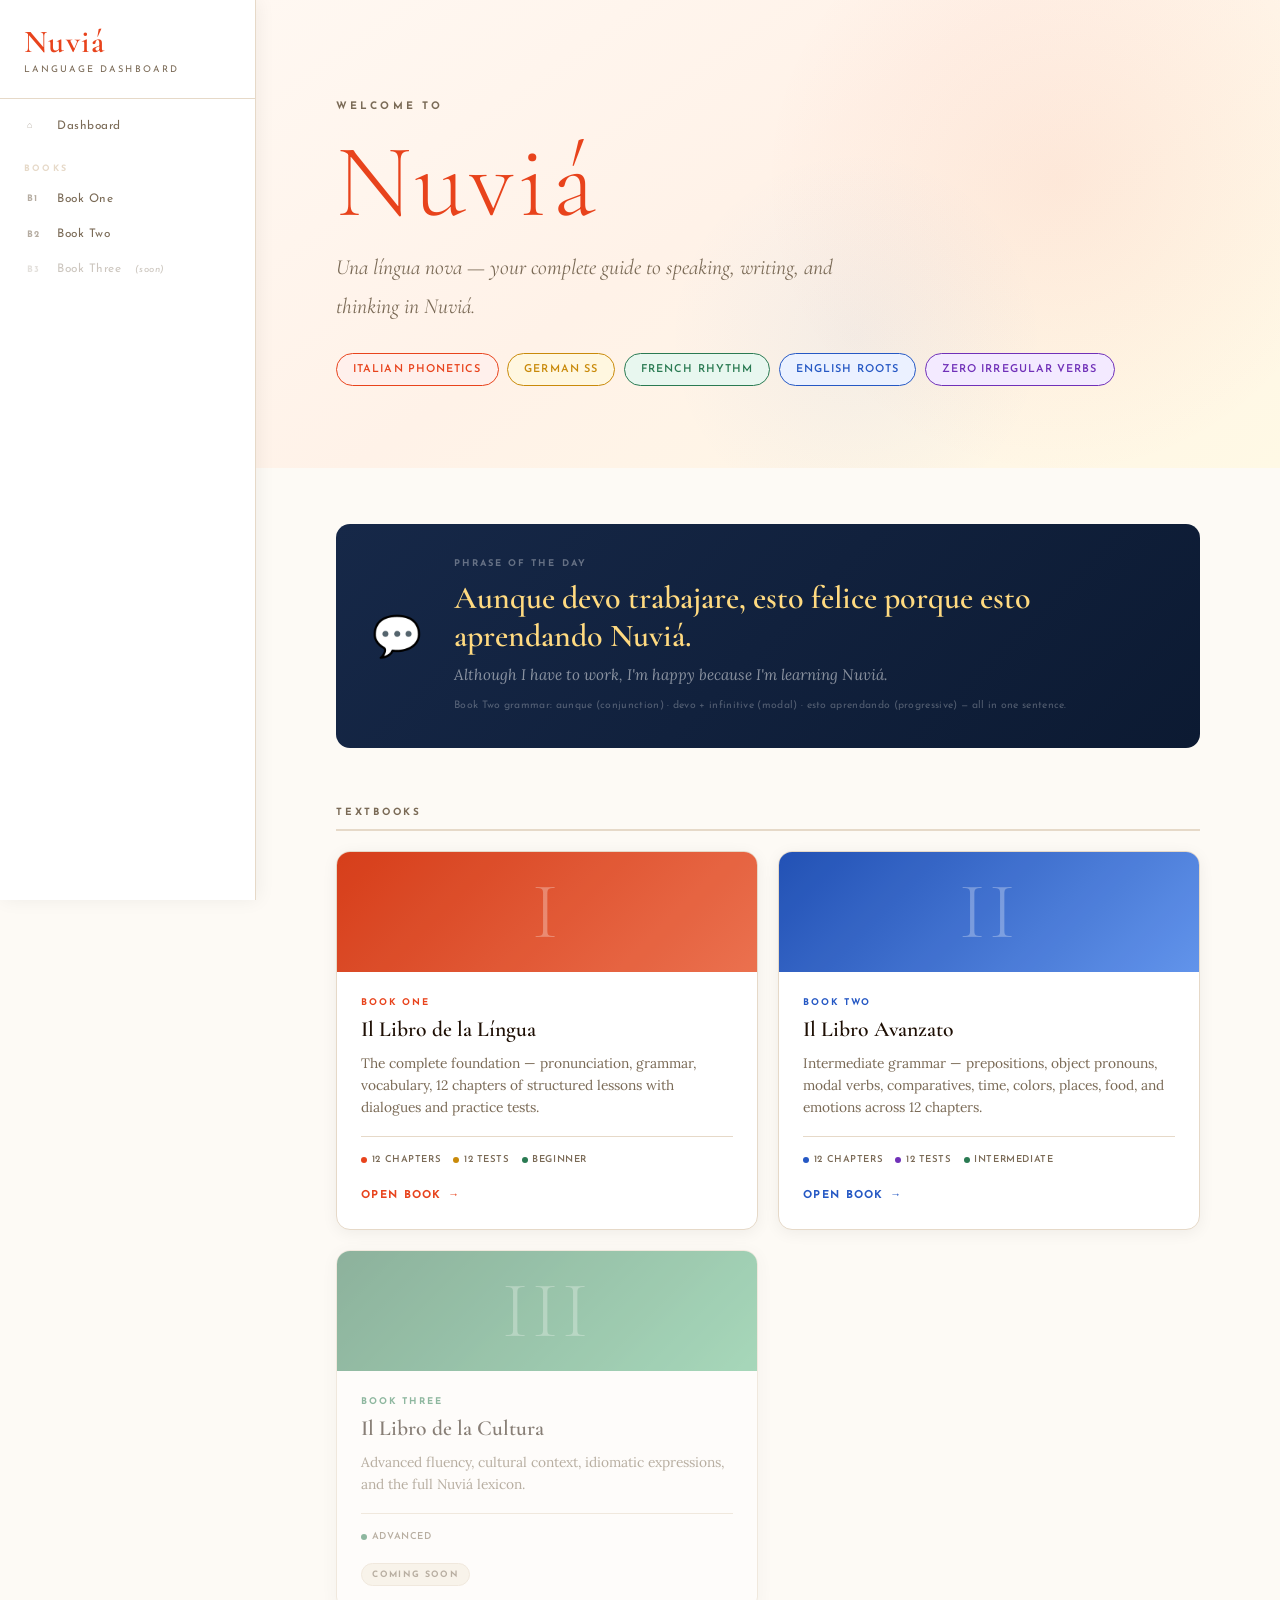
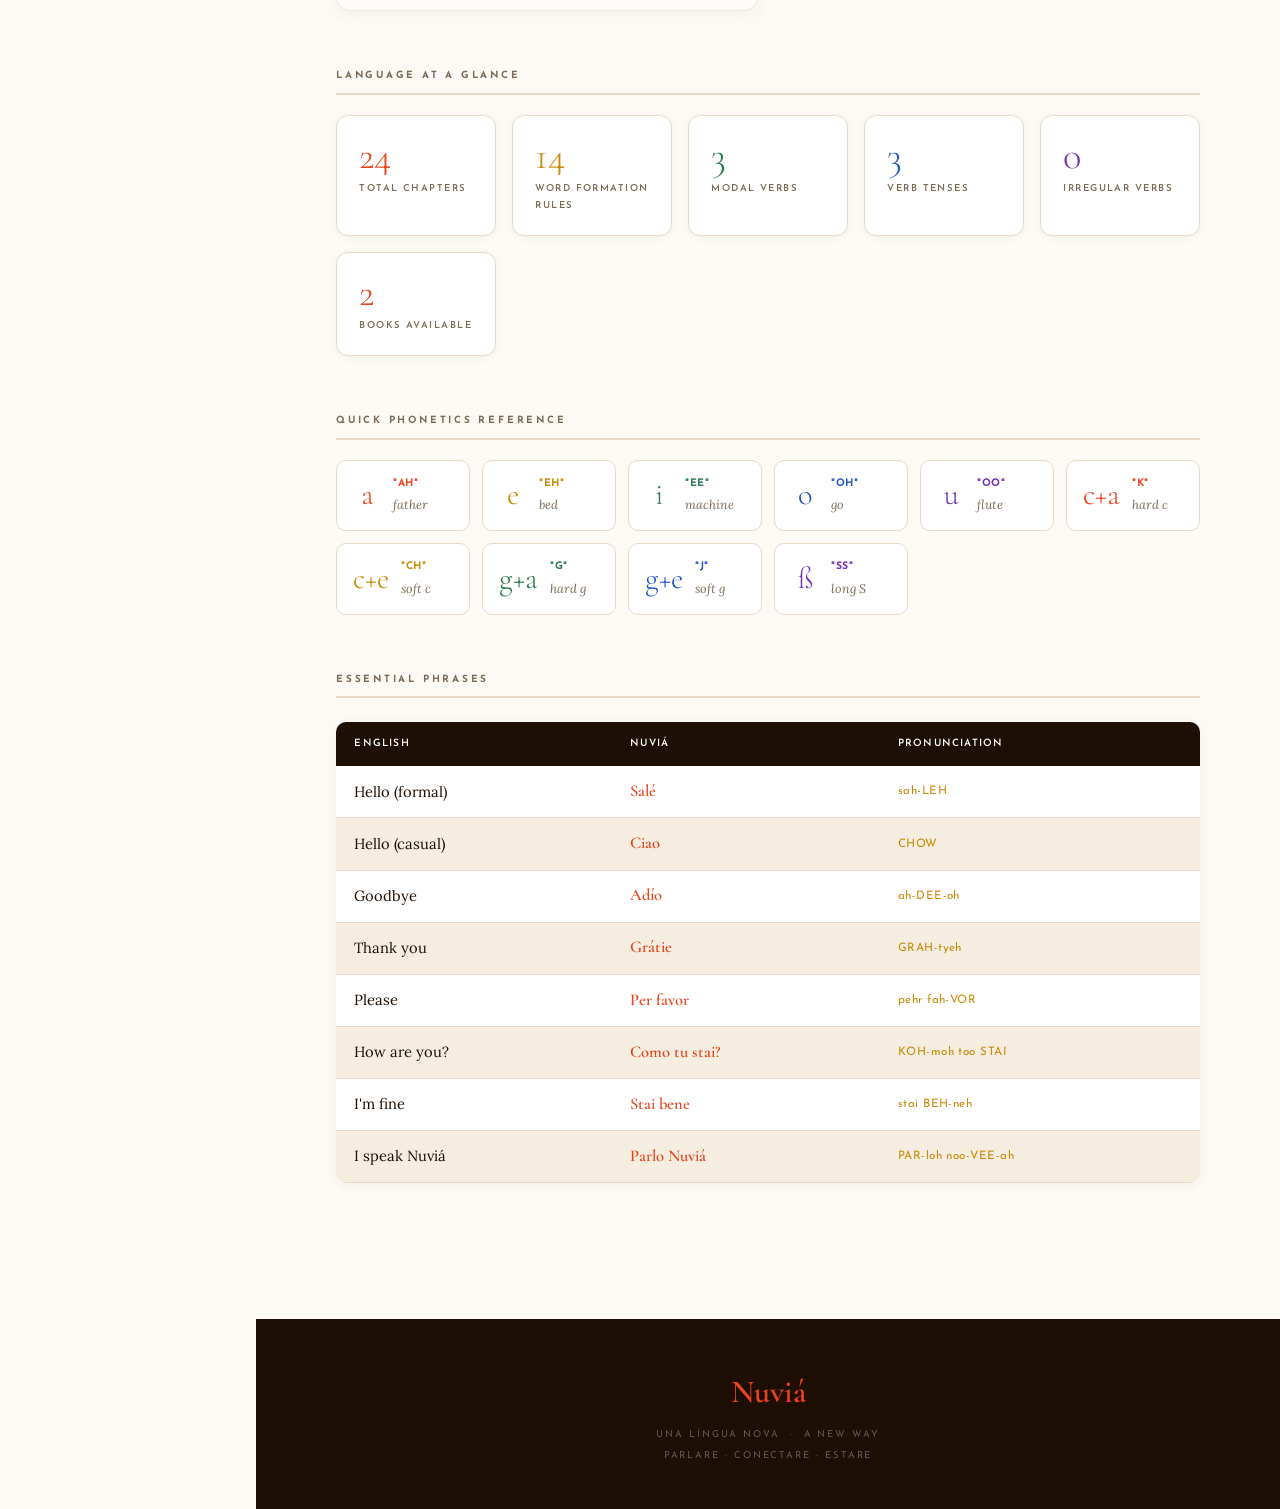
<file: index.html>
<!DOCTYPE html>
<html lang="en">
<head>
  <meta charset="UTF-8">
  <meta name="viewport" content="width=device-width, initial-scale=1.0">
  <title>Nuviá — Dashboard</title>
  <link href="https://fonts.googleapis.com/css2?family=Cormorant+Garamond:ital,wght@0,300;0,400;0,500;0,600;0,700;1,300;1,400;1,600&family=Lora:ital,wght@0,400;0,500;1,400&family=Josefin+Sans:wght@300;400;600;700&display=swap" rel="stylesheet">
  <link rel="stylesheet" href="style.css">
  <style>
    /* ── HERO BANNER ── */
    #db-hero {
      min-height: 52vh;
      background: linear-gradient(145deg, #FFF8F2 0%, #FFF2E8 45%, #FFF9E5 100%);
      display: flex; flex-direction: column;
      justify-content: center; align-items: flex-start;
      padding: 5rem 5rem 4rem;
      position: relative; overflow: hidden;
    }
    #db-hero::before {
      content: ''; position: absolute;
      width: 600px; height: 600px; border-radius: 50%;
      background: radial-gradient(circle, rgba(232,67,28,.07) 0%, transparent 70%);
      top: -120px; right: -80px; pointer-events: none;
    }
    #db-hero::after {
      content: ''; position: absolute;
      width: 380px; height: 380px; border-radius: 50%;
      background: radial-gradient(circle, rgba(37,88,196,.05) 0%, transparent 70%);
      bottom: -60px; left: 40%; pointer-events: none;
    }
    .db-eyebrow {
      font-family: 'Josefin Sans', sans-serif;
      font-size: .65rem; font-weight: 700; letter-spacing: .3em; text-transform: uppercase;
      color: var(--muted); margin-bottom: .85rem;
      position: relative; z-index: 1;
      animation: fu .5s ease both;
    }
    #db-title {
      font-family: 'Cormorant Garamond', serif;
      font-size: clamp(3.5rem, 9vw, 6.5rem); font-weight: 300;
      color: var(--coral); letter-spacing: .04em; line-height: 1;
      position: relative; z-index: 1;
      animation: fu .5s .1s ease both; opacity: 0; animation-fill-mode: forwards;
    }
    #db-sub {
      font-family: 'Cormorant Garamond', serif; font-style: italic;
      font-size: clamp(1rem, 2.5vw, 1.35rem);
      color: var(--muted); margin-top: .9rem; max-width: 500px;
      position: relative; z-index: 1;
      animation: fu .5s .2s ease both; opacity: 0; animation-fill-mode: forwards;
    }
    .db-pills {
      display: flex; flex-wrap: wrap; gap: .55rem; margin-top: 1.75rem;
      position: relative; z-index: 1;
      animation: fu .5s .35s ease both; opacity: 0; animation-fill-mode: forwards;
    }
    .db-pill {
      font-family: 'Josefin Sans', sans-serif; font-size: .68rem; font-weight: 600;
      letter-spacing: .1em; text-transform: uppercase;
      padding: .38rem 1rem; border-radius: 20px; border: 1.5px solid;
    }
    .dp1 { color: var(--coral);  border-color: var(--coral);  background: var(--coral-lt);  }
    .dp2 { color: var(--gold);   border-color: var(--gold);   background: var(--gold-lt);   }
    .dp3 { color: var(--sage);   border-color: var(--sage);   background: var(--sage-lt);   }
    .dp4 { color: var(--blue);   border-color: var(--blue);   background: var(--blue-lt);   }
    .dp5 { color: var(--purple); border-color: var(--purple); background: var(--purple-lt); }

    /* ── CONTENT ── */
    #db-content { padding: 3.5rem 5rem 5rem; max-width: 1100px; }
    .db-sec-title {
      font-family: 'Josefin Sans', sans-serif;
      font-size: .62rem; font-weight: 700; letter-spacing: .28em; text-transform: uppercase;
      color: var(--muted); margin-bottom: 1.25rem;
      padding-bottom: .5rem; border-bottom: 2px solid var(--border);
    }

    /* ── PHRASE OF THE DAY ── */
    .potd {
      background: linear-gradient(135deg, #162848 0%, #0C1A32 100%);
      border-radius: 14px; padding: 2rem 2.25rem;
      margin-bottom: 3.5rem;
      display: flex; align-items: center; gap: 2rem; flex-wrap: wrap;
    }
    .potd-icon { font-size: 2.5rem; flex-shrink: 0; }
    .potd-body { flex: 1; min-width: 200px; }
    .potd-label {
      font-family: 'Josefin Sans', sans-serif;
      font-size: .58rem; font-weight: 700; letter-spacing: .22em; text-transform: uppercase;
      color: rgba(255,255,255,.35); margin-bottom: .4rem;
    }
    .potd-phrase {
      font-family: 'Cormorant Garamond', serif;
      font-size: clamp(1.35rem, 3.5vw, 2rem); font-weight: 600; color: #FFDA80; line-height: 1.2;
    }
    .potd-trans {
      font-family: 'Lora', serif; font-style: italic;
      font-size: .95rem; color: rgba(255,255,255,.5); margin-top: .35rem;
    }
    .potd-note {
      font-family: 'Josefin Sans', sans-serif;
      font-size: .65rem; color: rgba(255,255,255,.28); margin-top: .55rem; letter-spacing: .03em;
    }

    /* ── BOOK CARDS ── */
    .book-grid {
      display: grid;
      grid-template-columns: repeat(auto-fill, minmax(280px, 1fr));
      gap: 1.25rem; margin-bottom: 3.5rem;
    }
    .book-card {
      background: var(--white); border-radius: 14px;
      border: 1.5px solid var(--border); overflow: hidden;
      box-shadow: 0 3px 16px rgba(0,0,0,.06);
      transition: transform .2s, box-shadow .2s;
      text-decoration: none; display: flex; flex-direction: column;
    }
    .book-card:hover { transform: translateY(-4px); box-shadow: 0 10px 30px rgba(0,0,0,.11); }
    .book-banner {
      height: 120px; display: flex; align-items: center; justify-content: center;
      position: relative; overflow: hidden;
    }
    .book-banner::after { content: ''; position: absolute; inset: 0; background: rgba(0,0,0,.08); }
    .book-numeral {
      font-family: 'Cormorant Garamond', serif;
      font-size: 5rem; font-weight: 300; color: rgba(255,255,255,.3);
      position: relative; z-index: 1; line-height: 1; letter-spacing: .05em;
    }
    .book-body { padding: 1.4rem 1.5rem 1.5rem; flex: 1; display: flex; flex-direction: column; }
    .book-sublabel {
      font-family: 'Josefin Sans', sans-serif;
      font-size: .58rem; font-weight: 700; letter-spacing: .2em; text-transform: uppercase;
      margin-bottom: .35rem;
    }
    .book-title {
      font-family: 'Cormorant Garamond', serif;
      font-size: 1.35rem; font-weight: 600; color: var(--text); line-height: 1.2; margin-bottom: .6rem;
    }
    .book-desc {
      font-family: 'Lora', serif; font-size: .86rem; color: var(--muted); line-height: 1.6; flex: 1;
    }
    .book-meta {
      display: flex; align-items: center; gap: .75rem;
      margin-top: 1.1rem; padding-top: .9rem; border-top: 1px solid var(--border);
    }
    .book-meta-item {
      font-family: 'Josefin Sans', sans-serif;
      font-size: .6rem; font-weight: 600; letter-spacing: .06em; text-transform: uppercase;
      color: var(--muted); display: flex; align-items: center; gap: .3rem;
    }
    .book-dot { width: 6px; height: 6px; border-radius: 50%; }
    .book-cta {
      display: inline-flex; align-items: center; gap: .4rem;
      margin-top: 1.1rem;
      font-family: 'Josefin Sans', sans-serif;
      font-size: .68rem; font-weight: 700; letter-spacing: .12em; text-transform: uppercase;
      color: var(--coral); text-decoration: none;
      transition: gap .18s;
    }
    .book-cta::after { content: '→'; transition: transform .18s; }
    .book-card:hover .book-cta::after { transform: translateX(4px); }
    .book-card.soon { opacity: .52; pointer-events: none; }
    .soon-tag {
      font-family: 'Josefin Sans', sans-serif;
      font-size: .55rem; font-weight: 700; letter-spacing: .15em; text-transform: uppercase;
      background: var(--parchment); color: var(--muted);
      border: 1px solid var(--border); border-radius: 20px;
      padding: .18rem .65rem; margin-top: 1.1rem; align-self: flex-start;
    }

    /* ── STATS ── */
    .stats-row {
      display: grid; grid-template-columns: repeat(auto-fill, minmax(155px, 1fr));
      gap: 1rem; margin-bottom: 3.5rem;
    }
    .stat-card {
      background: var(--white); border-radius: 12px; padding: 1.3rem 1.4rem;
      border: 1.5px solid var(--border); box-shadow: 0 2px 8px rgba(0,0,0,.04);
    }
    .stat-num { font-family: 'Cormorant Garamond', serif; font-size: 2.4rem; font-weight: 300; line-height: 1; }
    .stat-label { font-family: 'Josefin Sans', sans-serif; font-size: .6rem; font-weight: 600; letter-spacing: .15em; text-transform: uppercase; color: var(--muted); margin-top: .3rem; }

    /* ── QUICK REF ── */
    .ref-grid {
      display: grid; grid-template-columns: repeat(auto-fill, minmax(120px, 1fr));
      gap: .75rem; margin-bottom: 3.5rem;
    }
    .ref-card {
      background: var(--white); border-radius: 10px; padding: .9rem 1rem;
      border: 1.5px solid var(--border); display: flex; align-items: center; gap: .75rem;
    }
    .ref-letter { font-family: 'Cormorant Garamond', serif; font-size: 1.9rem; font-weight: 300; line-height: 1; min-width: 28px; text-align: center; }
    .ref-sound { font-family: 'Josefin Sans', sans-serif; font-size: .65rem; font-weight: 700; letter-spacing: .06em; text-transform: uppercase; }
    .ref-ex { font-size: .78rem; color: var(--muted); font-style: italic; }

    /* ── NAV SECTION LABEL ── */
    .nav-sec { font-family: 'Josefin Sans', sans-serif; font-size: .55rem; font-weight: 700; letter-spacing: .25em; text-transform: uppercase; color: var(--border); padding: 1.1rem 1.5rem .3rem; }

    @media (max-width: 900px) {
      #db-hero    { padding: 3.5rem 1.75rem 3rem; }
      #db-content { padding: 2.5rem 1.75rem 4rem; }
    }
  </style>
</head>
<body>

<div id="overlay" onclick="closeNav()"></div>
<button id="nav-toggle" onclick="toggleNav()" aria-label="Menu">
  <span></span><span></span><span></span>
</button>

<nav id="nav">
  <div id="nav-hd">
    <div id="nav-logo">Nuviá</div>
    <div id="nav-sub">Language Dashboard</div>
  </div>
  <ul>
    <li><a href="index.html" class="active"><span class="cn">⌂</span> Dashboard</a></li>
    <li class="nav-sec">Books</li>
    <li><a href="book1.html"><span class="cn">B1</span> Book One</a></li>
    <li><a href="book2.html"><span class="cn">B2</span> Book Two</a></li>
    <li><a href="#" style="opacity:.38;pointer-events:none;"><span class="cn">B3</span> Book Three <em style="font-size:.6rem;margin-left:.2rem;">(soon)</em></a></li>
  </ul>
</nav>

<div id="main">

  <section id="db-hero">
    <div class="db-eyebrow">Welcome to</div>
    <div id="db-title">Nuviá</div>
    <div id="db-sub">Una língua nova — your complete guide to speaking, writing, and thinking in Nuviá.</div>
    <div class="db-pills">
      <span class="db-pill dp1">Italian Phonetics</span>
      <span class="db-pill dp2">German ß</span>
      <span class="db-pill dp3">French Rhythm</span>
      <span class="db-pill dp4">English Roots</span>
      <span class="db-pill dp5">Zero Irregular Verbs</span>
    </div>
  </section>

  <div id="db-content">

    <!-- PHRASE OF THE DAY -->
    <div class="potd">
      <div class="potd-icon">💬</div>
      <div class="potd-body">
        <div class="potd-label">Phrase of the Day</div>
        <div class="potd-phrase">Aunque devo trabajare, esto felice porque esto aprendando Nuviá.</div>
        <div class="potd-trans">Although I have to work, I'm happy because I'm learning Nuviá.</div>
        <div class="potd-note">Book Two grammar: aunque (conjunction) · devo + infinitive (modal) · esto aprendando (progressive) — all in one sentence.</div>
      </div>
    </div>

    <!-- BOOKS -->
    <div class="db-sec-title">Textbooks</div>
    <div class="book-grid">

      <a href="book1.html" class="book-card">
        <div class="book-banner" style="background:linear-gradient(135deg,var(--coral) 0%,#FF7A55 100%);">
          <span class="book-numeral">I</span>
        </div>
        <div class="book-body">
          <div class="book-sublabel" style="color:var(--coral);">Book One</div>
          <div class="book-title">Il Libro de la Língua</div>
          <div class="book-desc">The complete foundation — pronunciation, grammar, vocabulary, 12 chapters of structured lessons with dialogues and practice tests.</div>
          <div class="book-meta">
            <span class="book-meta-item"><span class="book-dot" style="background:var(--coral);"></span>12 Chapters</span>
            <span class="book-meta-item"><span class="book-dot" style="background:var(--gold);"></span>12 Tests</span>
            <span class="book-meta-item"><span class="book-dot" style="background:var(--sage);"></span>Beginner</span>
          </div>
          <span class="book-cta">Open Book</span>
        </div>
      </a>

      <a href="book2.html" class="book-card">
        <div class="book-banner" style="background:linear-gradient(135deg,var(--blue) 0%,#6AA0FF 100%);">
          <span class="book-numeral">II</span>
        </div>
        <div class="book-body">
          <div class="book-sublabel" style="color:var(--blue);">Book Two</div>
          <div class="book-title">Il Libro Avanzato</div>
          <div class="book-desc">Intermediate grammar — prepositions, object pronouns, modal verbs, comparatives, time, colors, places, food, and emotions across 12 chapters.</div>
          <div class="book-meta">
            <span class="book-meta-item"><span class="book-dot" style="background:var(--blue);"></span>12 Chapters</span>
            <span class="book-meta-item"><span class="book-dot" style="background:var(--purple);"></span>12 Tests</span>
            <span class="book-meta-item"><span class="book-dot" style="background:var(--sage);"></span>Intermediate</span>
          </div>
          <span class="book-cta" style="color:var(--blue);">Open Book</span>
        </div>
      </a>

      <div class="book-card soon">
        <div class="book-banner" style="background:linear-gradient(135deg,var(--sage) 0%,#60C890 100%);">
          <span class="book-numeral">III</span>
        </div>
        <div class="book-body">
          <div class="book-sublabel" style="color:var(--sage);">Book Three</div>
          <div class="book-title">Il Libro de la Cultura</div>
          <div class="book-desc">Advanced fluency, cultural context, idiomatic expressions, and the full Nuviá lexicon.</div>
          <div class="book-meta"><span class="book-meta-item"><span class="book-dot" style="background:var(--sage);"></span>Advanced</span></div>
          <span class="soon-tag">Coming Soon</span>
        </div>
      </div>

    </div>

    <!-- STATS -->
    <div class="db-sec-title">Language at a Glance</div>
    <div class="stats-row">
      <div class="stat-card"><div class="stat-num" style="color:var(--coral);">24</div><div class="stat-label">Total Chapters</div></div>
      <div class="stat-card"><div class="stat-num" style="color:var(--gold);">14</div><div class="stat-label">Word Formation Rules</div></div>
      <div class="stat-card"><div class="stat-num" style="color:var(--sage);">3</div><div class="stat-label">Modal Verbs</div></div>
      <div class="stat-card"><div class="stat-num" style="color:var(--blue);">3</div><div class="stat-label">Verb Tenses</div></div>
      <div class="stat-card"><div class="stat-num" style="color:var(--purple);">0</div><div class="stat-label">Irregular Verbs</div></div>
      <div class="stat-card"><div class="stat-num" style="color:var(--coral);">2</div><div class="stat-label">Books Available</div></div>
    </div>

    <!-- PHONETICS QUICK REF -->
    <div class="db-sec-title">Quick Phonetics Reference</div>
    <div class="ref-grid">
      <div class="ref-card"><span class="ref-letter" style="color:var(--coral);">a</span><div><div class="ref-sound" style="color:var(--coral);">"ah"</div><div class="ref-ex">father</div></div></div>
      <div class="ref-card"><span class="ref-letter" style="color:var(--gold);">e</span><div><div class="ref-sound" style="color:var(--gold);">"eh"</div><div class="ref-ex">bed</div></div></div>
      <div class="ref-card"><span class="ref-letter" style="color:var(--sage);">i</span><div><div class="ref-sound" style="color:var(--sage);">"ee"</div><div class="ref-ex">machine</div></div></div>
      <div class="ref-card"><span class="ref-letter" style="color:var(--blue);">o</span><div><div class="ref-sound" style="color:var(--blue);">"oh"</div><div class="ref-ex">go</div></div></div>
      <div class="ref-card"><span class="ref-letter" style="color:var(--purple);">u</span><div><div class="ref-sound" style="color:var(--purple);">"oo"</div><div class="ref-ex">flute</div></div></div>
      <div class="ref-card"><span class="ref-letter" style="color:var(--coral);">c+a</span><div><div class="ref-sound" style="color:var(--coral);">"k"</div><div class="ref-ex">hard c</div></div></div>
      <div class="ref-card"><span class="ref-letter" style="color:var(--gold);">c+e</span><div><div class="ref-sound" style="color:var(--gold);">"ch"</div><div class="ref-ex">soft c</div></div></div>
      <div class="ref-card"><span class="ref-letter" style="color:var(--sage);">g+a</span><div><div class="ref-sound" style="color:var(--sage);">"g"</div><div class="ref-ex">hard g</div></div></div>
      <div class="ref-card"><span class="ref-letter" style="color:var(--blue);">g+e</span><div><div class="ref-sound" style="color:var(--blue);">"j"</div><div class="ref-ex">soft g</div></div></div>
      <div class="ref-card"><span class="ref-letter" style="color:var(--purple);">ß</span><div><div class="ref-sound" style="color:var(--purple);">"ss"</div><div class="ref-ex">long S</div></div></div>
    </div>

    <!-- ESSENTIAL PHRASES -->
    <div class="db-sec-title">Essential Phrases</div>
    <table class="nt" style="margin-bottom:3.5rem;">
      <thead><tr><th>English</th><th>Nuviá</th><th>Pronunciation</th></tr></thead>
      <tbody>
        <tr><td>Hello (formal)</td><td class="nv">Salé</td><td class="ph">sah-LEH</td></tr>
        <tr><td>Hello (casual)</td><td class="nv">Ciao</td><td class="ph">CHOW</td></tr>
        <tr><td>Goodbye</td><td class="nv">Adío</td><td class="ph">ah-DEE-oh</td></tr>
        <tr><td>Thank you</td><td class="nv">Grátie</td><td class="ph">GRAH-tyeh</td></tr>
        <tr><td>Please</td><td class="nv">Per favor</td><td class="ph">pehr fah-VOR</td></tr>
        <tr><td>How are you?</td><td class="nv">Como tu stai?</td><td class="ph">KOH-moh too STAI</td></tr>
        <tr><td>I'm fine</td><td class="nv">Stai bene</td><td class="ph">stai BEH-neh</td></tr>
        <tr><td>I speak Nuviá</td><td class="nv">Parlo Nuviá</td><td class="ph">PAR-loh noo-VEE-ah</td></tr>
      </tbody>
    </table>

  </div>

  <footer id="ft">
    <div class="fl">Nuviá</div>
    <p>Una Língua Nova &nbsp;·&nbsp; A New Way</p>
    <p style="margin-top:.3rem;">Parlare · Conectare · Estare</p>
  </footer>

</div>
<script src="main.js"></script>
</body>
</html>
</file>
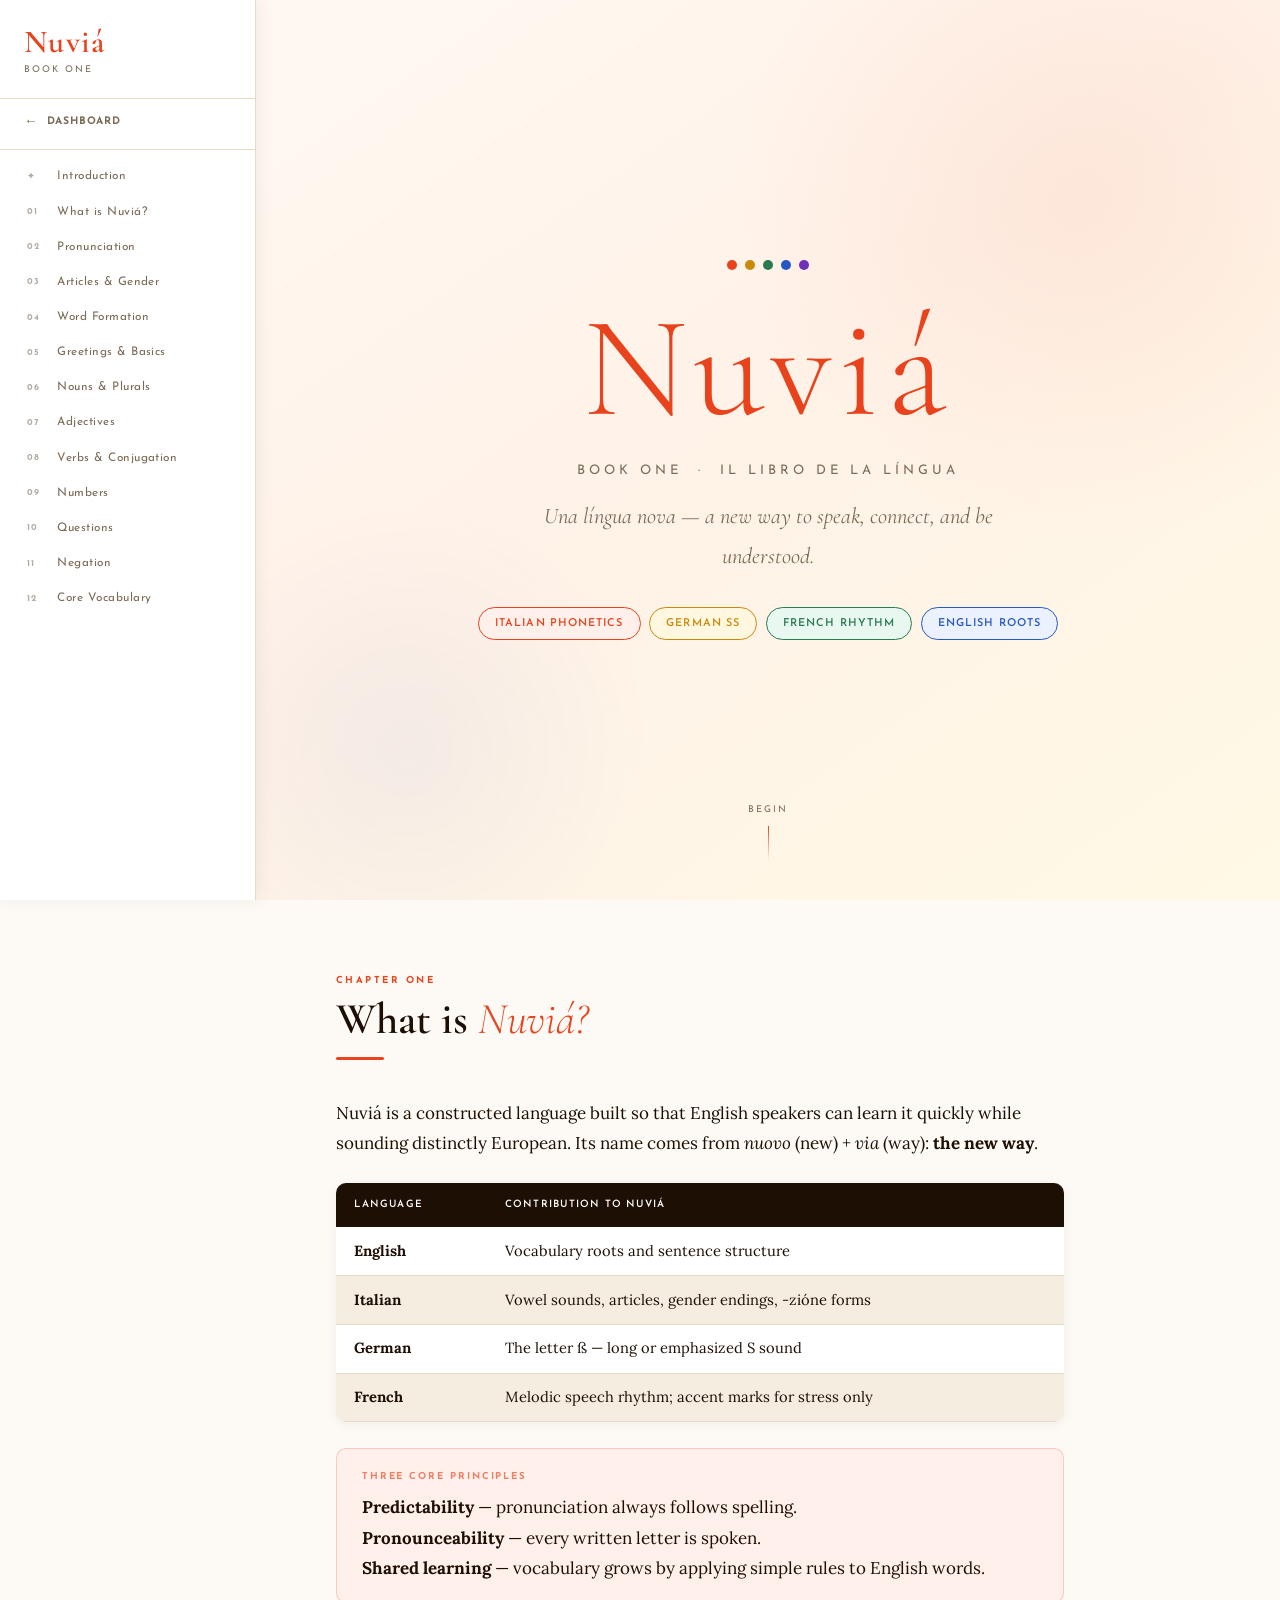
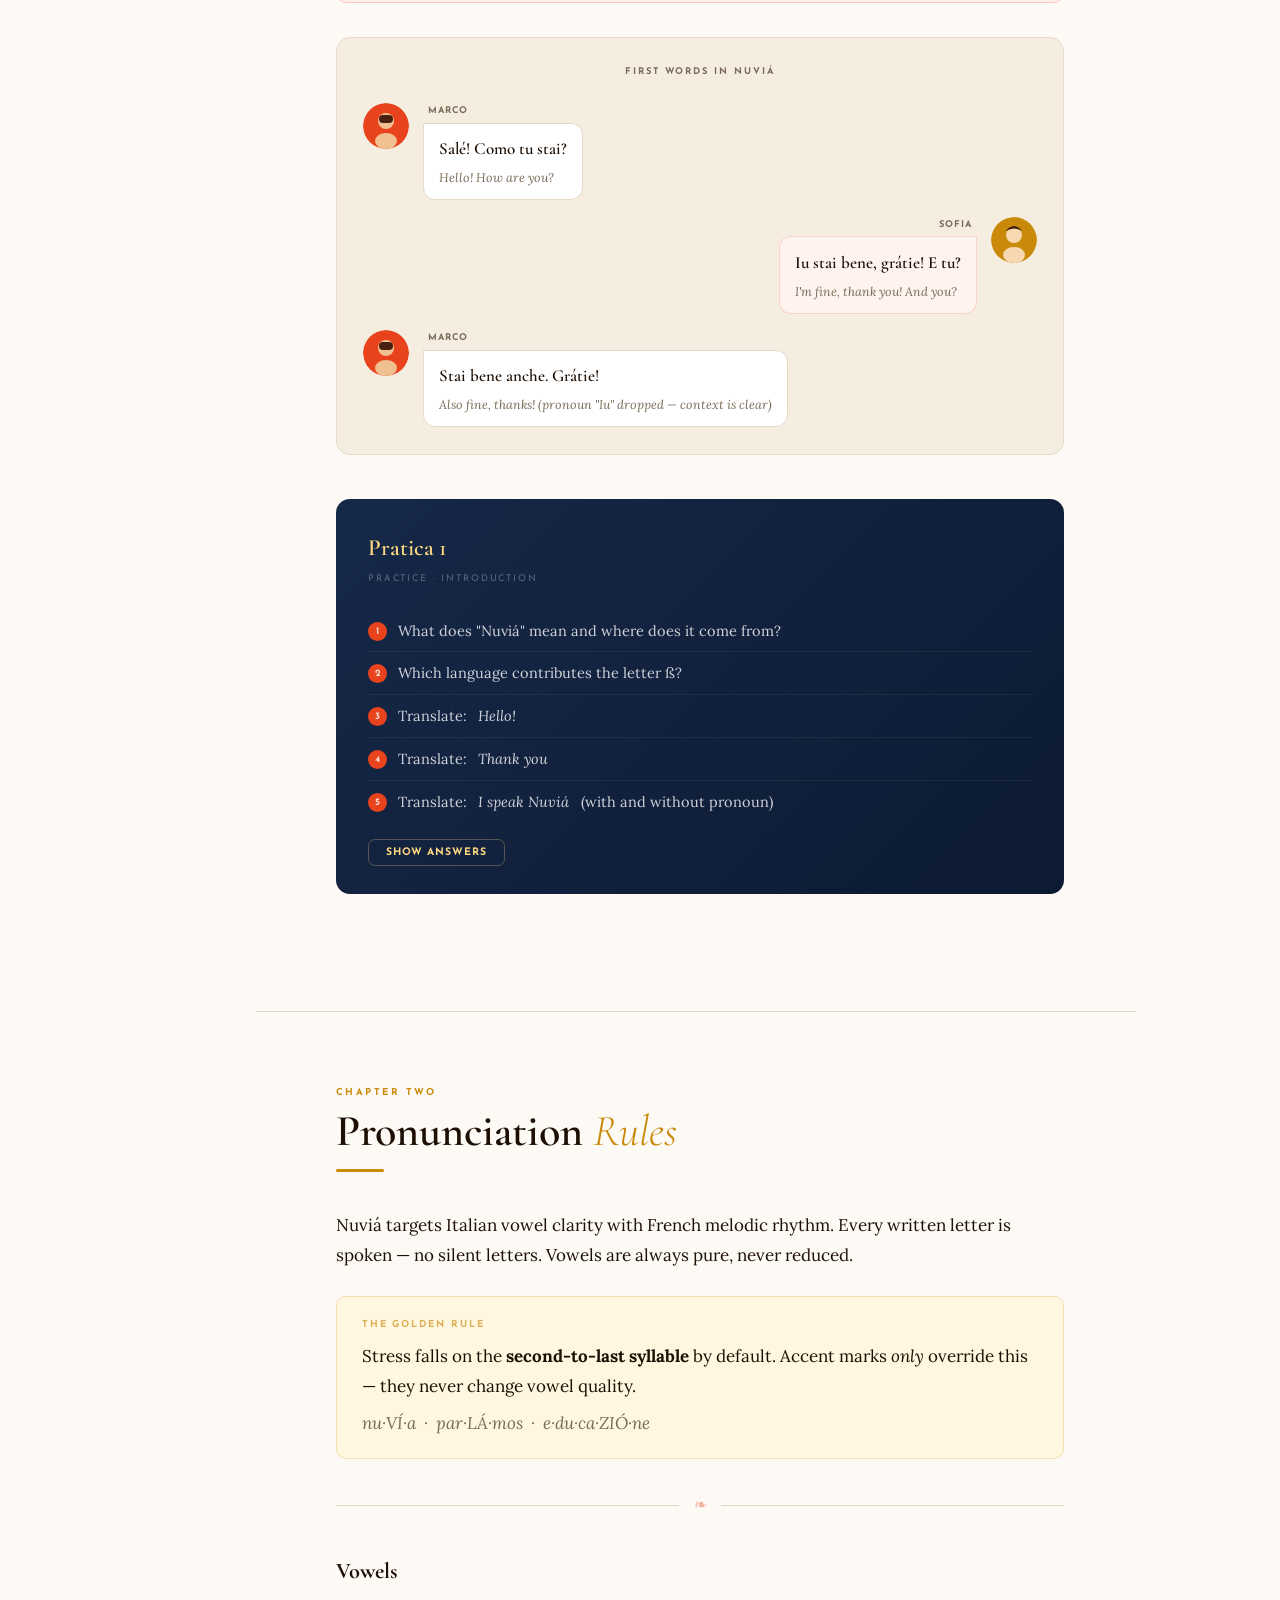
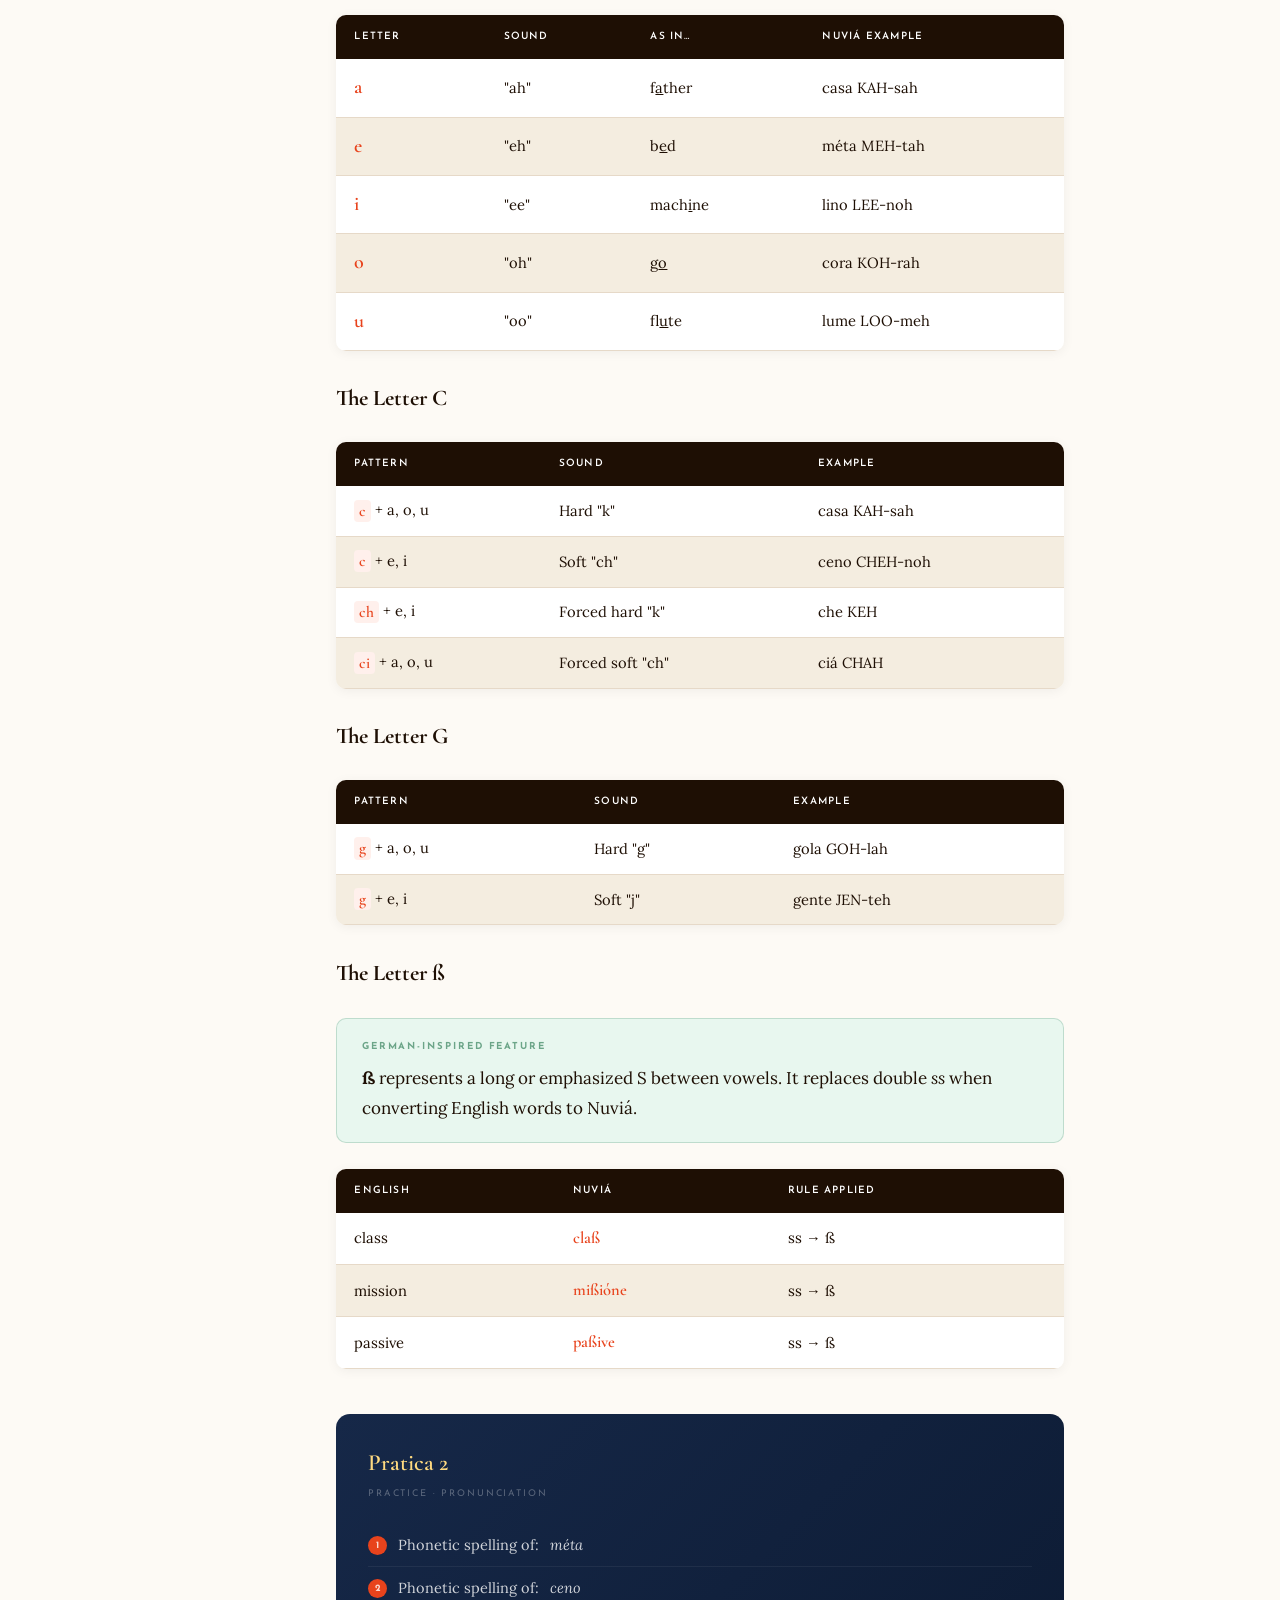
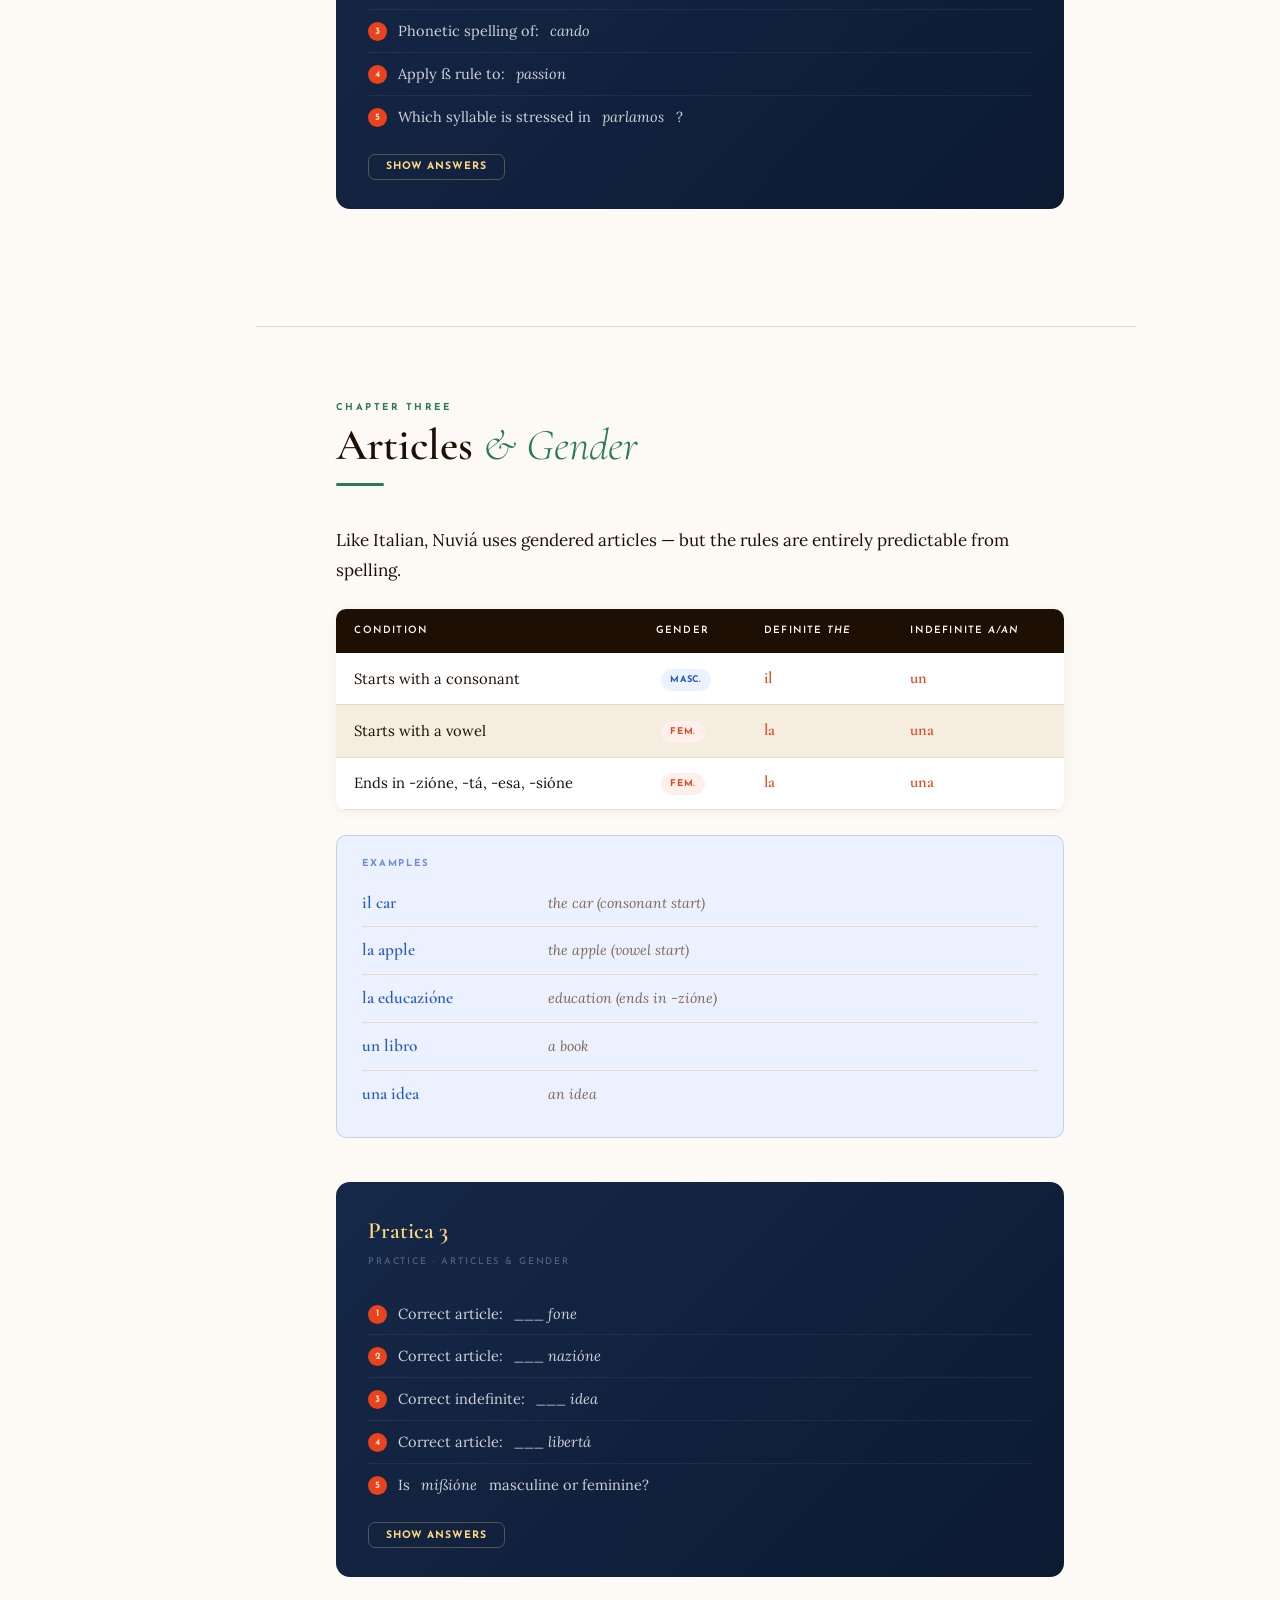
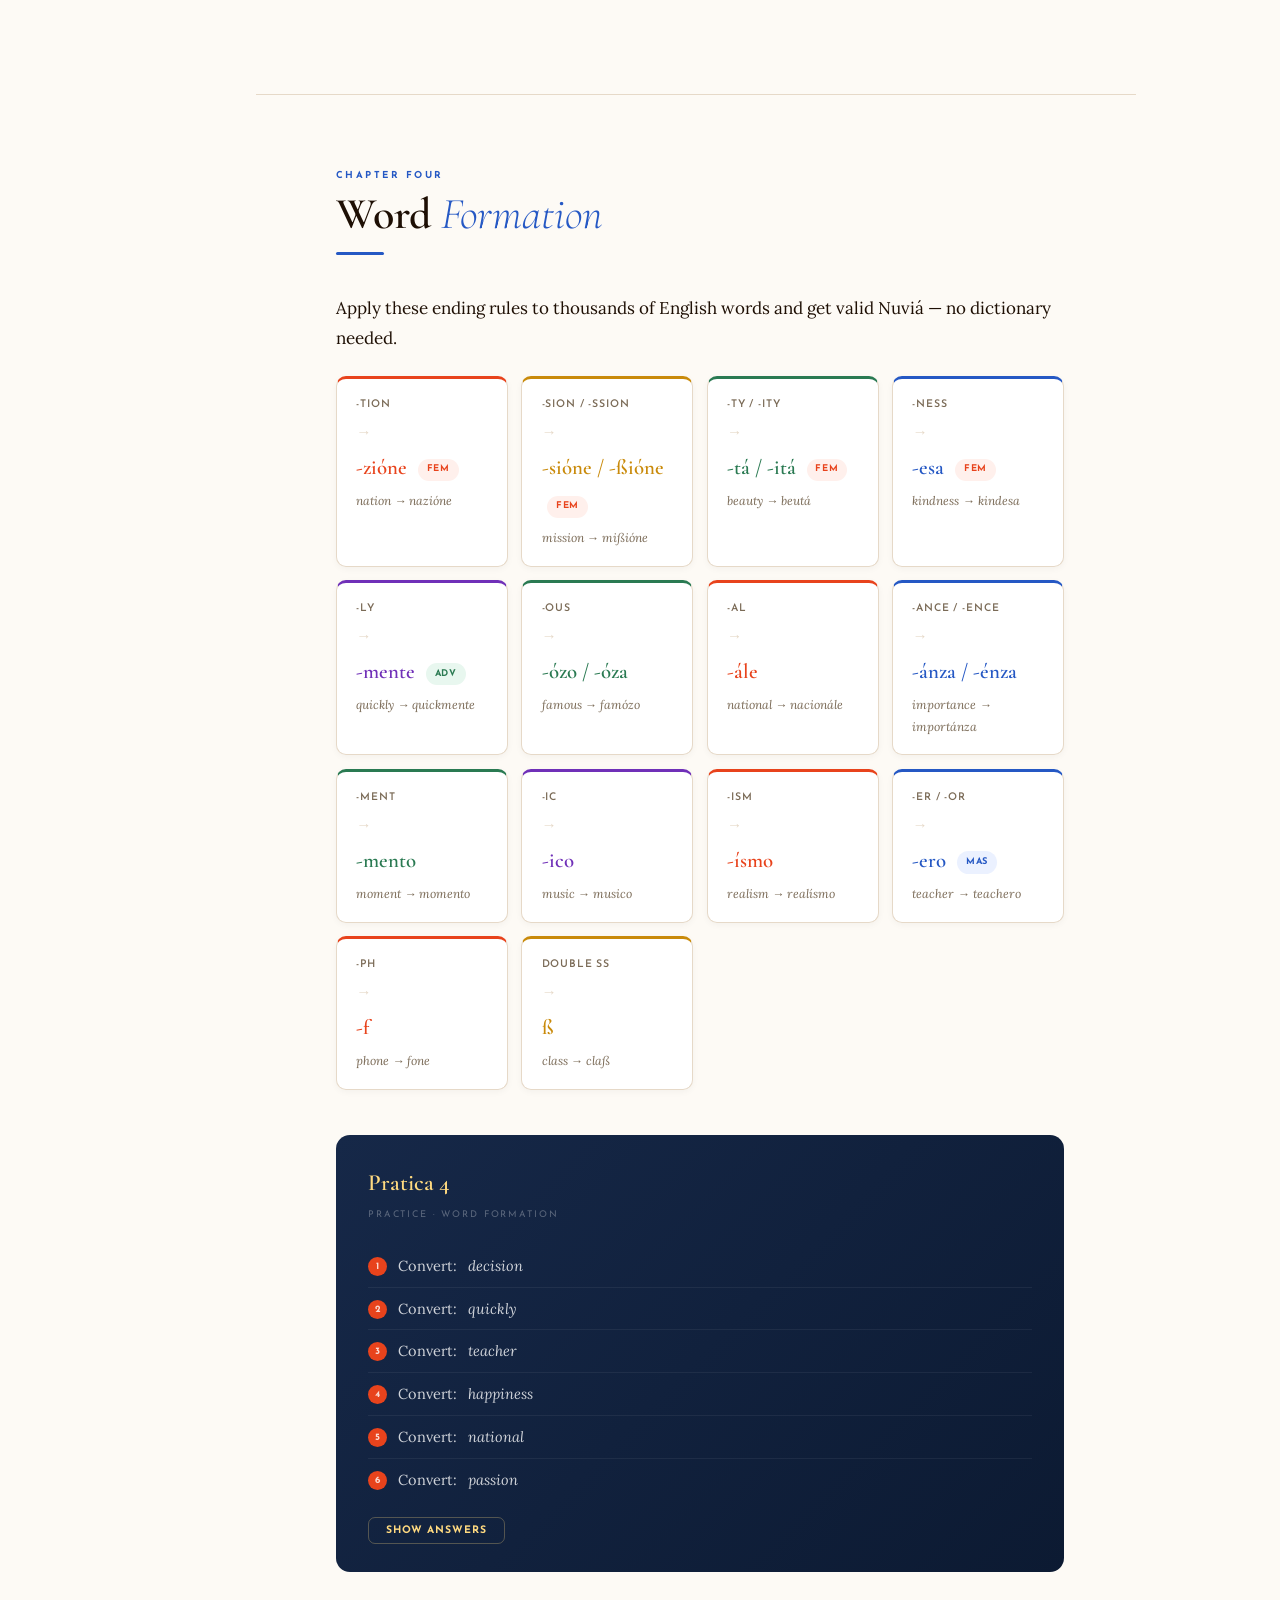
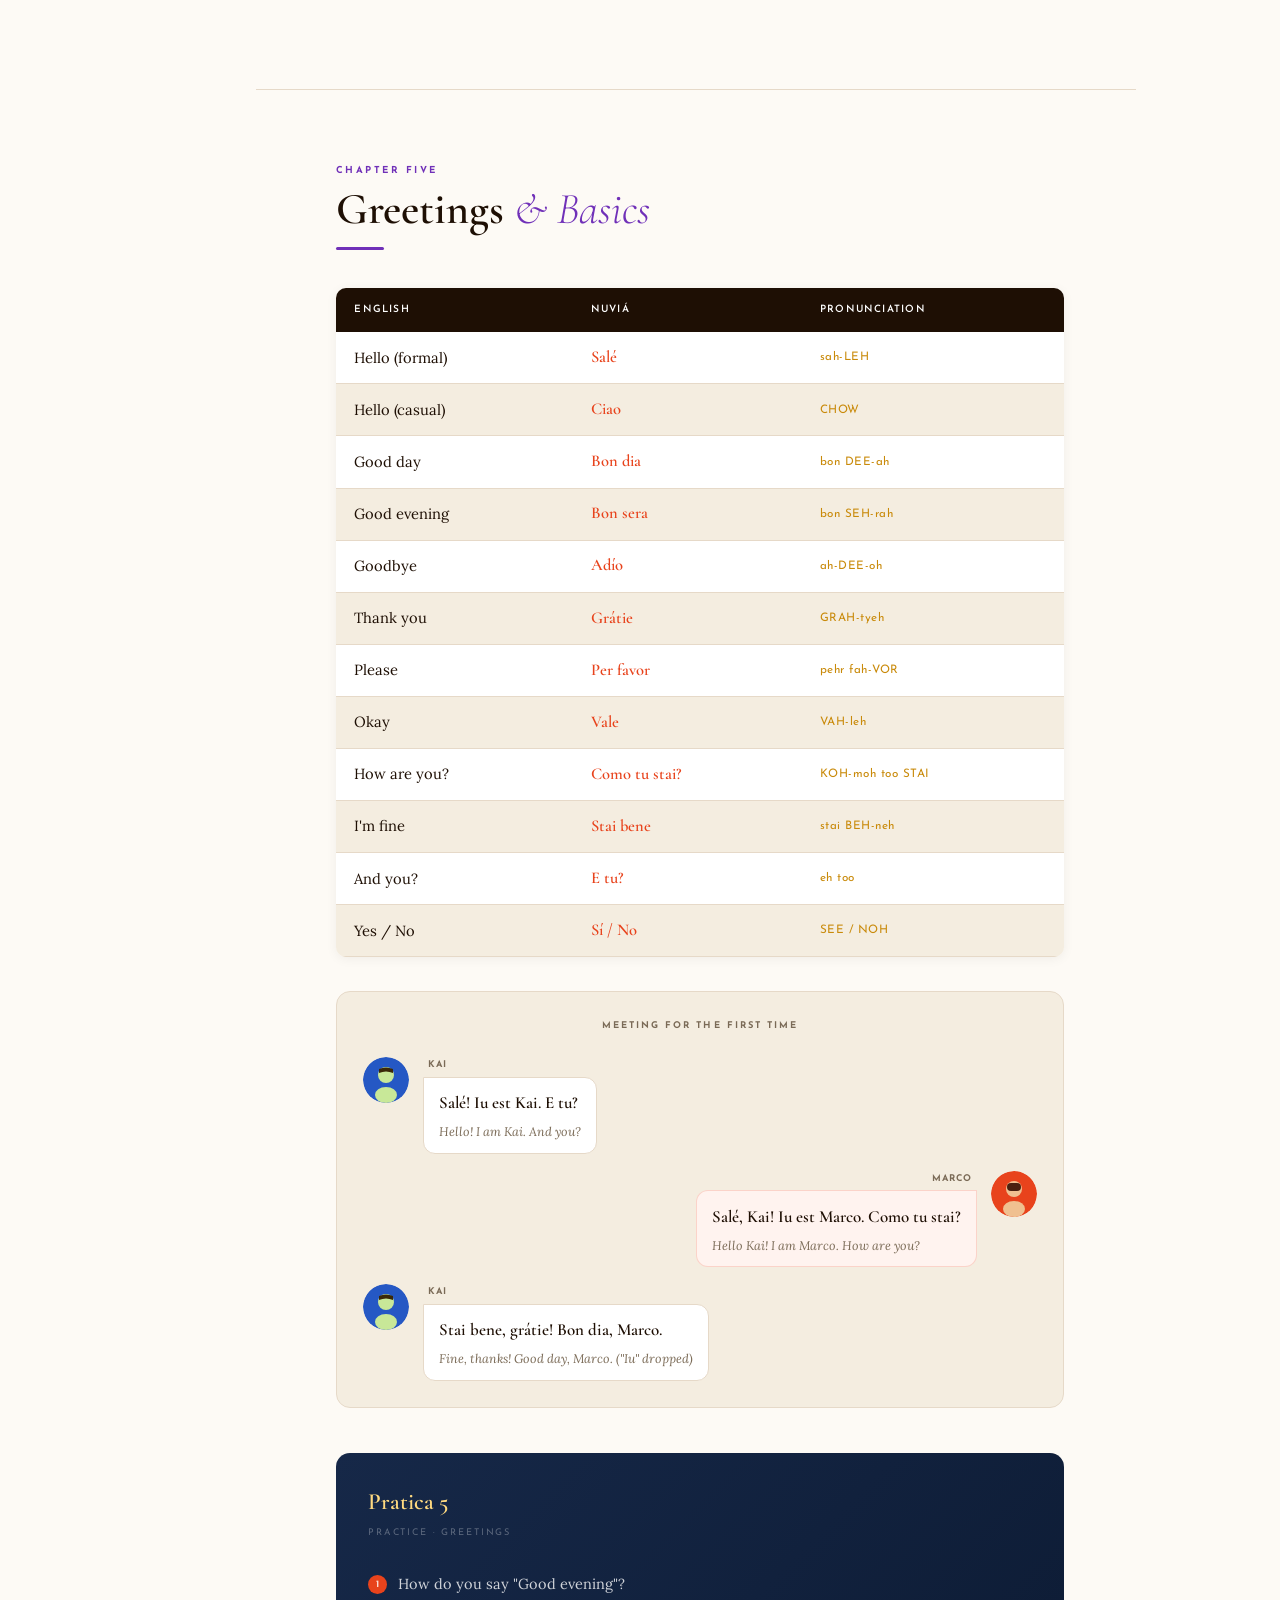
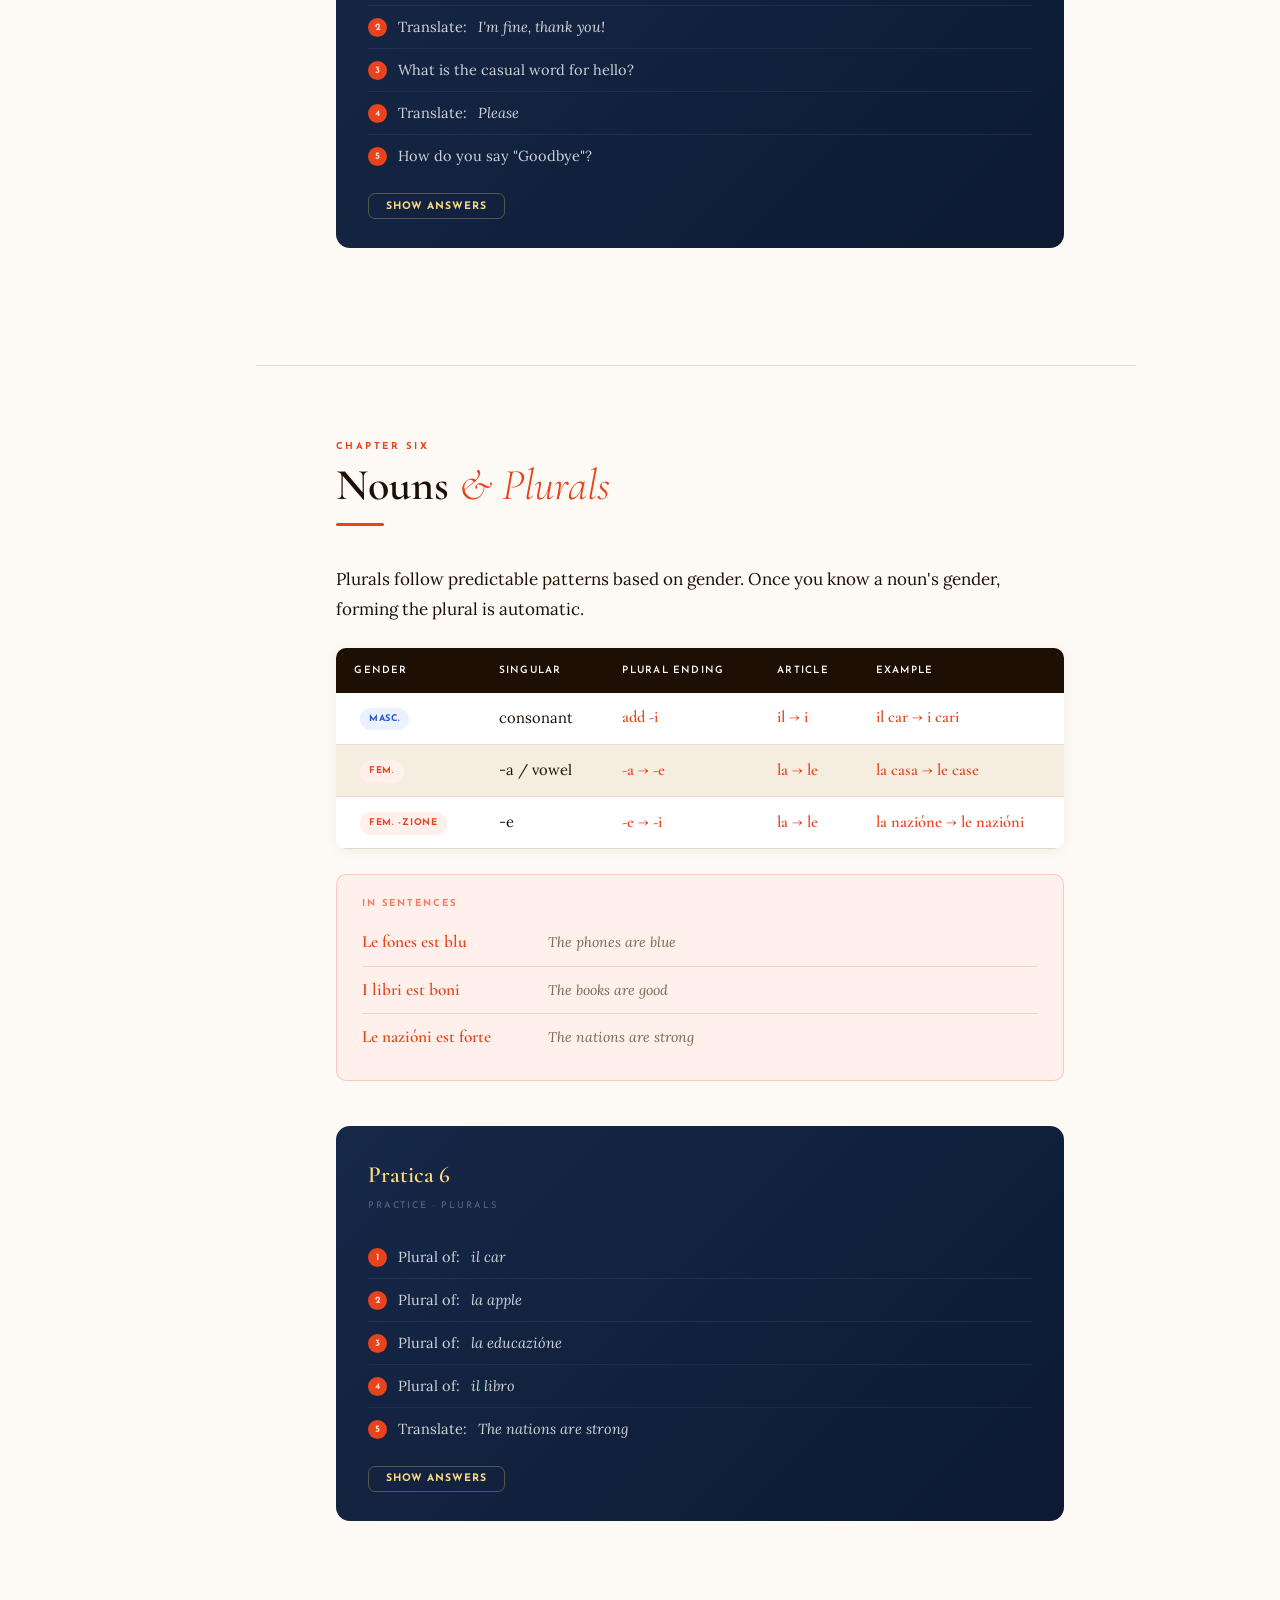
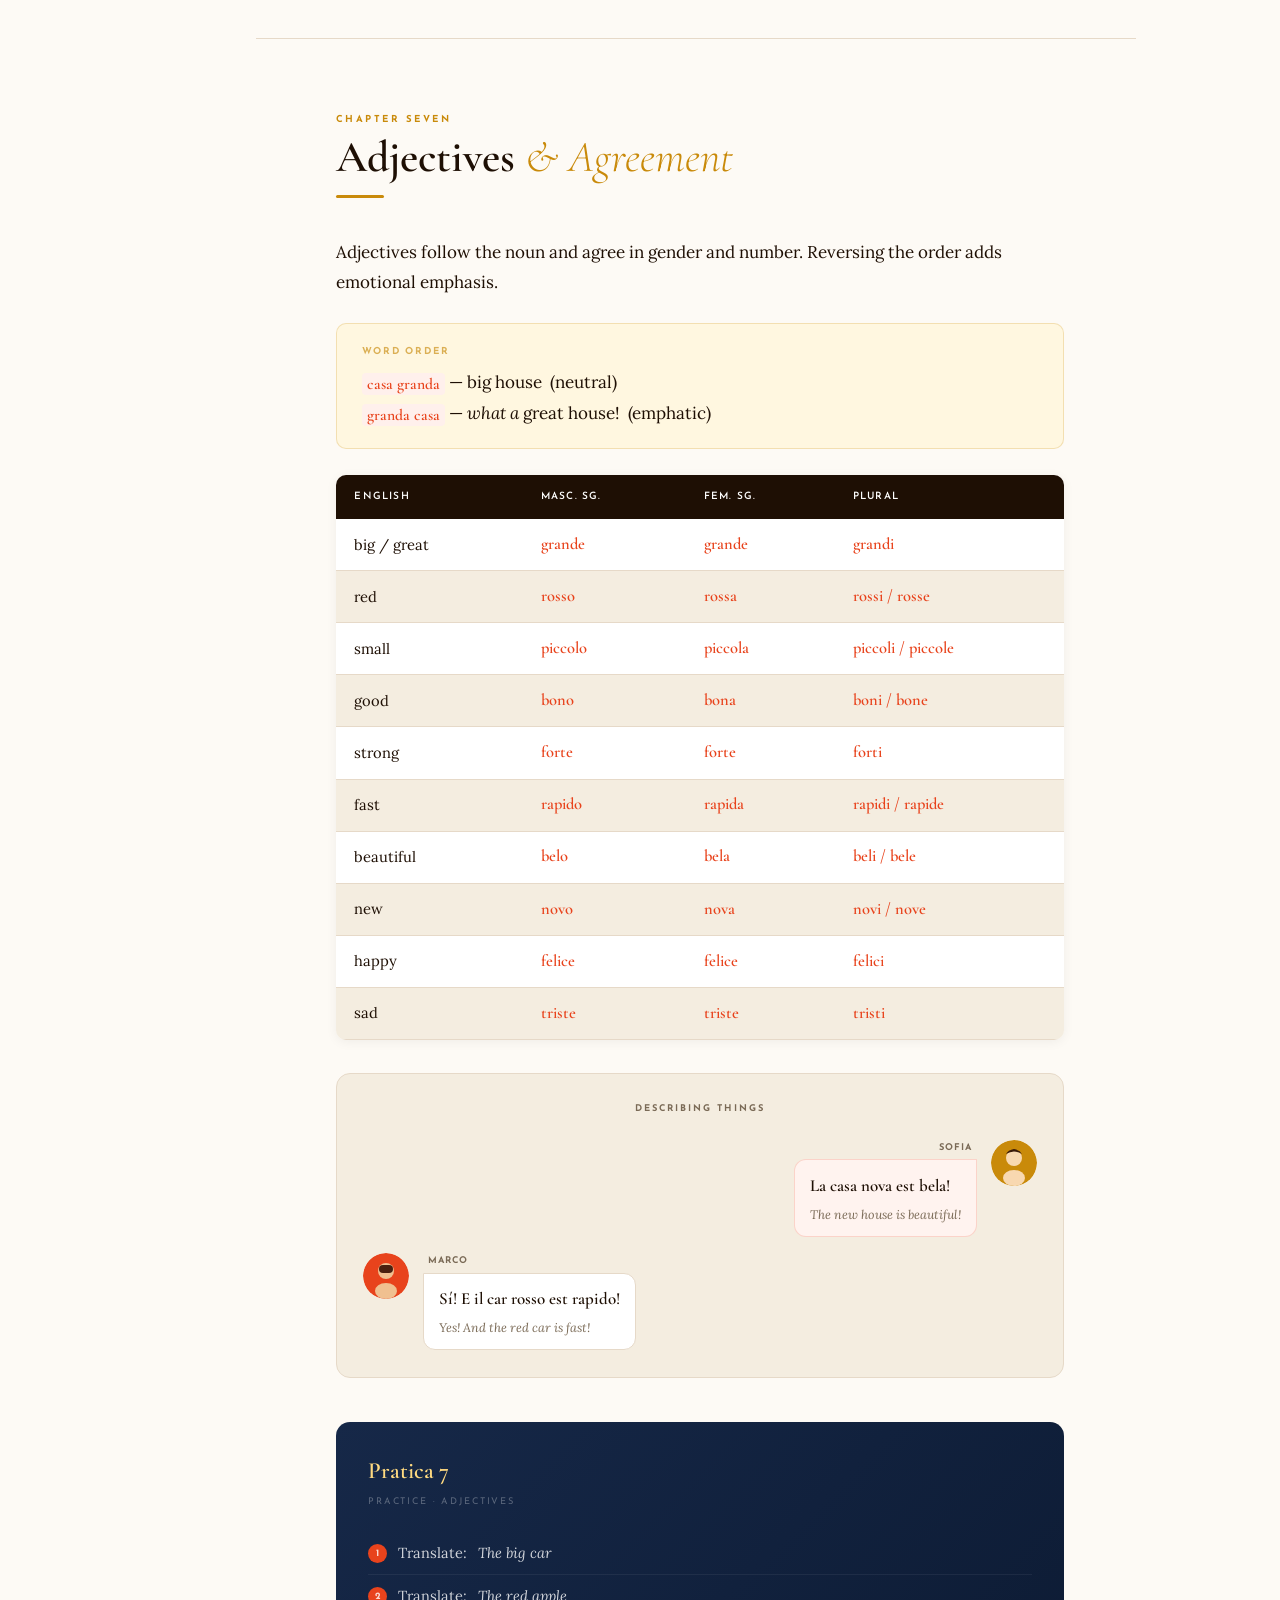
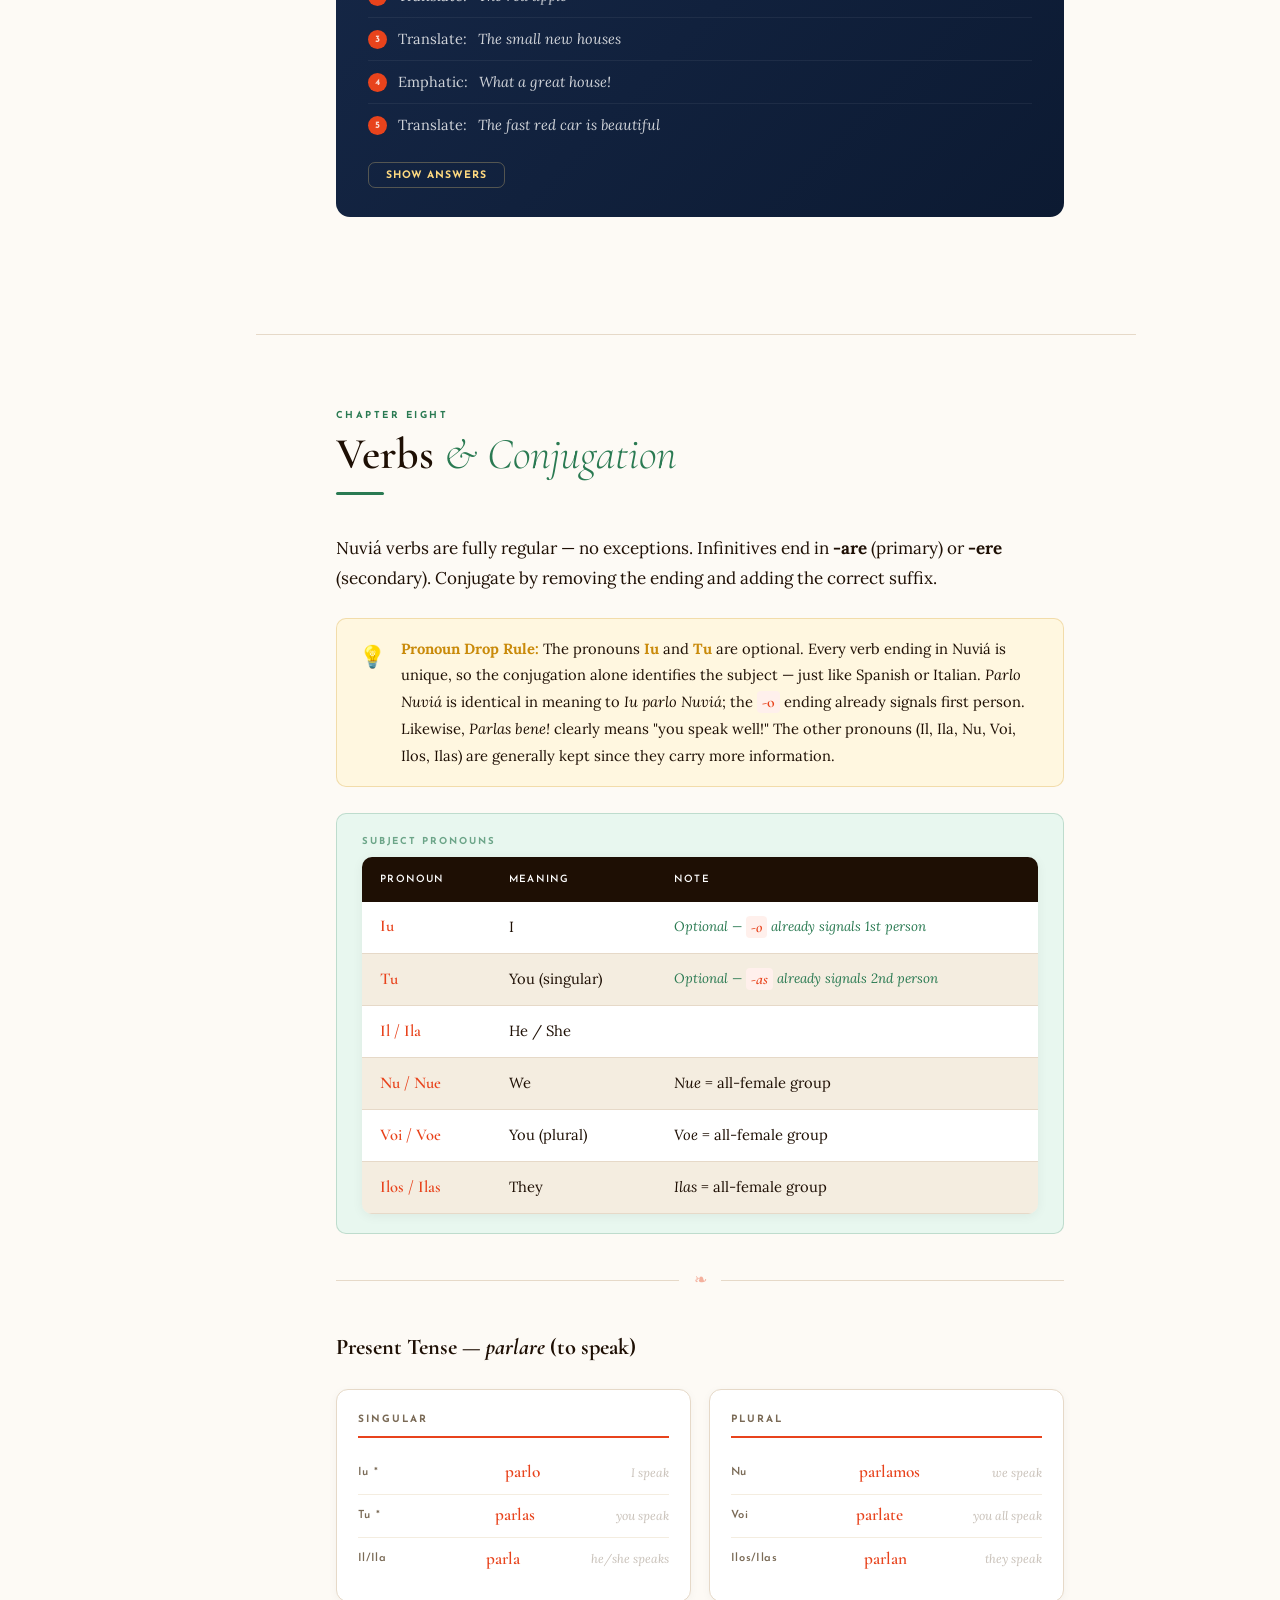
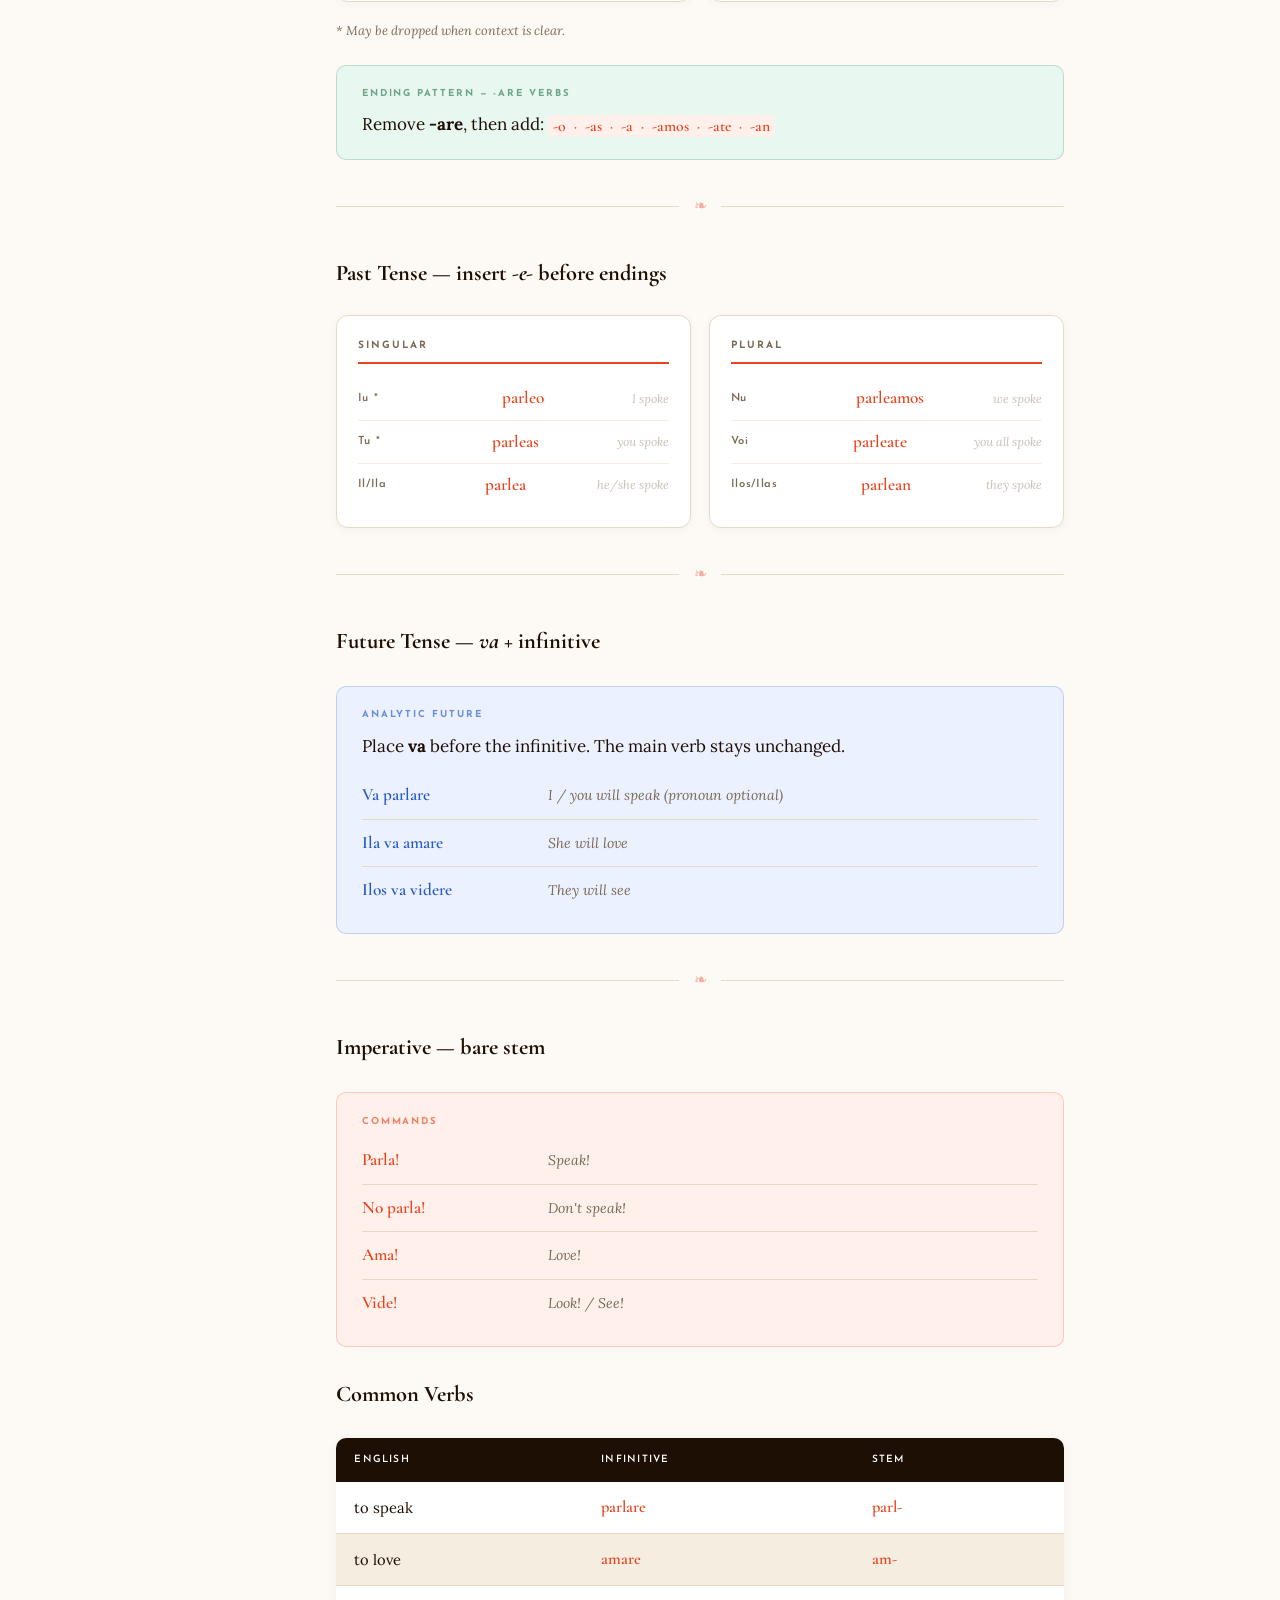
<file: Book1.html>
<!DOCTYPE html>
<html lang="en">
<head>
  <meta charset="UTF-8">
  <meta name="viewport" content="width=device-width, initial-scale=1.0">
  <title>Nuviá — Book One: Il Libro de la Língua</title>
  <link href="https://fonts.googleapis.com/css2?family=Cormorant+Garamond:ital,wght@0,300;0,400;0,500;0,600;0,700;1,300;1,400;1,600&family=Lora:ital,wght@0,400;0,500;1,400&family=Josefin+Sans:wght@300;400;600;700&display=swap" rel="stylesheet">
  <link rel="stylesheet" href="style.css">
  <style>
    /* ── Book-one-specific styles ── */

    /* HERO */
    #hero {
      min-height: 100vh;
      background: linear-gradient(145deg, #FFF8F2 0%, #FFF2E8 45%, #FFF9E5 100%);
      display: flex; flex-direction: column;
      justify-content: center; align-items: center;
      text-align: center; padding: 4rem 2rem;
      position: relative; overflow: hidden;
    }
    #hero::before {
      content: ''; position: absolute;
      width: 700px; height: 700px; border-radius: 50%;
      background: radial-gradient(circle, rgba(232,67,28,.07) 0%, transparent 70%);
      top: -150px; right: -150px; pointer-events: none;
    }
    #hero::after {
      content: ''; position: absolute;
      width: 500px; height: 500px; border-radius: 50%;
      background: radial-gradient(circle, rgba(37,88,196,.05) 0%, transparent 70%);
      bottom: -100px; left: -100px; pointer-events: none;
    }
    .h-dots { display: flex; gap: .5rem; margin-bottom: 1.6rem; position: relative; z-index: 1; animation: fu .6s ease both; }
    .h-dots span { width: 10px; height: 10px; border-radius: 50%; }
    #h-title {
      font-family: 'Cormorant Garamond', serif;
      font-size: clamp(5rem, 14vw, 9rem); font-weight: 300;
      color: var(--coral); letter-spacing: .05em; line-height: 1;
      position: relative; z-index: 1;
      animation: fu .6s .1s ease both; opacity: 0; animation-fill-mode: forwards;
    }
    #h-tag {
      font-family: 'Josefin Sans', sans-serif;
      font-size: clamp(.68rem, 1.8vw, .82rem); letter-spacing: .3em; text-transform: uppercase;
      color: var(--muted); margin-top: 1.2rem;
      position: relative; z-index: 1;
      animation: fu .6s .2s ease both; opacity: 0; animation-fill-mode: forwards;
    }
    #h-sub {
      font-family: 'Cormorant Garamond', serif; font-style: italic;
      font-size: clamp(1.05rem, 2.8vw, 1.4rem);
      color: var(--muted); margin-top: .9rem; max-width: 460px;
      position: relative; z-index: 1;
      animation: fu .6s .3s ease both; opacity: 0; animation-fill-mode: forwards;
    }
    .h-pills {
      display: flex; flex-wrap: wrap; gap: .55rem; justify-content: center;
      margin-top: 1.9rem; position: relative; z-index: 1;
      animation: fu .6s .45s ease both; opacity: 0; animation-fill-mode: forwards;
    }
    .h-pill {
      font-family: 'Josefin Sans', sans-serif; font-size: .68rem; font-weight: 600;
      letter-spacing: .1em; text-transform: uppercase;
      padding: .38rem 1rem; border-radius: 20px; border: 1.5px solid;
    }
    .p1 { color: var(--coral);  border-color: var(--coral);  background: var(--coral-lt);  }
    .p2 { color: var(--gold);   border-color: var(--gold);   background: var(--gold-lt);   }
    .p3 { color: var(--sage);   border-color: var(--sage);   background: var(--sage-lt);   }
    .p4 { color: var(--blue);   border-color: var(--blue);   background: var(--blue-lt);   }
    #h-scroll {
      position: absolute; bottom: 2.5rem;
      font-family: 'Josefin Sans', sans-serif; font-size: .58rem;
      letter-spacing: .2em; text-transform: uppercase; color: var(--muted);
      display: flex; flex-direction: column; align-items: center; gap: .45rem;
      animation: fu .6s .8s ease both; opacity: 0; animation-fill-mode: forwards;
    }
    #h-scroll::after { content: ''; width: 1px; height: 34px; background: linear-gradient(to bottom, var(--coral), transparent); }

    /* ── BACK LINK in nav ── */
    .nav-back {
      display: flex; align-items: center; gap: .5rem;
      padding: .7rem 1.5rem .9rem;
      font-family: 'Josefin Sans', sans-serif;
      font-size: .65rem; font-weight: 700; letter-spacing: .1em; text-transform: uppercase;
      color: var(--muted); text-decoration: none;
      border-bottom: 1px solid var(--border);
      transition: color .16s;
    }
    .nav-back:hover { color: var(--coral); }
    .nav-back::before { content: '←'; font-size: .85rem; }
  </style>
</head>
<body>

<div id="overlay" onclick="closeNav()"></div>
<button id="nav-toggle" onclick="toggleNav()" aria-label="Menu">
  <span></span><span></span><span></span>
</button>

<!-- SIDEBAR -->
<nav id="nav">
  <div id="nav-hd">
    <div id="nav-logo">Nuviá</div>
    <div id="nav-sub">Book One</div>
  </div>
  <a href="index.html" class="nav-back">Dashboard</a>
  <ul>
    <li><a href="#hero"><span class="cn">✦</span> Introduction</a></li>
    <li><a href="#ch1"><span class="cn">01</span> What is Nuviá?</a></li>
    <li><a href="#ch2"><span class="cn">02</span> Pronunciation</a></li>
    <li><a href="#ch3"><span class="cn">03</span> Articles &amp; Gender</a></li>
    <li><a href="#ch4"><span class="cn">04</span> Word Formation</a></li>
    <li><a href="#ch5"><span class="cn">05</span> Greetings &amp; Basics</a></li>
    <li><a href="#ch6"><span class="cn">06</span> Nouns &amp; Plurals</a></li>
    <li><a href="#ch7"><span class="cn">07</span> Adjectives</a></li>
    <li><a href="#ch8"><span class="cn">08</span> Verbs &amp; Conjugation</a></li>
    <li><a href="#ch9"><span class="cn">09</span> Numbers</a></li>
    <li><a href="#ch10"><span class="cn">10</span> Questions</a></li>
    <li><a href="#ch11"><span class="cn">11</span> Negation</a></li>
    <li><a href="#ch12"><span class="cn">12</span> Core Vocabulary</a></li>
  </ul>
</nav>

<div id="main">

<!-- HERO -->
<section id="hero">
  <div class="h-dots">
    <span style="background:var(--coral)"></span><span style="background:var(--gold)"></span>
    <span style="background:var(--sage)"></span><span style="background:var(--blue)"></span><span style="background:var(--purple)"></span>
  </div>
  <div id="h-title">Nuviá</div>
  <div id="h-tag">Book One &nbsp;·&nbsp; Il Libro de la Língua</div>
  <div id="h-sub">Una língua nova — a new way to speak, connect, and be understood.</div>
  <div class="h-pills">
    <span class="h-pill p1">Italian Phonetics</span>
    <span class="h-pill p2">German ß</span>
    <span class="h-pill p3">French Rhythm</span>
    <span class="h-pill p4">English Roots</span>
  </div>
  <div id="h-scroll">Begin</div>
</section>

<!-- CH 1 -->
<section class="ch a1" id="ch1">
  <div class="ch-hd"><div class="ch-ey">Chapter One</div><h2 class="ch-ti">What is <em>Nuviá?</em></h2><div class="ch-rule"></div></div>
  <div class="prose">
    <p>Nuviá is a constructed language built so that English speakers can learn it quickly while sounding distinctly European. Its name comes from <em>nuovo</em> (new) + <em>via</em> (way): <strong>the new way</strong>.</p>
  </div>
  <table class="nt">
    <thead><tr><th>Language</th><th>Contribution to Nuviá</th></tr></thead>
    <tbody>
      <tr><td><strong>English</strong></td><td>Vocabulary roots and sentence structure</td></tr>
      <tr><td><strong>Italian</strong></td><td>Vowel sounds, articles, gender endings, -zióne forms</td></tr>
      <tr><td><strong>German</strong></td><td>The letter ß — long or emphasized S sound</td></tr>
      <tr><td><strong>French</strong></td><td>Melodic speech rhythm; accent marks for stress only</td></tr>
    </tbody>
  </table>
  <div class="bx c"><div class="lb">Three Core Principles</div>
    <p><strong>Predictability</strong> — pronunciation always follows spelling.<br>
    <strong>Pronounceability</strong> — every written letter is spoken.<br>
    <strong>Shared learning</strong> — vocabulary grows by applying simple rules to English words.</p>
  </div>
  <div class="ds"><div class="dt">First Words in Nuviá</div>
    <div class="de">
      <div class="dm">
        <div class="av"><svg viewBox="0 0 46 46"><circle cx="23" cy="23" r="23" fill="#E8431C"/><circle cx="23" cy="18" r="8" fill="#F0C090"/><ellipse cx="23" cy="38" rx="11" ry="8" fill="#F0C090"/><rect x="16" y="12" width="14" height="8" rx="4" fill="#4A2010"/></svg></div>
        <div class="bw"><span class="bn">Marco</span><div class="bu"><span class="nv">Salé! Como tu stai?</span><span class="en">Hello! How are you?</span></div></div>
      </div>
      <div class="dm r">
        <div class="av"><svg viewBox="0 0 46 46"><circle cx="23" cy="23" r="23" fill="#C98A0A"/><circle cx="23" cy="18" r="8" fill="#F8D8B0"/><ellipse cx="23" cy="38" rx="11" ry="8" fill="#F8D8B0"/><path d="M15 14 Q23 9 31 14 Q29 10 23 9 Q17 10 15 14Z" fill="#3A1A08"/></svg></div>
        <div class="bw"><span class="bn">Sofia</span><div class="bu"><span class="nv">Iu stai bene, grátie! E tu?</span><span class="en">I'm fine, thank you! And you?</span></div></div>
      </div>
      <div class="dm">
        <div class="av"><svg viewBox="0 0 46 46"><circle cx="23" cy="23" r="23" fill="#E8431C"/><circle cx="23" cy="18" r="8" fill="#F0C090"/><ellipse cx="23" cy="38" rx="11" ry="8" fill="#F0C090"/><rect x="16" y="12" width="14" height="8" rx="4" fill="#4A2010"/></svg></div>
        <div class="bw"><span class="bn">Marco</span><div class="bu"><span class="nv">Stai bene anche. Grátie!</span><span class="en">Also fine, thanks! (pronoun "Iu" dropped — context is clear)</span></div></div>
      </div>
    </div>
  </div>
  <div class="ts"><h3>Pratica 1</h3><div class="sb">Practice · Introduction</div>
    <ul class="tq">
      <li>What does "Nuviá" mean and where does it come from?</li>
      <li>Which language contributes the letter ß?</li>
      <li>Translate: <em>Hello!</em></li>
      <li>Translate: <em>Thank you</em></li>
      <li>Translate: <em>I speak Nuviá</em> (with and without pronoun)</li>
    </ul>
    <button class="at" onclick="ta(this)">Show Answers</button>
    <div class="ak"><ol>
      <li>Nuovo + via → "the new way"</li>
      <li>German</li>
      <li>Salé! <span>or Ciao!</span></li>
      <li>Grátie</li>
      <li>Iu parlo Nuviá · Parlo Nuviá</li>
    </ol></div>
  </div>
</section>

<!-- CH 2 -->
<section class="ch a2" id="ch2">
  <div class="ch-hd"><div class="ch-ey">Chapter Two</div><h2 class="ch-ti">Pronunciation <em>Rules</em></h2><div class="ch-rule"></div></div>
  <div class="prose"><p>Nuviá targets Italian vowel clarity with French melodic rhythm. Every written letter is spoken — no silent letters. Vowels are always pure, never reduced.</p></div>
  <div class="bx g"><div class="lb">The Golden Rule</div>
    <p>Stress falls on the <strong>second-to-last syllable</strong> by default. Accent marks <em>only</em> override this — they never change vowel quality.</p>
    <p style="margin-top:.45rem;font-style:italic;color:var(--muted);">nu·VÍ·a &nbsp;·&nbsp; par·LÁ·mos &nbsp;·&nbsp; e·du·ca·ZIÓ·ne</p>
  </div>
  <div class="sd"><span>❧</span></div>
  <h3 class="sh">Vowels</h3>
  <table class="nt">
    <thead><tr><th>Letter</th><th>Sound</th><th>As in…</th><th>Nuviá Example</th></tr></thead>
    <tbody>
      <tr><td class="nv" style="font-size:1.25rem;">a</td><td>"ah"</td><td>f<u>a</u>ther</td><td><span class="nv">casa</span> <span class="ph">KAH-sah</span></td></tr>
      <tr><td class="nv" style="font-size:1.25rem;">e</td><td>"eh"</td><td>b<u>e</u>d</td><td><span class="nv">méta</span> <span class="ph">MEH-tah</span></td></tr>
      <tr><td class="nv" style="font-size:1.25rem;">i</td><td>"ee"</td><td>mach<u>i</u>ne</td><td><span class="nv">lino</span> <span class="ph">LEE-noh</span></td></tr>
      <tr><td class="nv" style="font-size:1.25rem;">o</td><td>"oh"</td><td>g<u>o</u></td><td><span class="nv">cora</span> <span class="ph">KOH-rah</span></td></tr>
      <tr><td class="nv" style="font-size:1.25rem;">u</td><td>"oo"</td><td>fl<u>u</u>te</td><td><span class="nv">lume</span> <span class="ph">LOO-meh</span></td></tr>
    </tbody>
  </table>
  <h3 class="sh">The Letter C</h3>
  <table class="nt">
    <thead><tr><th>Pattern</th><th>Sound</th><th>Example</th></tr></thead>
    <tbody>
      <tr><td><code>c</code> + a, o, u</td><td>Hard "k"</td><td><span class="nv">casa</span> <span class="ph">KAH-sah</span></td></tr>
      <tr><td><code>c</code> + e, i</td><td>Soft "ch"</td><td><span class="nv">ceno</span> <span class="ph">CHEH-noh</span></td></tr>
      <tr><td><code>ch</code> + e, i</td><td>Forced hard "k"</td><td><span class="nv">che</span> <span class="ph">KEH</span></td></tr>
      <tr><td><code>ci</code> + a, o, u</td><td>Forced soft "ch"</td><td><span class="nv">ciá</span> <span class="ph">CHAH</span></td></tr>
    </tbody>
  </table>
  <h3 class="sh">The Letter G</h3>
  <table class="nt">
    <thead><tr><th>Pattern</th><th>Sound</th><th>Example</th></tr></thead>
    <tbody>
      <tr><td><code>g</code> + a, o, u</td><td>Hard "g"</td><td><span class="nv">gola</span> <span class="ph">GOH-lah</span></td></tr>
      <tr><td><code>g</code> + e, i</td><td>Soft "j"</td><td><span class="nv">gente</span> <span class="ph">JEN-teh</span></td></tr>
    </tbody>
  </table>
  <h3 class="sh">The Letter ß</h3>
  <div class="bx s"><div class="lb">German-Inspired Feature</div>
    <p><strong>ß</strong> represents a long or emphasized S between vowels. It replaces double <em>ss</em> when converting English words to Nuviá.</p>
  </div>
  <table class="nt">
    <thead><tr><th>English</th><th>Nuviá</th><th>Rule Applied</th></tr></thead>
    <tbody>
      <tr><td>class</td><td class="nv">claß</td><td>ss → ß</td></tr>
      <tr><td>mission</td><td class="nv">mißióne</td><td>ss → ß</td></tr>
      <tr><td>passive</td><td class="nv">paßive</td><td>ss → ß</td></tr>
    </tbody>
  </table>
  <div class="ts"><h3>Pratica 2</h3><div class="sb">Practice · Pronunciation</div>
    <ul class="tq">
      <li>Phonetic spelling of: <em>méta</em></li>
      <li>Phonetic spelling of: <em>ceno</em></li>
      <li>Phonetic spelling of: <em>cando</em></li>
      <li>Apply ß rule to: <em>passion</em></li>
      <li>Which syllable is stressed in <em>parlamos</em>?</li>
    </ul>
    <button class="at" onclick="ta(this)">Show Answers</button>
    <div class="ak"><ol>
      <li>MEH-tah</li>
      <li>CHEH-noh <span>soft c before e</span></li>
      <li>KAN-doh <span>hard c before a</span></li>
      <li>paßióne</li>
      <li>par-LA-mos <span>second-to-last</span></li>
    </ol></div>
  </div>
</section>

<!-- CH 3 -->
<section class="ch a3" id="ch3">
  <div class="ch-hd"><div class="ch-ey">Chapter Three</div><h2 class="ch-ti">Articles <em>&amp; Gender</em></h2><div class="ch-rule"></div></div>
  <div class="prose"><p>Like Italian, Nuviá uses gendered articles — but the rules are entirely predictable from spelling.</p></div>
  <table class="nt">
    <thead><tr><th>Condition</th><th>Gender</th><th>Definite <em>the</em></th><th>Indefinite <em>a/an</em></th></tr></thead>
    <tbody>
      <tr><td>Starts with a consonant</td><td><span class="bg m">Masc.</span></td><td class="nv">il</td><td class="nv">un</td></tr>
      <tr><td>Starts with a vowel</td><td><span class="bg f">Fem.</span></td><td class="nv">la</td><td class="nv">una</td></tr>
      <tr><td>Ends in -zióne, -tá, -esa, -sióne</td><td><span class="bg f">Fem.</span></td><td class="nv">la</td><td class="nv">una</td></tr>
    </tbody>
  </table>
  <div class="bx b"><div class="lb">Examples</div>
    <ul class="pl" style="margin:0;">
      <li><span class="pn b">il car</span><span class="pe">the car (consonant start)</span></li>
      <li><span class="pn b">la apple</span><span class="pe">the apple (vowel start)</span></li>
      <li><span class="pn b">la educazióne</span><span class="pe">education (ends in -zióne)</span></li>
      <li><span class="pn b">un libro</span><span class="pe">a book</span></li>
      <li><span class="pn b">una idea</span><span class="pe">an idea</span></li>
    </ul>
  </div>
  <div class="ts"><h3>Pratica 3</h3><div class="sb">Practice · Articles &amp; Gender</div>
    <ul class="tq">
      <li>Correct article: <em>___ fone</em></li>
      <li>Correct article: <em>___ nazióne</em></li>
      <li>Correct indefinite: <em>___ idea</em></li>
      <li>Correct article: <em>___ libertá</em></li>
      <li>Is <em>mißióne</em> masculine or feminine?</li>
    </ul>
    <button class="at" onclick="ta(this)">Show Answers</button>
    <div class="ak"><ol>
      <li>il fone</li><li>la nazióne</li><li>una idea</li><li>la libertá</li>
      <li>Feminine — la mißióne</li>
    </ol></div>
  </div>
</section>

<!-- CH 4 -->
<section class="ch a4" id="ch4">
  <div class="ch-hd"><div class="ch-ey">Chapter Four</div><h2 class="ch-ti">Word <em>Formation</em></h2><div class="ch-rule"></div></div>
  <div class="prose"><p>Apply these ending rules to thousands of English words and get valid Nuviá — no dictionary needed.</p></div>
  <div class="rcs">
    <div class="rc"><div class="re">-tion</div><div class="ra">→</div><div class="rn">-zióne <span class="bg f">fem</span></div><div class="rx">nation → nazióne</div></div>
    <div class="rc"><div class="re">-sion / -ssion</div><div class="ra">→</div><div class="rn">-sióne / -ßióne <span class="bg f">fem</span></div><div class="rx">mission → mißióne</div></div>
    <div class="rc"><div class="re">-ty / -ity</div><div class="ra">→</div><div class="rn">-tá / -itá <span class="bg f">fem</span></div><div class="rx">beauty → beutá</div></div>
    <div class="rc"><div class="re">-ness</div><div class="ra">→</div><div class="rn">-esa <span class="bg f">fem</span></div><div class="rx">kindness → kindesa</div></div>
    <div class="rc"><div class="re">-ly</div><div class="ra">→</div><div class="rn">-mente <span class="bg a">adv</span></div><div class="rx">quickly → quickmente</div></div>
    <div class="rc"><div class="re">-ous</div><div class="ra">→</div><div class="rn">-ózo / -óza</div><div class="rx">famous → famózo</div></div>
    <div class="rc"><div class="re">-al</div><div class="ra">→</div><div class="rn">-ále</div><div class="rx">national → nacionále</div></div>
    <div class="rc"><div class="re">-ance / -ence</div><div class="ra">→</div><div class="rn">-ánza / -énza</div><div class="rx">importance → importánza</div></div>
    <div class="rc"><div class="re">-ment</div><div class="ra">→</div><div class="rn">-mento</div><div class="rx">moment → momento</div></div>
    <div class="rc"><div class="re">-ic</div><div class="ra">→</div><div class="rn">-ico</div><div class="rx">music → musico</div></div>
    <div class="rc"><div class="re">-ism</div><div class="ra">→</div><div class="rn">-ísmo</div><div class="rx">realism → realísmo</div></div>
    <div class="rc"><div class="re">-er / -or</div><div class="ra">→</div><div class="rn">-ero <span class="bg m">mas</span></div><div class="rx">teacher → teachero</div></div>
    <div class="rc"><div class="re">-ph</div><div class="ra">→</div><div class="rn">-f</div><div class="rx">phone → fone</div></div>
    <div class="rc"><div class="re">double ss</div><div class="ra">→</div><div class="rn">ß</div><div class="rx">class → claß</div></div>
  </div>
  <div class="ts"><h3>Pratica 4</h3><div class="sb">Practice · Word Formation</div>
    <ul class="tq">
      <li>Convert: <em>decision</em></li><li>Convert: <em>quickly</em></li><li>Convert: <em>teacher</em></li>
      <li>Convert: <em>happiness</em></li><li>Convert: <em>national</em></li><li>Convert: <em>passion</em></li>
    </ul>
    <button class="at" onclick="ta(this)">Show Answers</button>
    <div class="ak"><ol>
      <li>decisióne</li><li>quickmente</li><li>teachero</li>
      <li>happinesa</li><li>nacionále</li><li>paßióne</li>
    </ol></div>
  </div>
</section>

<!-- CH 5 -->
<section class="ch a5" id="ch5">
  <div class="ch-hd"><div class="ch-ey">Chapter Five</div><h2 class="ch-ti">Greetings <em>&amp; Basics</em></h2><div class="ch-rule"></div></div>
  <table class="nt">
    <thead><tr><th>English</th><th>Nuviá</th><th>Pronunciation</th></tr></thead>
    <tbody>
      <tr><td>Hello (formal)</td><td class="nv">Salé</td><td class="ph">sah-LEH</td></tr>
      <tr><td>Hello (casual)</td><td class="nv">Ciao</td><td class="ph">CHOW</td></tr>
      <tr><td>Good day</td><td class="nv">Bon dia</td><td class="ph">bon DEE-ah</td></tr>
      <tr><td>Good evening</td><td class="nv">Bon sera</td><td class="ph">bon SEH-rah</td></tr>
      <tr><td>Goodbye</td><td class="nv">Adío</td><td class="ph">ah-DEE-oh</td></tr>
      <tr><td>Thank you</td><td class="nv">Grátie</td><td class="ph">GRAH-tyeh</td></tr>
      <tr><td>Please</td><td class="nv">Per favor</td><td class="ph">pehr fah-VOR</td></tr>
      <tr><td>Okay</td><td class="nv">Vale</td><td class="ph">VAH-leh</td></tr>
      <tr><td>How are you?</td><td class="nv">Como tu stai?</td><td class="ph">KOH-moh too STAI</td></tr>
      <tr><td>I'm fine</td><td class="nv">Stai bene</td><td class="ph">stai BEH-neh</td></tr>
      <tr><td>And you?</td><td class="nv">E tu?</td><td class="ph">eh too</td></tr>
      <tr><td>Yes / No</td><td class="nv">Sí / No</td><td class="ph">SEE / NOH</td></tr>
    </tbody>
  </table>
  <div class="ds"><div class="dt">Meeting for the First Time</div>
    <div class="de">
      <div class="dm">
        <div class="av"><svg viewBox="0 0 46 46"><circle cx="23" cy="23" r="23" fill="#2558C4"/><circle cx="23" cy="18" r="8" fill="#C8E898"/><ellipse cx="23" cy="38" rx="11" ry="8" fill="#C8E898"/><path d="M16 12 Q23 9 30 12 L30 16 Q23 13 16 16Z" fill="#3A2808"/></svg></div>
        <div class="bw"><span class="bn">Kai</span><div class="bu"><span class="nv">Salé! Iu est Kai. E tu?</span><span class="en">Hello! I am Kai. And you?</span></div></div>
      </div>
      <div class="dm r">
        <div class="av"><svg viewBox="0 0 46 46"><circle cx="23" cy="23" r="23" fill="#E8431C"/><circle cx="23" cy="18" r="8" fill="#F0C090"/><ellipse cx="23" cy="38" rx="11" ry="8" fill="#F0C090"/><rect x="16" y="12" width="14" height="8" rx="4" fill="#4A2010"/></svg></div>
        <div class="bw"><span class="bn">Marco</span><div class="bu"><span class="nv">Salé, Kai! Iu est Marco. Como tu stai?</span><span class="en">Hello Kai! I am Marco. How are you?</span></div></div>
      </div>
      <div class="dm">
        <div class="av"><svg viewBox="0 0 46 46"><circle cx="23" cy="23" r="23" fill="#2558C4"/><circle cx="23" cy="18" r="8" fill="#C8E898"/><ellipse cx="23" cy="38" rx="11" ry="8" fill="#C8E898"/><path d="M16 12 Q23 9 30 12 L30 16 Q23 13 16 16Z" fill="#3A2808"/></svg></div>
        <div class="bw"><span class="bn">Kai</span><div class="bu"><span class="nv">Stai bene, grátie! Bon dia, Marco.</span><span class="en">Fine, thanks! Good day, Marco. ("Iu" dropped)</span></div></div>
      </div>
    </div>
  </div>
  <div class="ts"><h3>Pratica 5</h3><div class="sb">Practice · Greetings</div>
    <ul class="tq">
      <li>How do you say "Good evening"?</li>
      <li>Translate: <em>I'm fine, thank you!</em></li>
      <li>What is the casual word for hello?</li>
      <li>Translate: <em>Please</em></li>
      <li>How do you say "Goodbye"?</li>
    </ul>
    <button class="at" onclick="ta(this)">Show Answers</button>
    <div class="ak"><ol>
      <li>Bon sera</li>
      <li>Stai bene, grátie! <span>or with pronoun: Iu stai bene, grátie!</span></li>
      <li>Ciao</li><li>Per favor</li><li>Adío</li>
    </ol></div>
  </div>
</section>

<!-- CH 6 -->
<section class="ch a1" id="ch6">
  <div class="ch-hd"><div class="ch-ey">Chapter Six</div><h2 class="ch-ti">Nouns <em>&amp; Plurals</em></h2><div class="ch-rule"></div></div>
  <div class="prose"><p>Plurals follow predictable patterns based on gender. Once you know a noun's gender, forming the plural is automatic.</p></div>
  <table class="nt">
    <thead><tr><th>Gender</th><th>Singular</th><th>Plural ending</th><th>Article</th><th>Example</th></tr></thead>
    <tbody>
      <tr><td><span class="bg m">Masc.</span></td><td>consonant</td><td class="nv">add -i</td><td class="nv">il → i</td><td class="nv">il car → i cari</td></tr>
      <tr><td><span class="bg f">Fem.</span></td><td>-a / vowel</td><td class="nv">-a → -e</td><td class="nv">la → le</td><td class="nv">la casa → le case</td></tr>
      <tr><td><span class="bg f">Fem. -zione</span></td><td>-e</td><td class="nv">-e → -i</td><td class="nv">la → le</td><td class="nv">la nazióne → le nazióni</td></tr>
    </tbody>
  </table>
  <div class="bx c"><div class="lb">In Sentences</div>
    <ul class="pl" style="margin:0;">
      <li><span class="pn">Le fones est blu</span><span class="pe">The phones are blue</span></li>
      <li><span class="pn">I libri est boni</span><span class="pe">The books are good</span></li>
      <li><span class="pn">Le nazióni est forte</span><span class="pe">The nations are strong</span></li>
    </ul>
  </div>
  <div class="ts"><h3>Pratica 6</h3><div class="sb">Practice · Plurals</div>
    <ul class="tq">
      <li>Plural of: <em>il car</em></li><li>Plural of: <em>la apple</em></li>
      <li>Plural of: <em>la educazióne</em></li><li>Plural of: <em>il libro</em></li>
      <li>Translate: <em>The nations are strong</em></li>
    </ul>
    <button class="at" onclick="ta(this)">Show Answers</button>
    <div class="ak"><ol>
      <li>i cari</li><li>le apple</li><li>le educazióni</li><li>i libri</li>
      <li>Le nazióni est forte</li>
    </ol></div>
  </div>
</section>

<!-- CH 7 -->
<section class="ch a2" id="ch7">
  <div class="ch-hd"><div class="ch-ey">Chapter Seven</div><h2 class="ch-ti">Adjectives <em>&amp; Agreement</em></h2><div class="ch-rule"></div></div>
  <div class="prose"><p>Adjectives follow the noun and agree in gender and number. Reversing the order adds emotional emphasis.</p></div>
  <div class="bx g"><div class="lb">Word Order</div>
    <p><code>casa granda</code> — big house &nbsp;(neutral)<br><code>granda casa</code> — <em>what a</em> great house! &nbsp;(emphatic)</p>
  </div>
  <table class="nt">
    <thead><tr><th>English</th><th>Masc. Sg.</th><th>Fem. Sg.</th><th>Plural</th></tr></thead>
    <tbody>
      <tr><td>big / great</td><td class="nv">grande</td><td class="nv">grande</td><td class="nv">grandi</td></tr>
      <tr><td>red</td><td class="nv">rosso</td><td class="nv">rossa</td><td class="nv">rossi / rosse</td></tr>
      <tr><td>small</td><td class="nv">piccolo</td><td class="nv">piccola</td><td class="nv">piccoli / piccole</td></tr>
      <tr><td>good</td><td class="nv">bono</td><td class="nv">bona</td><td class="nv">boni / bone</td></tr>
      <tr><td>strong</td><td class="nv">forte</td><td class="nv">forte</td><td class="nv">forti</td></tr>
      <tr><td>fast</td><td class="nv">rapido</td><td class="nv">rapida</td><td class="nv">rapidi / rapide</td></tr>
      <tr><td>beautiful</td><td class="nv">belo</td><td class="nv">bela</td><td class="nv">beli / bele</td></tr>
      <tr><td>new</td><td class="nv">novo</td><td class="nv">nova</td><td class="nv">novi / nove</td></tr>
      <tr><td>happy</td><td class="nv">felice</td><td class="nv">felice</td><td class="nv">felici</td></tr>
      <tr><td>sad</td><td class="nv">triste</td><td class="nv">triste</td><td class="nv">tristi</td></tr>
    </tbody>
  </table>
  <div class="ds"><div class="dt">Describing Things</div>
    <div class="de">
      <div class="dm r">
        <div class="av"><svg viewBox="0 0 46 46"><circle cx="23" cy="23" r="23" fill="#C98A0A"/><circle cx="23" cy="18" r="8" fill="#F8D8B0"/><ellipse cx="23" cy="38" rx="11" ry="8" fill="#F8D8B0"/><path d="M15 14 Q23 9 31 14 Q29 10 23 9 Q17 10 15 14Z" fill="#3A1A08"/></svg></div>
        <div class="bw"><span class="bn">Sofia</span><div class="bu"><span class="nv">La casa nova est bela!</span><span class="en">The new house is beautiful!</span></div></div>
      </div>
      <div class="dm">
        <div class="av"><svg viewBox="0 0 46 46"><circle cx="23" cy="23" r="23" fill="#E8431C"/><circle cx="23" cy="18" r="8" fill="#F0C090"/><ellipse cx="23" cy="38" rx="11" ry="8" fill="#F0C090"/><rect x="16" y="12" width="14" height="8" rx="4" fill="#4A2010"/></svg></div>
        <div class="bw"><span class="bn">Marco</span><div class="bu"><span class="nv">Sí! E il car rosso est rapido!</span><span class="en">Yes! And the red car is fast!</span></div></div>
      </div>
    </div>
  </div>
  <div class="ts"><h3>Pratica 7</h3><div class="sb">Practice · Adjectives</div>
    <ul class="tq">
      <li>Translate: <em>The big car</em></li><li>Translate: <em>The red apple</em></li>
      <li>Translate: <em>The small new houses</em></li><li>Emphatic: <em>What a great house!</em></li>
      <li>Translate: <em>The fast red car is beautiful</em></li>
    </ul>
    <button class="at" onclick="ta(this)">Show Answers</button>
    <div class="ak"><ol>
      <li>Il car grande</li><li>La apple rossa</li><li>Le case piccole nove</li>
      <li>Granda casa!</li><li>Il car rosso rapido est belo</li>
    </ol></div>
  </div>
</section>

<!-- CH 8 -->
<section class="ch a3" id="ch8">
  <div class="ch-hd"><div class="ch-ey">Chapter Eight</div><h2 class="ch-ti">Verbs <em>&amp; Conjugation</em></h2><div class="ch-rule"></div></div>
  <div class="prose"><p>Nuviá verbs are fully regular — no exceptions. Infinitives end in <strong>-are</strong> (primary) or <strong>-ere</strong> (secondary). Conjugate by removing the ending and adding the correct suffix.</p></div>

  <div class="pro-tip"><div class="ic">💡</div>
    <p><strong>Pronoun Drop Rule:</strong> The pronouns <strong>Iu</strong> and <strong>Tu</strong> are optional. Every verb ending in Nuviá is unique, so the conjugation alone identifies the subject — just like Spanish or Italian. <em>Parlo Nuviá</em> is identical in meaning to <em>Iu parlo Nuviá</em>; the <code>-o</code> ending already signals first person. Likewise, <em>Parlas bene!</em> clearly means "you speak well!" The other pronouns (Il, Ila, Nu, Voi, Ilos, Ilas) are generally kept since they carry more information.</p>
  </div>

  <div class="bx s"><div class="lb">Subject Pronouns</div>
    <table class="nt" style="margin:0;">
      <thead><tr><th>Pronoun</th><th>Meaning</th><th>Note</th></tr></thead>
      <tbody>
        <tr><td class="nv">Iu</td><td>I</td><td style="color:var(--sage);font-style:italic;font-size:.84rem;">Optional — <code>-o</code> already signals 1st person</td></tr>
        <tr><td class="nv">Tu</td><td>You (singular)</td><td style="color:var(--sage);font-style:italic;font-size:.84rem;">Optional — <code>-as</code> already signals 2nd person</td></tr>
        <tr><td class="nv">Il / Ila</td><td>He / She</td><td></td></tr>
        <tr><td class="nv">Nu / Nue</td><td>We</td><td><em>Nue</em> = all-female group</td></tr>
        <tr><td class="nv">Voi / Voe</td><td>You (plural)</td><td><em>Voe</em> = all-female group</td></tr>
        <tr><td class="nv">Ilos / Ilas</td><td>They</td><td><em>Ilas</em> = all-female group</td></tr>
      </tbody>
    </table>
  </div>

  <div class="sd"><span>❧</span></div>
  <h3 class="sh">Present Tense — <em>parlare</em> (to speak)</h3>
  <div class="cg">
    <div class="cc"><h4>Singular</h4>
      <div class="cr"><span class="cp">Iu *</span><span class="cf">parlo</span><span class="ce">I speak</span></div>
      <div class="cr"><span class="cp">Tu *</span><span class="cf">parlas</span><span class="ce">you speak</span></div>
      <div class="cr"><span class="cp">Il/Ila</span><span class="cf">parla</span><span class="ce">he/she speaks</span></div>
    </div>
    <div class="cc"><h4>Plural</h4>
      <div class="cr"><span class="cp">Nu</span><span class="cf">parlamos</span><span class="ce">we speak</span></div>
      <div class="cr"><span class="cp">Voi</span><span class="cf">parlate</span><span class="ce">you all speak</span></div>
      <div class="cr"><span class="cp">Ilos/Ilas</span><span class="cf">parlan</span><span class="ce">they speak</span></div>
    </div>
  </div>
  <p style="font-size:.8rem;color:var(--muted);font-style:italic;margin-top:-.3rem;">* May be dropped when context is clear.</p>
  <div class="bx s" style="margin-top:1.4rem;"><div class="lb">Ending Pattern — -are verbs</div>
    <p>Remove <strong>-are</strong>, then add: <code>-o &nbsp;·&nbsp; -as &nbsp;·&nbsp; -a &nbsp;·&nbsp; -amos &nbsp;·&nbsp; -ate &nbsp;·&nbsp; -an</code></p>
  </div>

  <div class="sd"><span>❧</span></div>
  <h3 class="sh">Past Tense — insert <em>-e-</em> before endings</h3>
  <div class="cg">
    <div class="cc"><h4>Singular</h4>
      <div class="cr"><span class="cp">Iu *</span><span class="cf">parleo</span><span class="ce">I spoke</span></div>
      <div class="cr"><span class="cp">Tu *</span><span class="cf">parleas</span><span class="ce">you spoke</span></div>
      <div class="cr"><span class="cp">Il/Ila</span><span class="cf">parlea</span><span class="ce">he/she spoke</span></div>
    </div>
    <div class="cc"><h4>Plural</h4>
      <div class="cr"><span class="cp">Nu</span><span class="cf">parleamos</span><span class="ce">we spoke</span></div>
      <div class="cr"><span class="cp">Voi</span><span class="cf">parleate</span><span class="ce">you all spoke</span></div>
      <div class="cr"><span class="cp">Ilos/Ilas</span><span class="cf">parlean</span><span class="ce">they spoke</span></div>
    </div>
  </div>

  <div class="sd"><span>❧</span></div>
  <h3 class="sh">Future Tense — <em>va</em> + infinitive</h3>
  <div class="bx b"><div class="lb">Analytic Future</div>
    <p>Place <strong>va</strong> before the infinitive. The main verb stays unchanged.</p>
    <ul class="pl" style="margin:.7rem 0 0;">
      <li><span class="pn b">Va parlare</span><span class="pe">I / you will speak (pronoun optional)</span></li>
      <li><span class="pn b">Ila va amare</span><span class="pe">She will love</span></li>
      <li><span class="pn b">Ilos va videre</span><span class="pe">They will see</span></li>
    </ul>
  </div>

  <div class="sd"><span>❧</span></div>
  <h3 class="sh">Imperative — bare stem</h3>
  <div class="bx c"><div class="lb">Commands</div>
    <ul class="pl" style="margin:0;">
      <li><span class="pn">Parla!</span><span class="pe">Speak!</span></li>
      <li><span class="pn">No parla!</span><span class="pe">Don't speak!</span></li>
      <li><span class="pn">Ama!</span><span class="pe">Love!</span></li>
      <li><span class="pn">Vide!</span><span class="pe">Look! / See!</span></li>
    </ul>
  </div>

  <h3 class="sh">Common Verbs</h3>
  <table class="nt">
    <thead><tr><th>English</th><th>Infinitive</th><th>Stem</th></tr></thead>
    <tbody>
      <tr><td>to speak</td><td class="nv">parlare</td><td class="nv">parl-</td></tr>
      <tr><td>to love</td><td class="nv">amare</td><td class="nv">am-</td></tr>
      <tr><td>to be</td><td class="nv">estare</td><td class="nv">est-</td></tr>
      <tr><td>to have</td><td class="nv">habere</td><td class="nv">hab-</td></tr>
      <tr><td>to go</td><td class="nv">andare</td><td class="nv">and-</td></tr>
      <tr><td>to eat</td><td class="nv">mangiare</td><td class="nv">mangi-</td></tr>
      <tr><td>to see</td><td class="nv">videre</td><td class="nv">vid-</td></tr>
      <tr><td>to want</td><td class="nv">volere</td><td class="nv">vol-</td></tr>
      <tr><td>to come</td><td class="nv">venire</td><td class="nv">veni-</td></tr>
      <tr><td>to hear</td><td class="nv">audire</td><td class="nv">audi-</td></tr>
    </tbody>
  </table>

  <div class="ds"><div class="dt">Talking About the Day</div>
    <div class="de">
      <div class="dm">
        <div class="av"><svg viewBox="0 0 46 46"><circle cx="23" cy="23" r="23" fill="#E8431C"/><circle cx="23" cy="18" r="8" fill="#F0C090"/><ellipse cx="23" cy="38" rx="11" ry="8" fill="#F0C090"/><rect x="16" y="12" width="14" height="8" rx="4" fill="#4A2010"/></svg></div>
        <div class="bw"><span class="bn">Marco</span><div class="bu"><span class="nv">Parlas Nuviá bene!</span><span class="en">You speak Nuviá well! ("Tu" dropped — "-as" makes it clear)</span></div></div>
      </div>
      <div class="dm r">
        <div class="av"><svg viewBox="0 0 46 46"><circle cx="23" cy="23" r="23" fill="#2558C4"/><circle cx="23" cy="18" r="8" fill="#C8E898"/><ellipse cx="23" cy="38" rx="11" ry="8" fill="#C8E898"/><path d="M16 12 Q23 9 30 12 L30 16 Q23 13 16 16Z" fill="#3A2808"/></svg></div>
        <div class="bw"><span class="bn">Kai</span><div class="bu"><span class="nv">Grátie! Parleo Nuviá por des dias.</span><span class="en">Thanks! Spoken Nuviá for ten days. ("Iu" dropped — "-eo" makes it clear)</span></div></div>
      </div>
      <div class="dm">
        <div class="av"><svg viewBox="0 0 46 46"><circle cx="23" cy="23" r="23" fill="#E8431C"/><circle cx="23" cy="18" r="8" fill="#F0C090"/><ellipse cx="23" cy="38" rx="11" ry="8" fill="#F0C090"/><rect x="16" y="12" width="14" height="8" rx="4" fill="#4A2010"/></svg></div>
        <div class="bw"><span class="bn">Marco</span><div class="bu"><span class="nv">Nu va parlare molto bene presto!</span><span class="en">We will speak very well soon!</span></div></div>
      </div>
    </div>
  </div>

  <div class="ts"><h3>Pratica 8</h3><div class="sb">Practice · Verbs</div>
    <ul class="tq">
      <li>Conjugate <em>amare</em> — all 6 present forms</li>
      <li>Translate (drop the pronoun): <em>I am happy</em></li>
      <li>Translate: <em>We spoke a lot</em></li>
      <li>Translate: <em>They will eat</em></li>
      <li>Give the imperative of <em>videre</em></li>
      <li>Translate: <em>She sees the big house</em></li>
    </ul>
    <button class="at" onclick="ta(this)">Show Answers</button>
    <div class="ak"><ol>
      <li>Amo · amas · ama · amamos · amate · aman</li>
      <li>Esto felice <span>or: Iu esto felice</span></li>
      <li>Nu parleamos multo</li>
      <li>Ilos va mangiare</li>
      <li>Vide!</li>
      <li>Ila vide la casa grande</li>
    </ol></div>
  </div>
</section>

<!-- CH 9 -->
<section class="ch a4" id="ch9">
  <div class="ch-hd"><div class="ch-ey">Chapter Nine</div><h2 class="ch-ti">The Number <em>System</em></h2><div class="ch-rule"></div></div>
  <div class="prose"><p>Nuviá uses a decimal system. Learn the base words and build any number with combination rules.</p></div>
  <div class="ng">
    <div class="nt2"><span class="nu">0</span><span class="wo">zero</span></div>
    <div class="nt2"><span class="nu">1</span><span class="wo">un</span></div>
    <div class="nt2"><span class="nu">2</span><span class="wo">du</span></div>
    <div class="nt2"><span class="nu">3</span><span class="wo">tri</span></div>
    <div class="nt2"><span class="nu">4</span><span class="wo">quar</span></div>
    <div class="nt2"><span class="nu">5</span><span class="wo">quin</span></div>
    <div class="nt2"><span class="nu">6</span><span class="wo">ses</span></div>
    <div class="nt2"><span class="nu">7</span><span class="wo">sep</span></div>
    <div class="nt2"><span class="nu">8</span><span class="wo">oto</span></div>
    <div class="nt2"><span class="nu">9</span><span class="wo">nov</span></div>
    <div class="nt2"><span class="nu">10</span><span class="wo">des</span></div>
    <div class="nt2"><span class="nu">100</span><span class="wo">cento</span></div>
    <div class="nt2"><span class="nu">1000</span><span class="wo">mil</span></div>
  </div>
  <div class="bx b"><div class="lb">Formation Rules</div>
    <table class="nt" style="margin:0;">
      <thead><tr><th>Range</th><th>Rule</th><th>Example</th></tr></thead>
      <tbody>
        <tr><td>11–19</td><td>des + unit</td><td class="nv">des-un (11) · des-ses (16)</td></tr>
        <tr><td>Tens (20, 30…)</td><td>unit + des</td><td class="nv">du-des (20) · quar-des (40)</td></tr>
        <tr><td>Compound (35)</td><td>tens + unit</td><td class="nv">tri-des quin (35)</td></tr>
      </tbody>
    </table>
  </div>
  <div class="ts"><h3>Pratica 9</h3><div class="sb">Practice · Numbers</div>
    <ul class="tq">
      <li>Write: <em>15</em></li><li>Write: <em>42</em></li><li>What number is <em>tri-des ses</em>?</li>
      <li>Translate (drop pronoun): <em>I have three books</em></li>
      <li>Translate: <em>We see seven houses</em></li>
    </ul>
    <button class="at" onclick="ta(this)">Show Answers</button>
    <div class="ak"><ol>
      <li>des-quin</li><li>quar-des du</li><li>36</li>
      <li>Habeo tri libri</li><li>Nu videmos sep case</li>
    </ol></div>
  </div>
</section>

<!-- CH 10 -->
<section class="ch a5" id="ch10">
  <div class="ch-hd"><div class="ch-ey">Chapter Ten</div><h2 class="ch-ti">Asking <em>Questions</em></h2><div class="ch-rule"></div></div>
  <div class="prose"><p>Nuviá has two methods for yes/no questions, and a set of question words for open-ended ones.</p></div>
  <div class="cg">
    <div class="cc"><h4>Method 1 — Intonation</h4>
      <p style="font-size:.87rem;color:var(--muted);margin-bottom:.85rem;">Normal word order; raise pitch at the end.</p>
      <div class="cr"><span class="cf" style="font-size:.98rem;">Parlas Nuviá?</span></div>
      <div class="cr"><span class="cf" style="font-size:.98rem;">Ila ama il car?</span></div>
      <div style="margin-top:.65rem;font-size:.78rem;font-style:italic;color:var(--muted);">"Do you speak?" / "Does she love the car?"</div>
    </div>
    <div class="cc"><h4>Method 2 — Particle ke</h4>
      <p style="font-size:.87rem;color:var(--muted);margin-bottom:.85rem;">Place <strong>ke</strong> at the start (more formal).</p>
      <div class="cr"><span class="cf" style="font-size:.98rem;">Ke parlas Nuviá?</span></div>
      <div class="cr"><span class="cf" style="font-size:.98rem;">Ke ila ama il car?</span></div>
      <div style="margin-top:.65rem;font-size:.78rem;font-style:italic;color:var(--muted);">More emphatic or formal form</div>
    </div>
  </div>
  <h3 class="sh">Question Words</h3>
  <div class="qg">
    <div class="qc"><span class="qw">ke</span><span class="qm">what</span></div>
    <div class="qc"><span class="qw">kiu</span><span class="qm">who</span></div>
    <div class="qc"><span class="qw">onde</span><span class="qm">where</span></div>
    <div class="qc"><span class="qw">kande</span><span class="qm">when</span></div>
    <div class="qc"><span class="qw">por ke</span><span class="qm">why</span></div>
    <div class="qc"><span class="qw">komo</span><span class="qm">how</span></div>
  </div>
  <div class="bx p"><div class="lb">Examples</div>
    <ul class="pl" style="margin:0;">
      <li><span class="pn p">Ke est il fone?</span><span class="pe">What is the phone?</span></li>
      <li><span class="pn p">Kiu parlas?</span><span class="pe">Who speaks? ("Tu" dropped)</span></li>
      <li><span class="pn p">Onde andas?</span><span class="pe">Where are you going? ("Tu" dropped)</span></li>
      <li><span class="pn p">Kande nu va parlare?</span><span class="pe">When will we speak?</span></li>
      <li><span class="pn p">Por ke no parlas?</span><span class="pe">Why don't you speak?</span></li>
    </ul>
  </div>
  <div class="ts"><h3>Pratica 10</h3><div class="sb">Practice · Questions</div>
    <ul class="tq">
      <li>Translate (intonation): <em>Does she speak Nuviá?</em></li>
      <li>Translate (ke particle): <em>Do they eat?</em></li>
      <li>Translate (drop Tu): <em>Where are you going?</em></li>
      <li>Translate: <em>Who loves the house?</em></li>
      <li>Translate: <em>Why are they speaking?</em></li>
    </ul>
    <button class="at" onclick="ta(this)">Show Answers</button>
    <div class="ak"><ol>
      <li>Ila parlas Nuviá?</li><li>Ke ilos mangian?</li><li>Onde andas?</li>
      <li>Kiu ama la casa?</li><li>Por ke ilos parlan?</li>
    </ol></div>
  </div>
</section>

<!-- CH 11 -->
<section class="ch a1" id="ch11">
  <div class="ch-hd"><div class="ch-ey">Chapter Eleven</div><h2 class="ch-ti">Negation <em>&amp; Emphasis</em></h2><div class="ch-rule"></div></div>
  <div class="prose"><p>Place <strong>no</strong> directly before the verb to negate any sentence. Multiple negatives are permitted for emphasis.</p></div>
  <div class="bx c"><div class="lb">Basic Pattern</div>
    <p style="font-family:'Josefin Sans',sans-serif;letter-spacing:.1em;font-size:.83rem;">SUBJECT &nbsp;+&nbsp; <strong style="color:var(--coral);">NO</strong> &nbsp;+&nbsp; VERB</p>
    <ul class="pl" style="margin:.7rem 0 0;">
      <li><span class="pn">No parlo</span><span class="pe">I do not speak ("Iu" dropped)</span></li>
      <li><span class="pn">Ila no ama</span><span class="pe">She does not love</span></li>
      <li><span class="pn">Nu no andamos</span><span class="pe">We are not going</span></li>
    </ul>
  </div>
  <div class="bx s"><div class="lb">Double Negation for Emphasis</div>
    <ul class="pl" style="margin:0;">
      <li><span class="pn s">No parlo no cosa</span><span class="pe">I speak absolutely nothing</span></li>
      <li><span class="pn s">No parla no!</span><span class="pe">Don't speak at all!</span></li>
    </ul>
  </div>
  <div class="bx g"><div class="lb">Across All Tenses</div>
    <ul class="pl" style="margin:0;">
      <li><span class="pn g">No parlo Nuviá</span><span class="pe">I don't speak (present)</span></li>
      <li><span class="pn g">No parleo Nuviá</span><span class="pe">I didn't speak (past)</span></li>
      <li><span class="pn g">No va parlare Nuviá</span><span class="pe">I won't speak (future)</span></li>
      <li><span class="pn g">No parla!</span><span class="pe">Don't speak! (imperative)</span></li>
    </ul>
  </div>
  <div class="ts"><h3>Pratica 11</h3><div class="sb">Practice · Negation</div>
    <ul class="tq">
      <li>Negate (drop pronoun): <em>Parlo Nuviá</em></li>
      <li>Translate: <em>She does not love the house</em></li>
      <li>Translate: <em>We will not go</em></li>
      <li>Translate: <em>Don't eat!</em></li>
      <li>Emphatic: <em>They absolutely do not speak</em></li>
    </ul>
    <button class="at" onclick="ta(this)">Show Answers</button>
    <div class="ak"><ol>
      <li>No parlo Nuviá</li><li>Ila no ama la casa</li>
      <li>Nu no va andare</li><li>No mangia!</li><li>Ilos no parlan no</li>
    </ol></div>
  </div>
</section>

<!-- CH 12 -->
<section class="ch a2" id="ch12">
  <div class="ch-hd"><div class="ch-ey">Chapter Twelve</div><h2 class="ch-ti">Core <em>Vocabulary</em></h2><div class="ch-rule"></div></div>
  <div class="prose"><p>These foundational words are native to Nuviá — not derived from English conversion rules.</p></div>

  <div class="vc"><h3>Greetings &amp; Social</h3>
    <table class="nt">
      <thead><tr><th>Nuviá</th><th>English</th><th>Pronunciation</th></tr></thead>
      <tbody>
        <tr><td class="nv">salé</td><td>hello (formal)</td><td class="ph">sah-LEH</td></tr>
        <tr><td class="nv">ciao</td><td>hello (casual)</td><td class="ph">CHOW</td></tr>
        <tr><td class="nv">bon dia</td><td>good day</td><td class="ph">bon DEE-ah</td></tr>
        <tr><td class="nv">bon sera</td><td>good evening</td><td class="ph">bon SEH-rah</td></tr>
        <tr><td class="nv">adío</td><td>goodbye</td><td class="ph">ah-DEE-oh</td></tr>
        <tr><td class="nv">grátie</td><td>thank you</td><td class="ph">GRAH-tyeh</td></tr>
        <tr><td class="nv">per favor</td><td>please</td><td class="ph">pehr fah-VOR</td></tr>
        <tr><td class="nv">vale</td><td>okay</td><td class="ph">VAH-leh</td></tr>
      </tbody>
    </table>
  </div>

  <div class="vc"><h3>The World</h3>
    <table class="nt">
      <thead><tr><th>Nuviá</th><th>English</th><th>Article</th></tr></thead>
      <tbody>
        <tr><td class="nv">vita</td><td>life</td><td class="nv">la vita</td></tr>
        <tr><td class="nv">cora</td><td>heart</td><td class="nv">la cora</td></tr>
        <tr><td class="nv">lume</td><td>light</td><td class="nv">il lume</td></tr>
        <tr><td class="nv">mar</td><td>sea</td><td class="nv">il mar</td></tr>
        <tr><td class="nv">casa</td><td>home / house</td><td class="nv">la casa</td></tr>
        <tr><td class="nv">via</td><td>path / way</td><td class="nv">la via</td></tr>
        <tr><td class="nv">voce</td><td>voice</td><td class="nv">la voce</td></tr>
        <tr><td class="nv">tempo</td><td>time</td><td class="nv">il tempo</td></tr>
        <tr><td class="nv">terra</td><td>earth / land</td><td class="nv">la terra</td></tr>
        <tr><td class="nv">ciel</td><td>sky</td><td class="nv">il ciel</td></tr>
      </tbody>
    </table>
  </div>

  <div class="vc"><h3>People &amp; Relationships</h3>
    <table class="nt">
      <thead><tr><th>Nuviá</th><th>English</th></tr></thead>
      <tbody>
        <tr><td class="nv">amico / amica</td><td>friend (m/f)</td></tr>
        <tr><td class="nv">familia</td><td>family</td></tr>
        <tr><td class="nv">persona</td><td>person</td></tr>
        <tr><td class="nv">homo</td><td>man / human</td></tr>
        <tr><td class="nv">dona</td><td>woman</td></tr>
        <tr><td class="nv">bambino / bambina</td><td>child (m/f)</td></tr>
      </tbody>
    </table>
  </div>

  <div class="ds"><div class="dt">A Final Conversation</div>
    <div class="de">
      <div class="dm r">
        <div class="av"><svg viewBox="0 0 46 46"><circle cx="23" cy="23" r="23" fill="#C98A0A"/><circle cx="23" cy="18" r="8" fill="#F8D8B0"/><ellipse cx="23" cy="38" rx="11" ry="8" fill="#F8D8B0"/><path d="M15 14 Q23 9 31 14 Q29 10 23 9 Q17 10 15 14Z" fill="#3A1A08"/></svg></div>
        <div class="bw"><span class="bn">Sofia</span><div class="bu"><span class="nv">Il lume de il mar est belo ce sera.</span><span class="en">The light of the sea is beautiful this evening.</span></div></div>
      </div>
      <div class="dm">
        <div class="av"><svg viewBox="0 0 46 46"><circle cx="23" cy="23" r="23" fill="#2558C4"/><circle cx="23" cy="18" r="8" fill="#C8E898"/><ellipse cx="23" cy="38" rx="11" ry="8" fill="#C8E898"/><path d="M16 12 Q23 9 30 12 L30 16 Q23 13 16 16Z" fill="#3A2808"/></svg></div>
        <div class="bw"><span class="bn">Kai</span><div class="bu"><span class="nv">Sí! La vita est bela quando amicos parlan Nuviá.</span><span class="en">Yes! Life is beautiful when friends speak Nuviá.</span></div></div>
      </div>
      <div class="dm r">
        <div class="av"><svg viewBox="0 0 46 46"><circle cx="23" cy="23" r="23" fill="#C98A0A"/><circle cx="23" cy="18" r="8" fill="#F8D8B0"/><ellipse cx="23" cy="38" rx="11" ry="8" fill="#F8D8B0"/><path d="M15 14 Q23 9 31 14 Q29 10 23 9 Q17 10 15 14Z" fill="#3A1A08"/></svg></div>
        <div class="bw"><span class="bn">Sofia</span><div class="bu"><span class="nv">La cora parla — no le parole!</span><span class="en">The heart speaks — not words!</span></div></div>
      </div>
    </div>
  </div>

  <div class="ts"><h3>Pratica Finale</h3><div class="sb">Final Practice · All Chapters</div>
    <ul class="tq">
      <li>Introduce yourself in Nuviá — drop pronouns where possible.</li>
      <li>Translate: <em>The beautiful light of the sea</em></li>
      <li>Conjugate <em>videre</em> in the past — all 6 forms</li>
      <li>Ask: <em>Where is the house?</em> and <em>Who loves life?</em></li>
      <li>Translate: <em>We did not eat</em></li>
      <li>Count from 1 to 10 in Nuviá</li>
    </ul>
    <button class="at" onclick="ta(this)">Show Answers</button>
    <div class="ak"><ol>
      <li>Salé! Esto [nóme]. Parlo Nuviá. Como tu stai?</li>
      <li>Il lume belo de il mar</li>
      <li>Video · videas · videa · videamos · videate · videan</li>
      <li>Onde est la casa? &nbsp;·&nbsp; Kiu ama la vita?</li>
      <li>Nu no mangeamos</li>
      <li>un · du · tri · quar · quin · ses · sep · oto · nov · des</li>
    </ol></div>
  </div>
</section>

<footer id="ft">
  <div class="fl">Nuviá</div>
  <p>Book One &nbsp;·&nbsp; Il Libro de la Língua</p>
  <p style="margin-top:.3rem;">Parlare · Conectare · Estare</p>
</footer>

</div><!-- /main -->
<script src="main.js"></script>
</body>
</html>
</file>
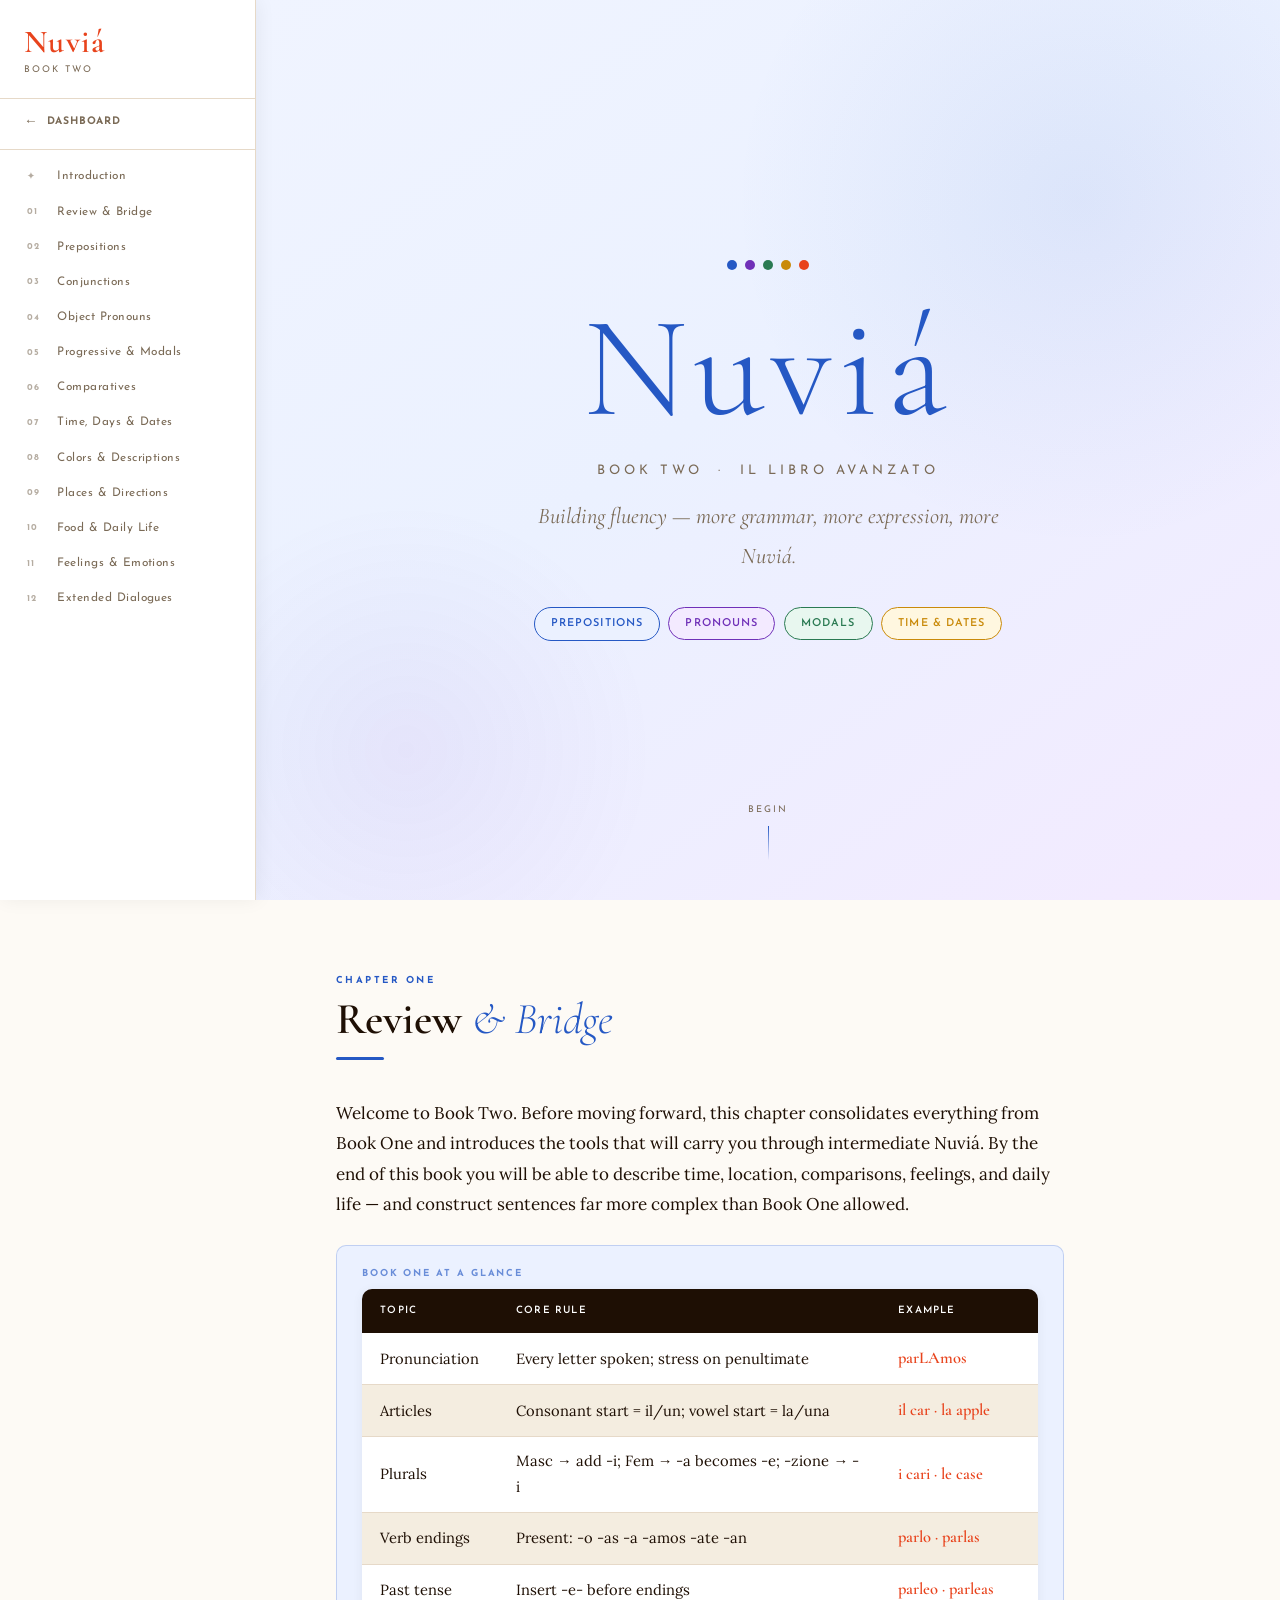
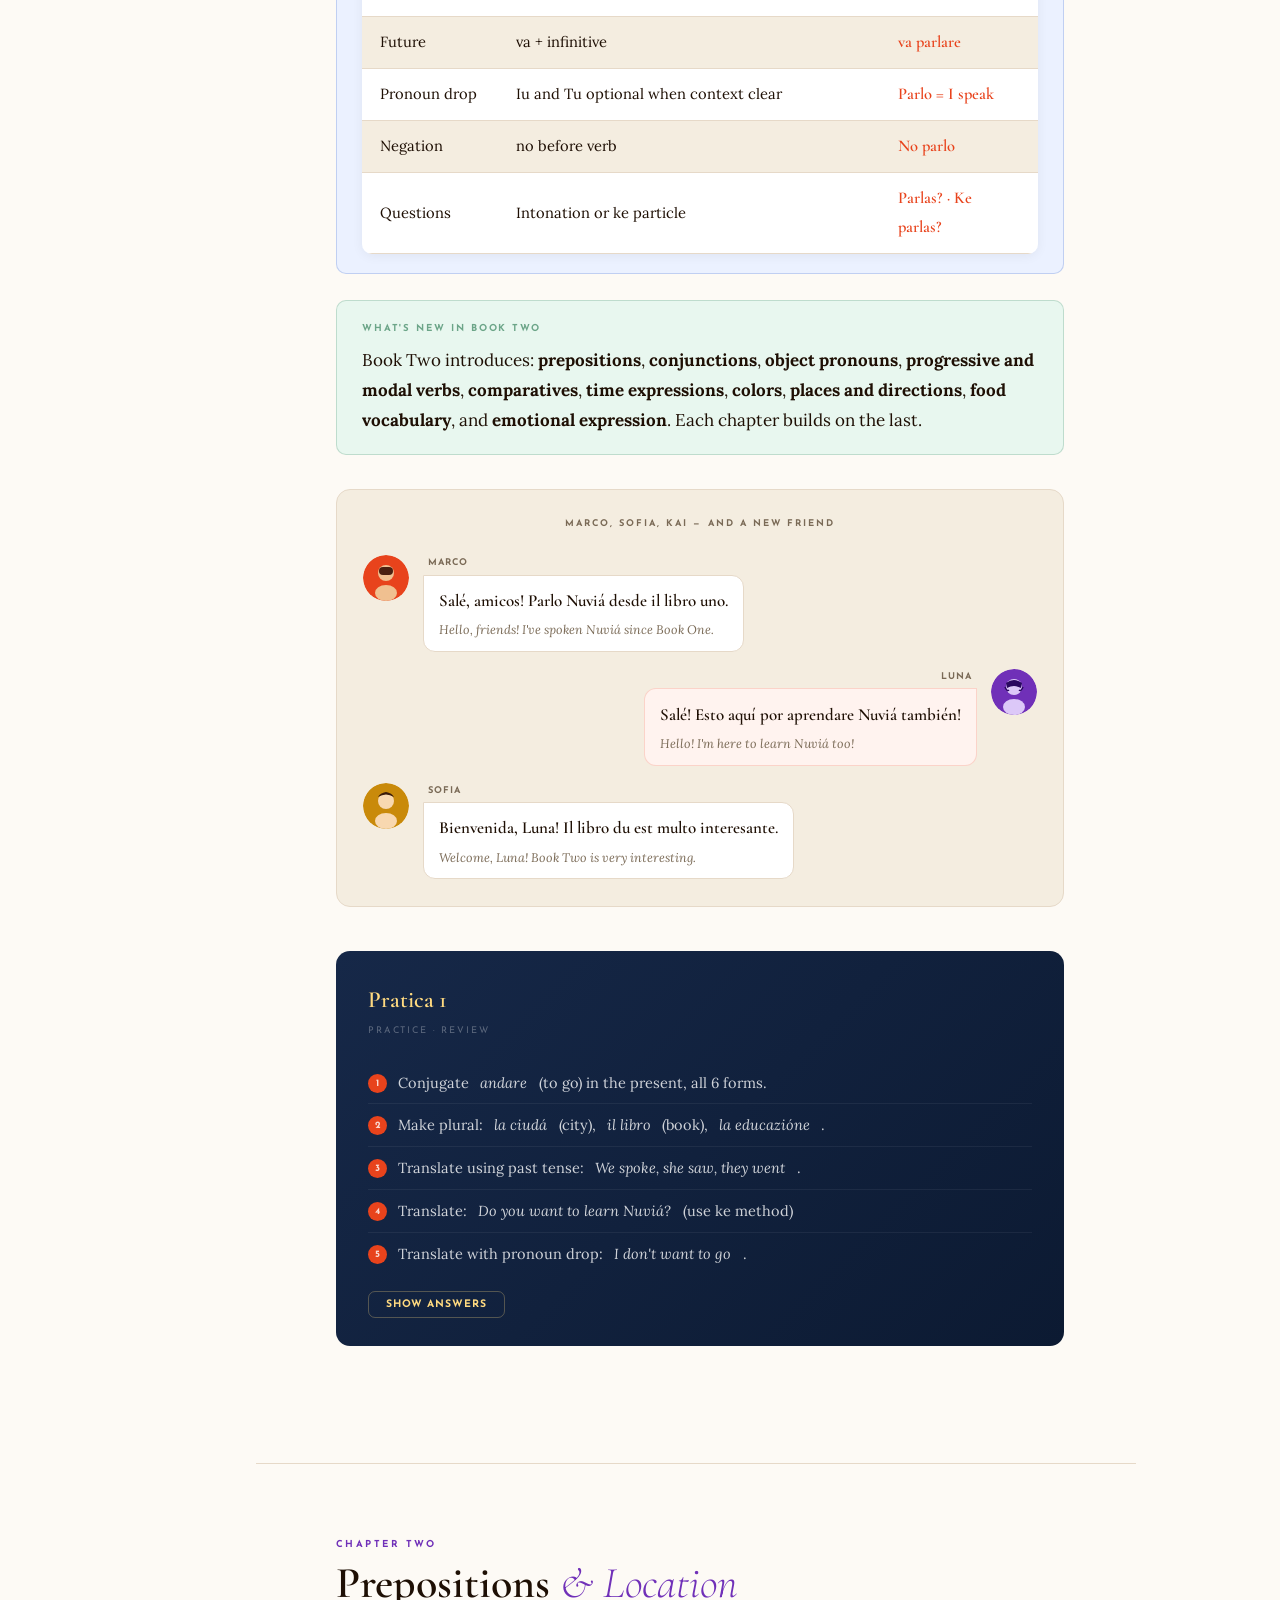
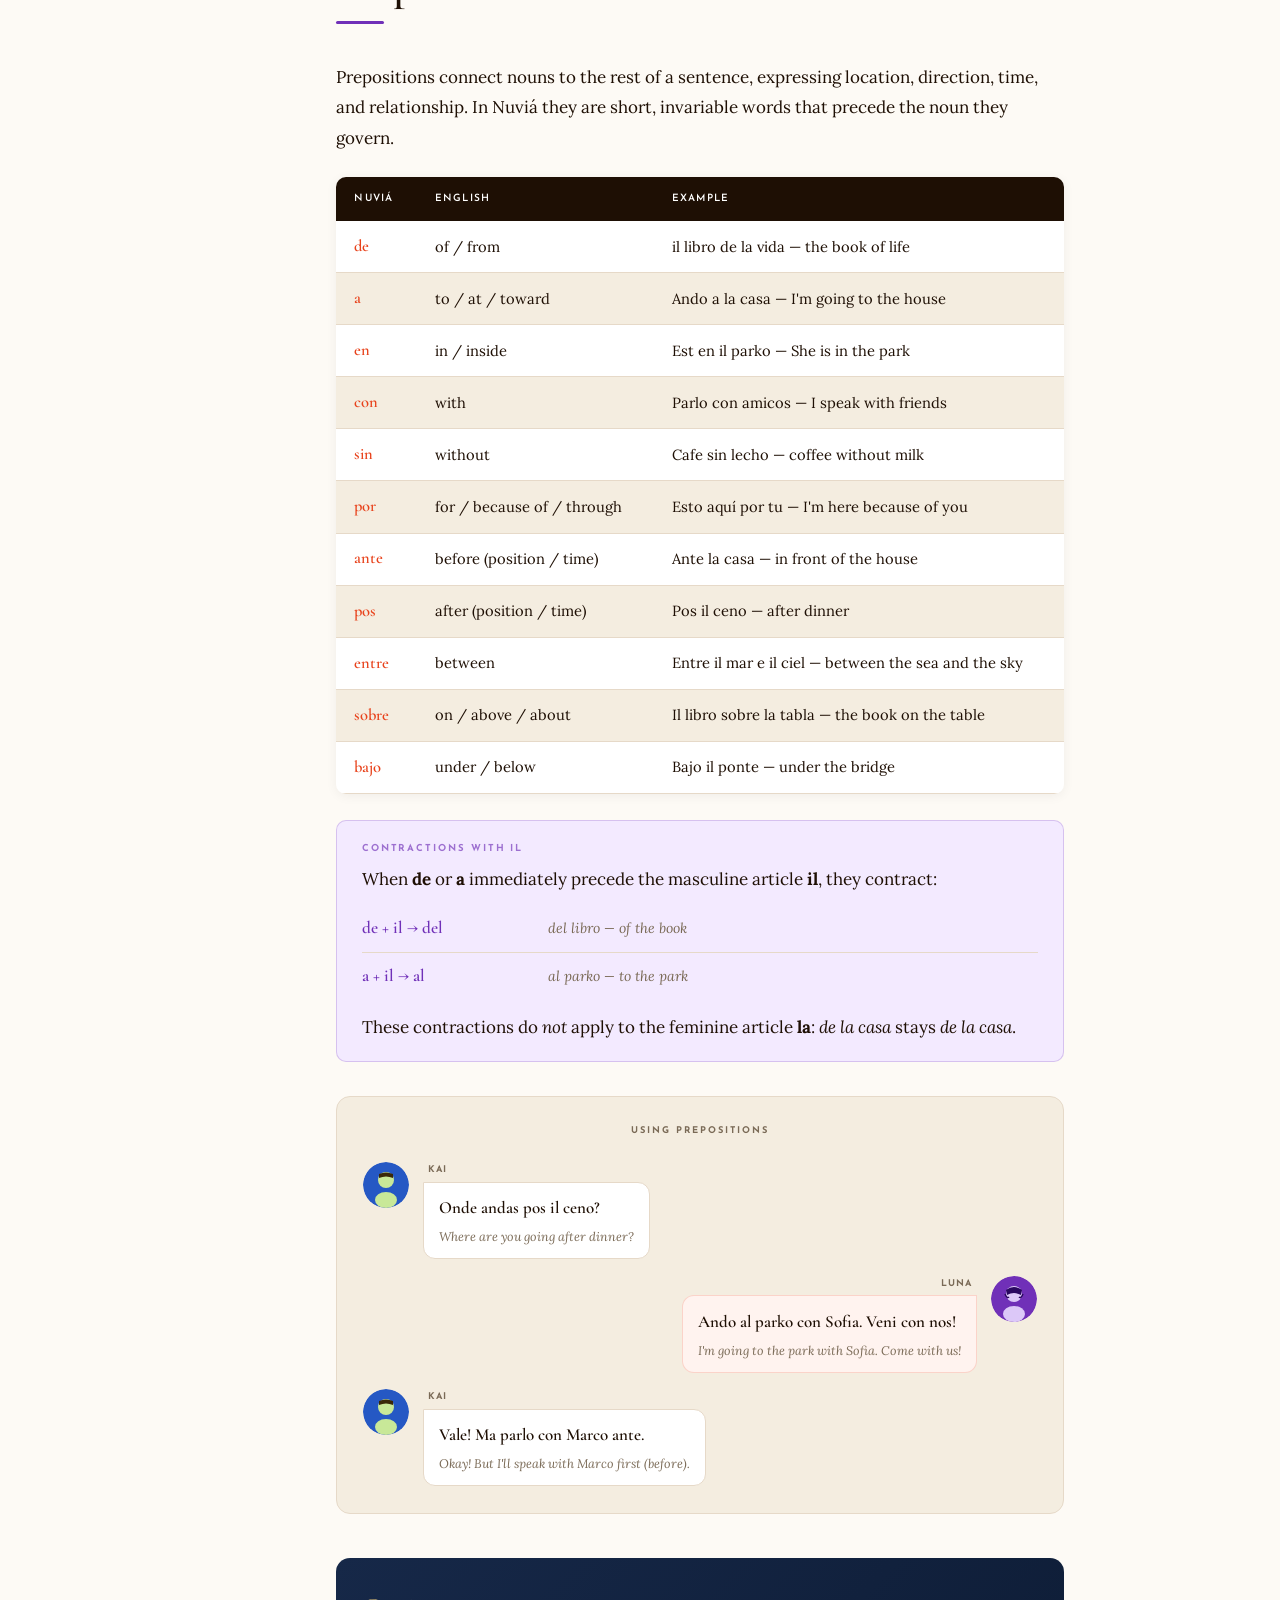
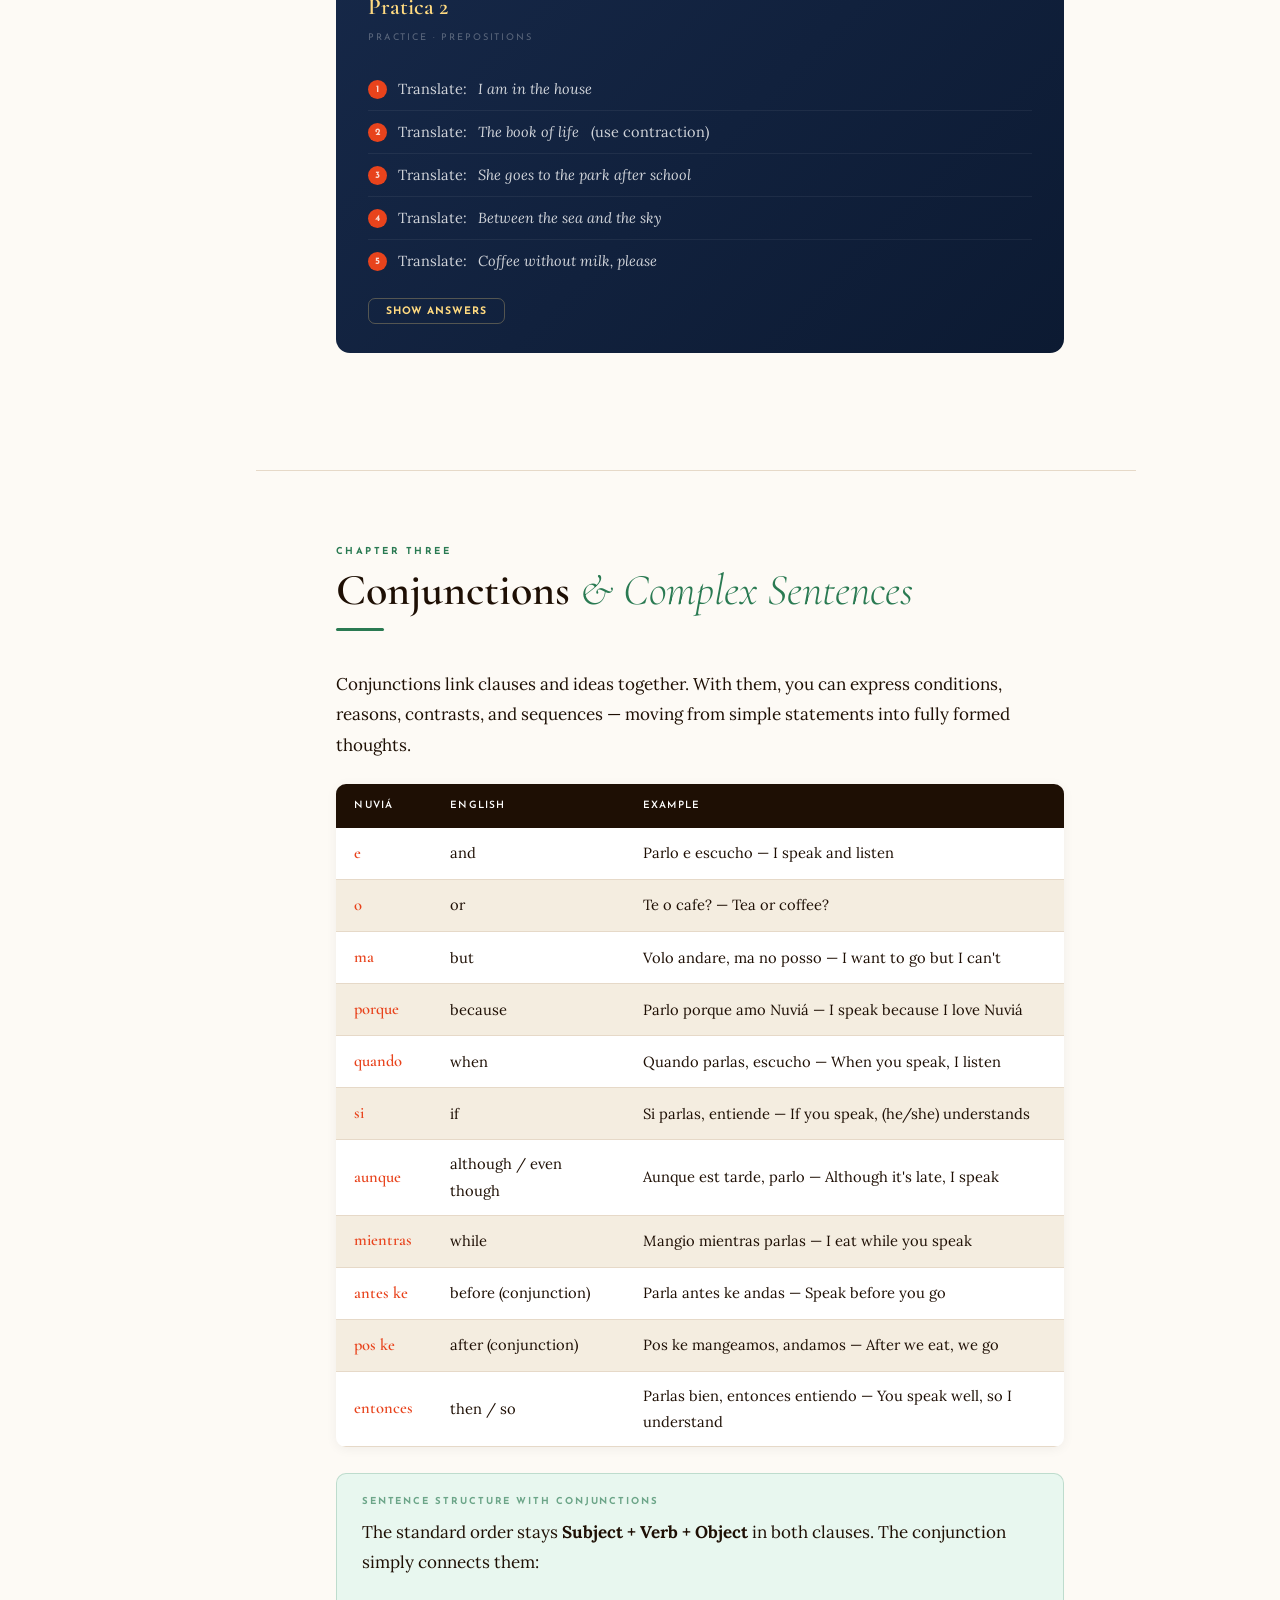
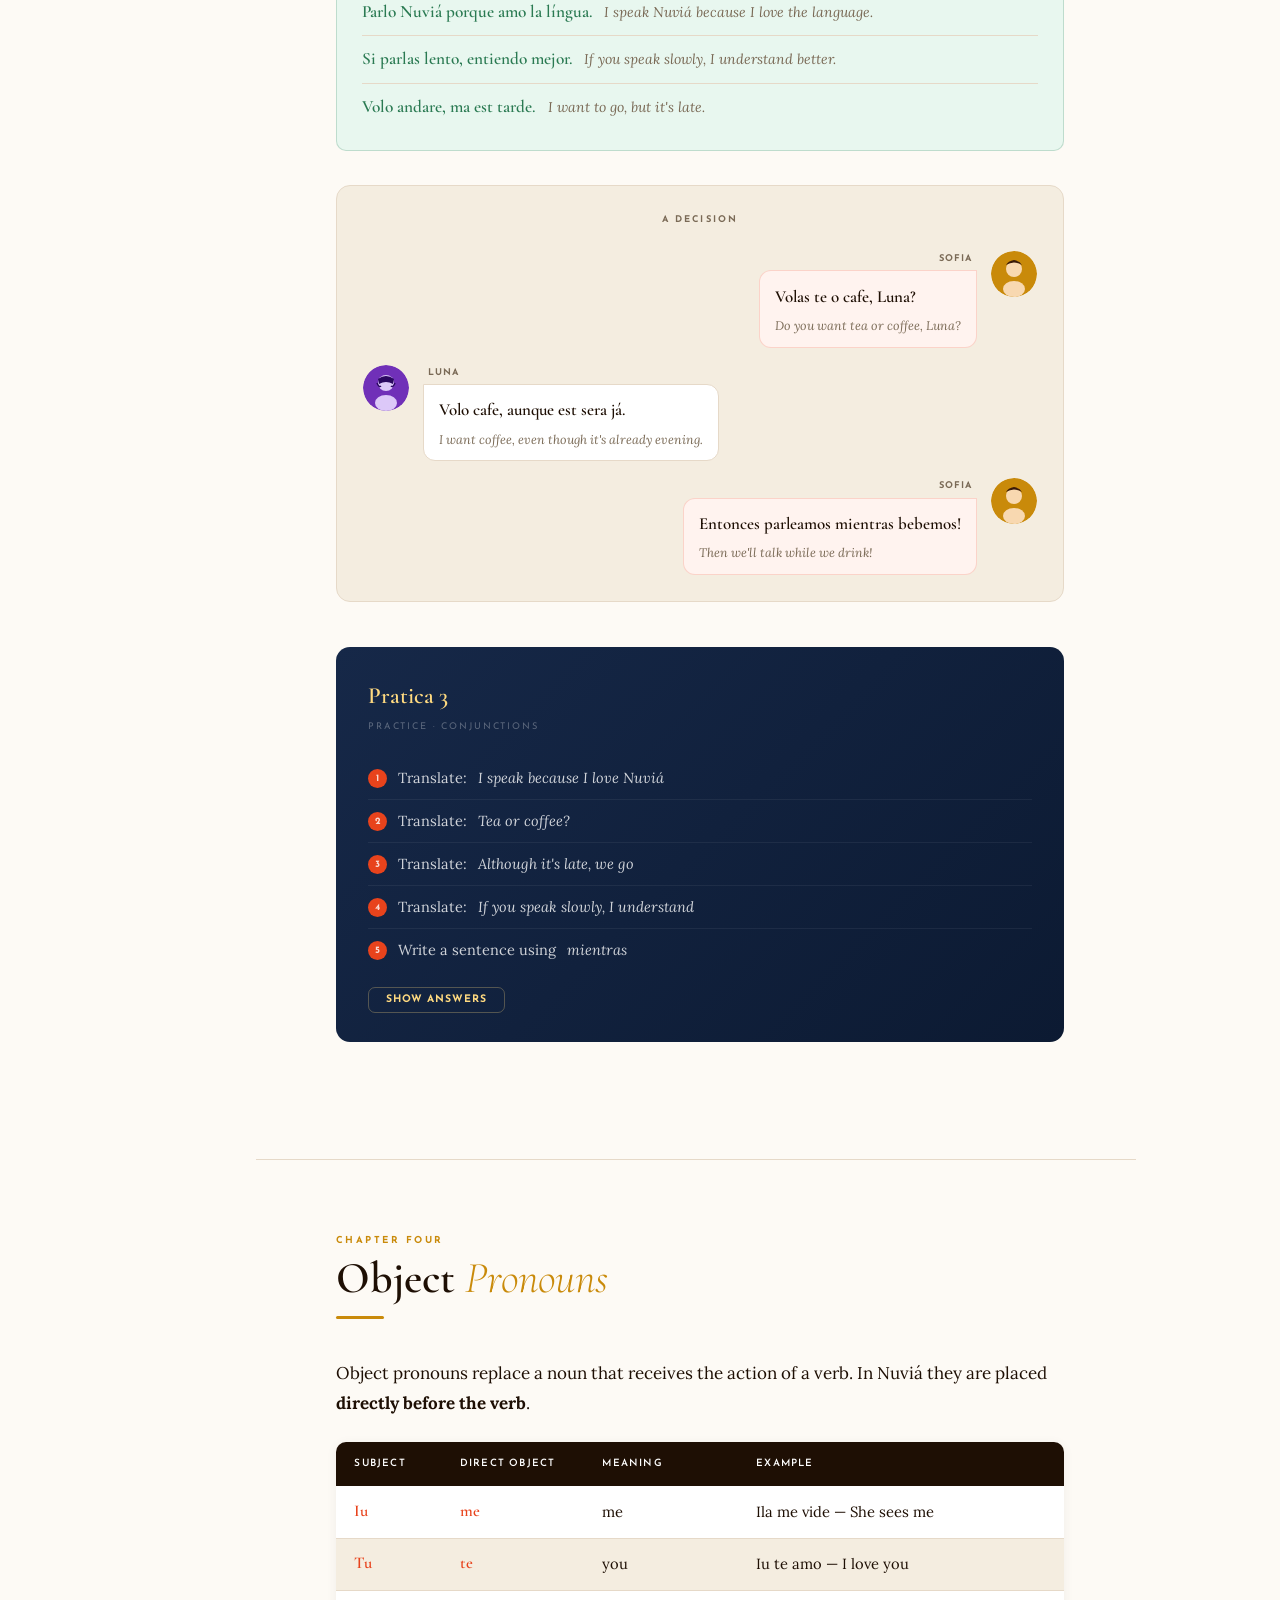
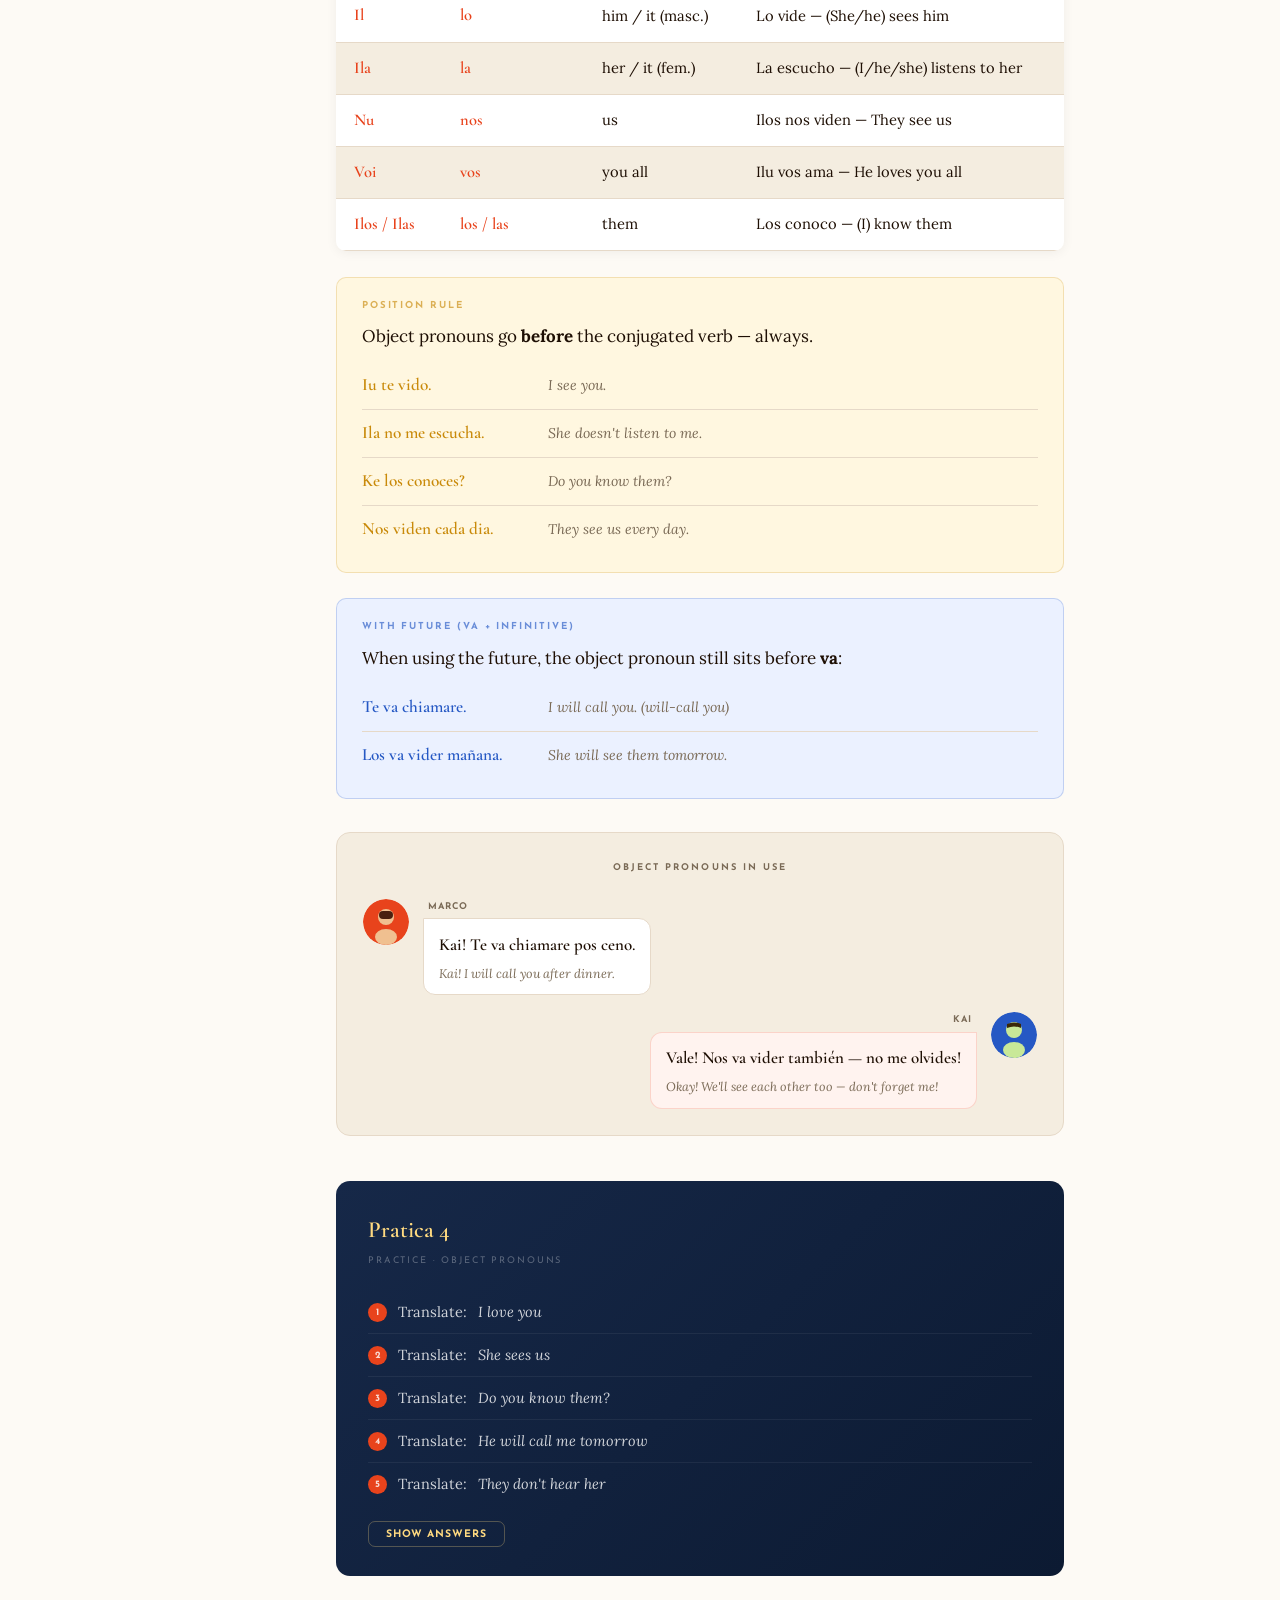
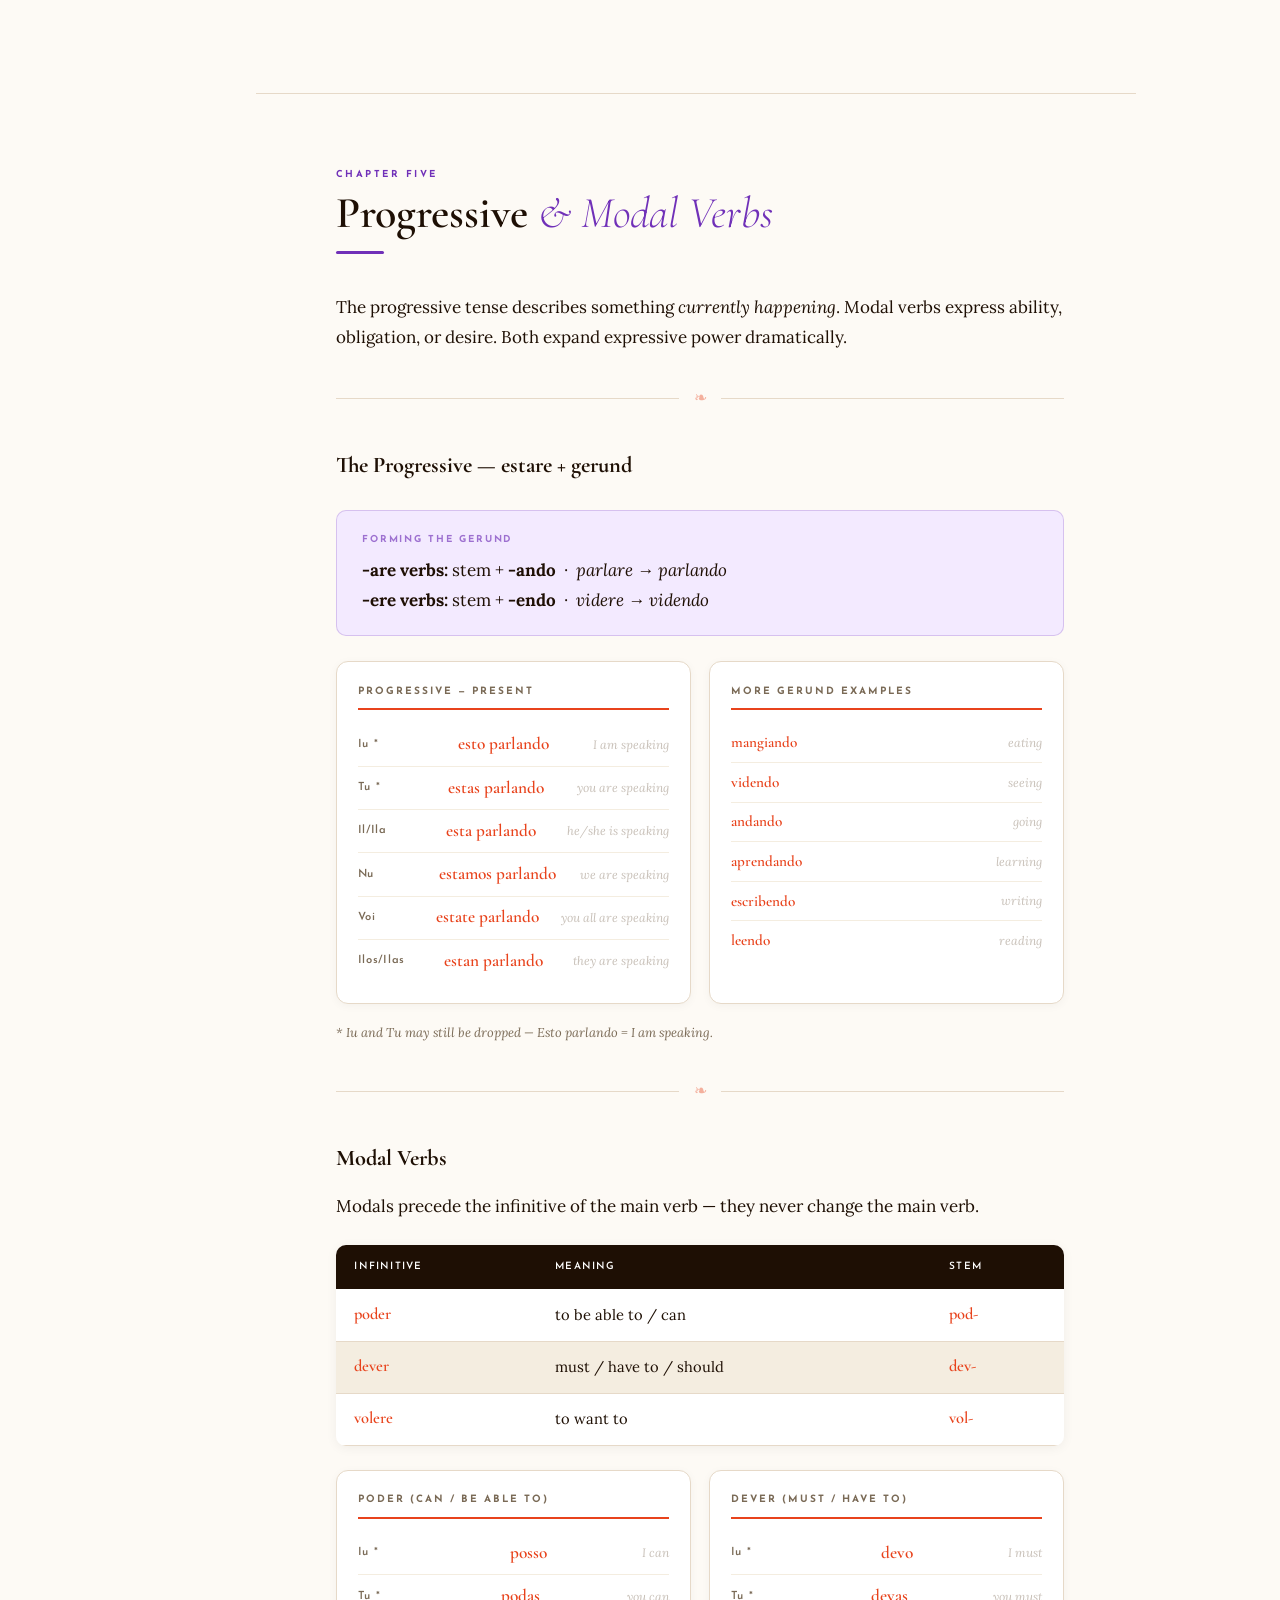
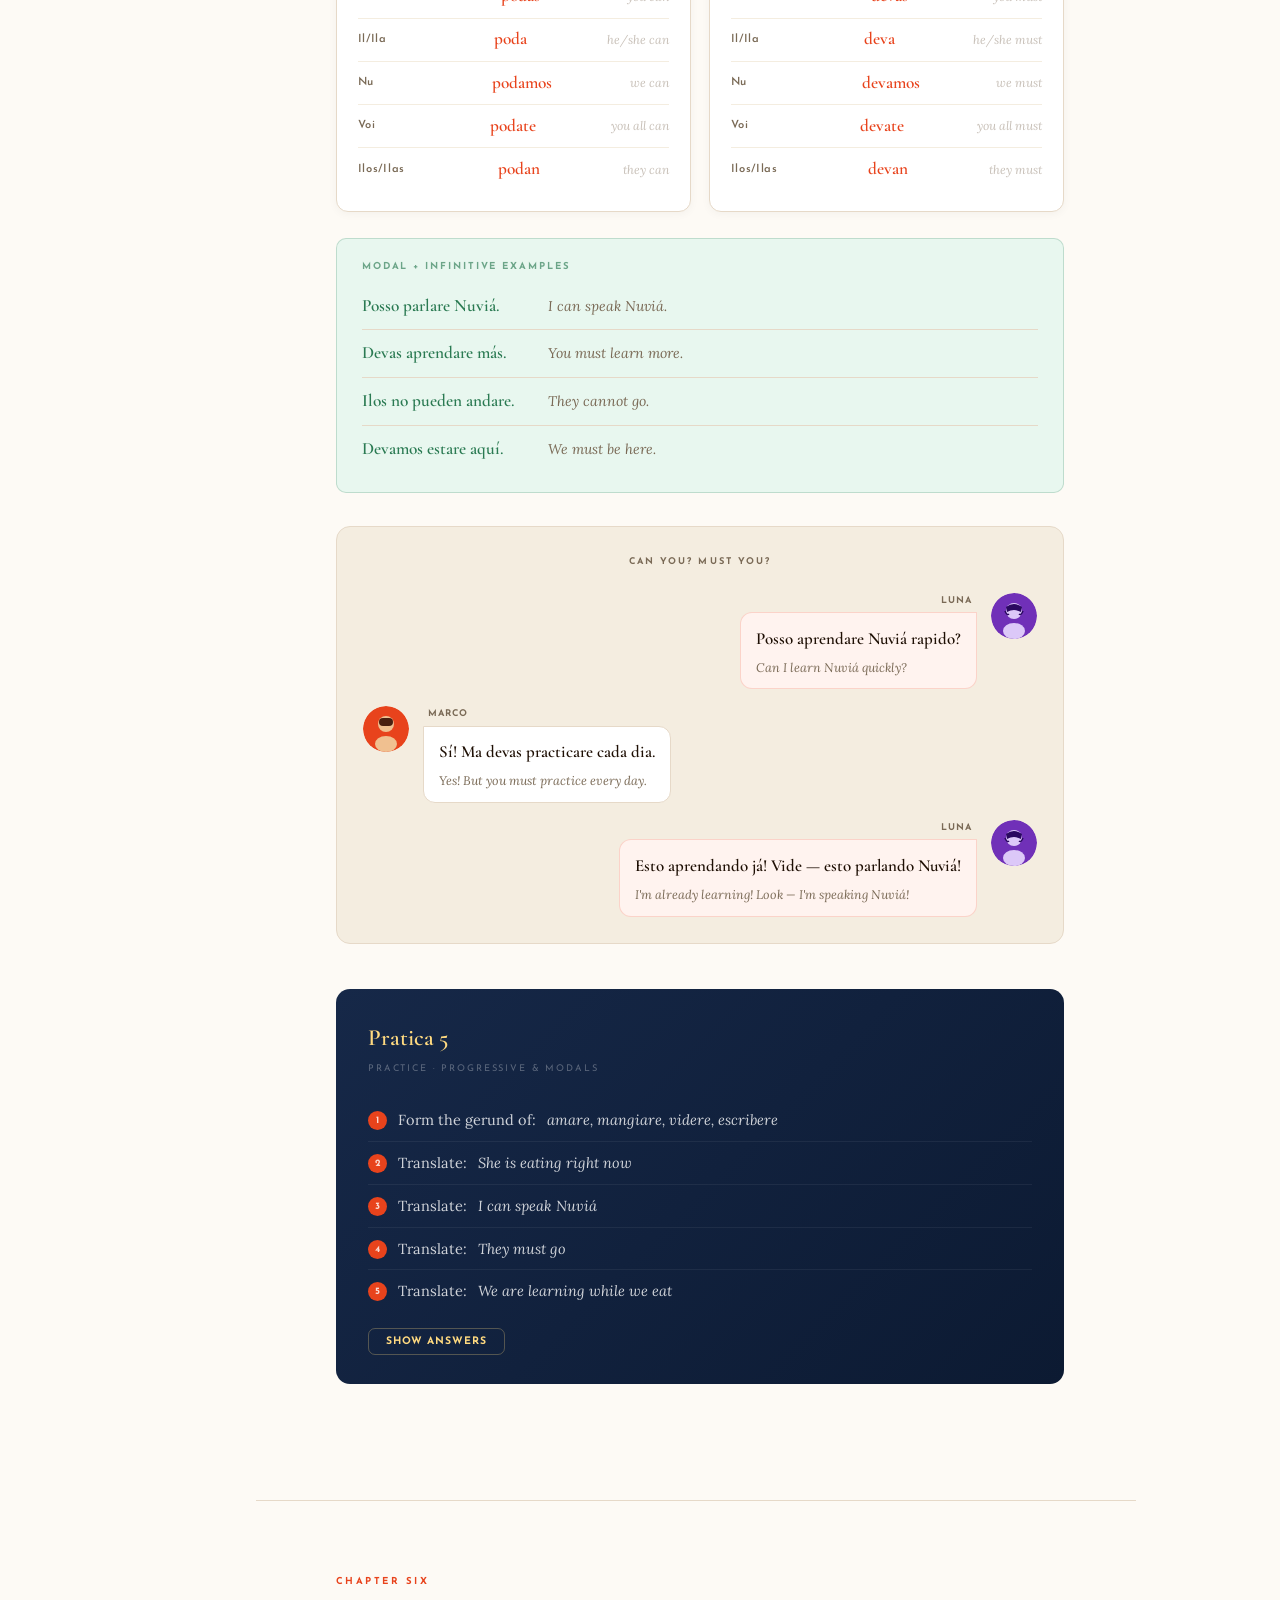
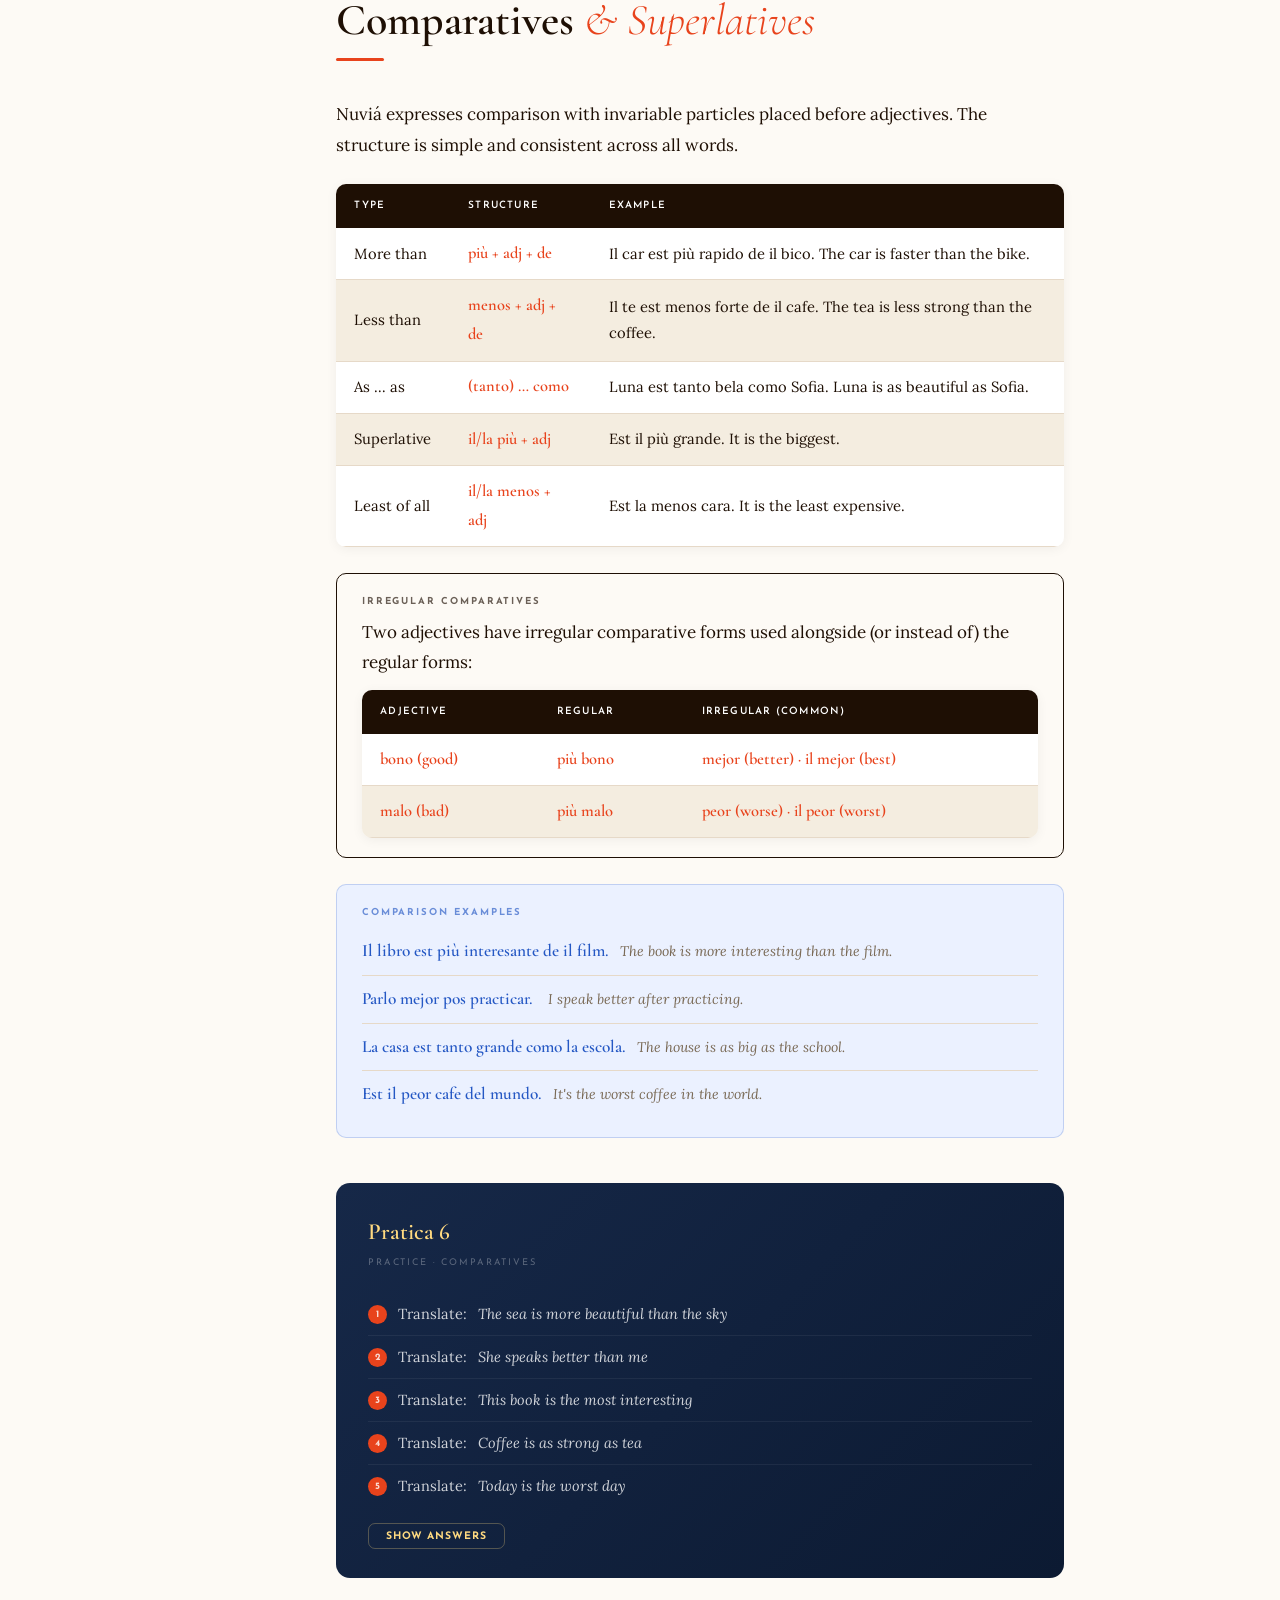
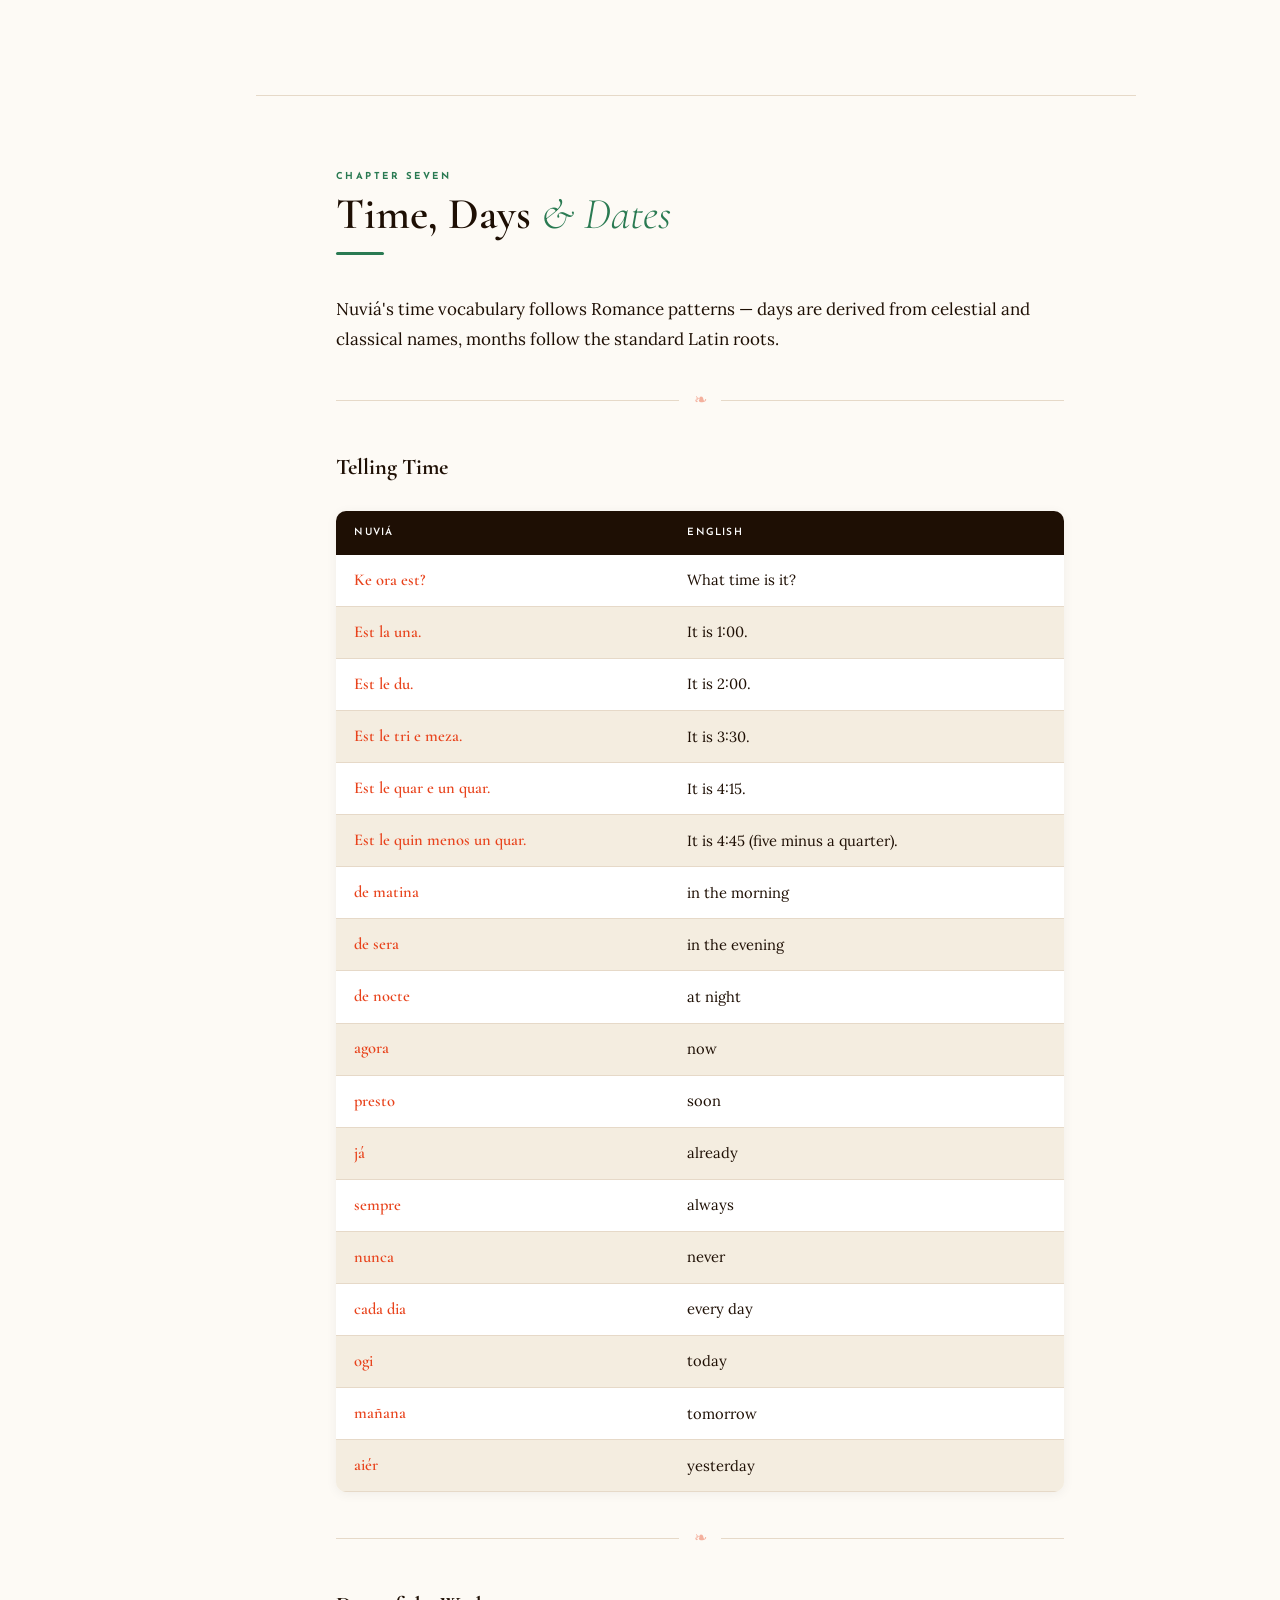
<file: book2.html>
<!DOCTYPE html>
<html lang="en">
<head>
  <meta charset="UTF-8">
  <meta name="viewport" content="width=device-width, initial-scale=1.0">
  <title>Nuviá — Book Two: Il Libro Avanzato</title>
  <link href="https://fonts.googleapis.com/css2?family=Cormorant+Garamond:ital,wght@0,300;0,400;0,500;0,600;0,700;1,300;1,400;1,600&family=Lora:ital,wght@0,400;0,500;1,400&family=Josefin+Sans:wght@300;400;600;700&display=swap" rel="stylesheet">
  <link rel="stylesheet" href="style.css">
  <style>
    /* ── Book-two hero — blue/purple gradient ── */
    #hero {
      min-height: 100vh;
      background: linear-gradient(145deg, #F0F4FF 0%, #EBF1FF 45%, #F3EAFF 100%);
      display: flex; flex-direction: column;
      justify-content: center; align-items: center;
      text-align: center; padding: 4rem 2rem;
      position: relative; overflow: hidden;
    }
    #hero::before {
      content: ''; position: absolute;
      width: 700px; height: 700px; border-radius: 50%;
      background: radial-gradient(circle, rgba(37,88,196,.08) 0%, transparent 70%);
      top: -150px; right: -150px; pointer-events: none;
    }
    #hero::after {
      content: ''; position: absolute;
      width: 500px; height: 500px; border-radius: 50%;
      background: radial-gradient(circle, rgba(112,48,184,.06) 0%, transparent 70%);
      bottom: -100px; left: -100px; pointer-events: none;
    }
    .h-dots { display: flex; gap: .5rem; margin-bottom: 1.6rem; position: relative; z-index: 1; animation: fu .6s ease both; }
    .h-dots span { width: 10px; height: 10px; border-radius: 50%; }
    #h-title {
      font-family: 'Cormorant Garamond', serif;
      font-size: clamp(5rem, 14vw, 9rem); font-weight: 300;
      color: var(--blue); letter-spacing: .05em; line-height: 1;
      position: relative; z-index: 1;
      animation: fu .6s .1s ease both; opacity: 0; animation-fill-mode: forwards;
    }
    #h-tag {
      font-family: 'Josefin Sans', sans-serif;
      font-size: clamp(.68rem, 1.8vw, .82rem); letter-spacing: .3em; text-transform: uppercase;
      color: var(--muted); margin-top: 1.2rem;
      position: relative; z-index: 1;
      animation: fu .6s .2s ease both; opacity: 0; animation-fill-mode: forwards;
    }
    #h-sub {
      font-family: 'Cormorant Garamond', serif; font-style: italic;
      font-size: clamp(1.05rem, 2.8vw, 1.4rem);
      color: var(--muted); margin-top: .9rem; max-width: 480px;
      position: relative; z-index: 1;
      animation: fu .6s .3s ease both; opacity: 0; animation-fill-mode: forwards;
    }
    .h-pills {
      display: flex; flex-wrap: wrap; gap: .55rem; justify-content: center;
      margin-top: 1.9rem; position: relative; z-index: 1;
      animation: fu .6s .45s ease both; opacity: 0; animation-fill-mode: forwards;
    }
    .h-pill {
      font-family: 'Josefin Sans', sans-serif; font-size: .68rem; font-weight: 600;
      letter-spacing: .1em; text-transform: uppercase;
      padding: .38rem 1rem; border-radius: 20px; border: 1.5px solid;
    }
    .p1 { color: var(--blue);   border-color: var(--blue);   background: var(--blue-lt);   }
    .p2 { color: var(--purple); border-color: var(--purple); background: var(--purple-lt); }
    .p3 { color: var(--sage);   border-color: var(--sage);   background: var(--sage-lt);   }
    .p4 { color: var(--gold);   border-color: var(--gold);   background: var(--gold-lt);   }
    #h-scroll {
      position: absolute; bottom: 2.5rem;
      font-family: 'Josefin Sans', sans-serif; font-size: .58rem;
      letter-spacing: .2em; text-transform: uppercase; color: var(--muted);
      display: flex; flex-direction: column; align-items: center; gap: .45rem;
      animation: fu .6s .8s ease both; opacity: 0; animation-fill-mode: forwards;
    }
    #h-scroll::after { content: ''; width: 1px; height: 34px; background: linear-gradient(to bottom, var(--blue), transparent); }

    /* ── Nav back link ── */
    .nav-back {
      display: flex; align-items: center; gap: .5rem;
      padding: .7rem 1.5rem .9rem;
      font-family: 'Josefin Sans', sans-serif;
      font-size: .65rem; font-weight: 700; letter-spacing: .1em; text-transform: uppercase;
      color: var(--muted); text-decoration: none;
      border-bottom: 1px solid var(--border);
      transition: color .16s;
    }
    .nav-back:hover { color: var(--blue); }
    .nav-back::before { content: '←'; font-size: .85rem; }

    /* ── Book 2 accent overrides (blue/purple theme) ── */
    .b2 .ch-ey, .b2 .ch-ti em { color: var(--blue); }   .b2 .ch-rule { background: var(--blue); }
    .b2p .ch-ey, .b2p .ch-ti em { color: var(--purple); } .b2p .ch-rule { background: var(--purple); }
    .b2s .ch-ey, .b2s .ch-ti em { color: var(--sage); }   .b2s .ch-rule { background: var(--sage); }
    .b2g .ch-ey, .b2g .ch-ti em { color: var(--gold); }   .b2g .ch-rule { background: var(--gold); }
    .b2c .ch-ey, .b2c .ch-ti em { color: var(--coral); }  .b2c .ch-rule { background: var(--coral); }

    /* Color swatch grid */
    .color-grid {
      display: grid; grid-template-columns: repeat(auto-fill, minmax(110px, 1fr));
      gap: .75rem; margin: 1.5rem 0;
    }
    .color-swatch {
      border-radius: 10px; overflow: hidden; border: 1.5px solid var(--border);
      box-shadow: 0 2px 8px rgba(0,0,0,.05);
    }
    .swatch-block { height: 52px; }
    .swatch-info { background: var(--white); padding: .55rem .65rem; }
    .swatch-nv { font-family: 'Cormorant Garamond', serif; font-size: .98rem; font-weight: 700; color: var(--text); display: block; }
    .swatch-en { font-size: .72rem; color: var(--muted); font-style: italic; }

    /* ── days/months compact grid ── */
    .day-grid {
      display: grid; grid-template-columns: repeat(auto-fill, minmax(130px, 1fr));
      gap: .7rem; margin: 1.4rem 0;
    }
    .day-card {
      background: var(--white); border-radius: 9px; padding: .85rem 1rem;
      border: 1.5px solid var(--border); text-align: center;
    }
    .day-nv { font-family: 'Cormorant Garamond', serif; font-size: 1.05rem; font-weight: 700; color: var(--blue); display: block; }
    .day-en { font-size: .75rem; color: var(--muted); font-family: 'Josefin Sans', sans-serif; letter-spacing: .05em; text-transform: uppercase; }

    .month-grid { display: grid; grid-template-columns: repeat(auto-fill, minmax(100px, 1fr)); gap: .6rem; margin: 1.4rem 0; }
    .month-card { background: var(--white); border-radius: 9px; padding: .7rem .8rem; border: 1.5px solid var(--border); }
    .month-num { font-family: 'Josefin Sans', sans-serif; font-size: .58rem; font-weight: 700; letter-spacing: .1em; color: var(--muted); }
    .month-nv { font-family: 'Cormorant Garamond', serif; font-size: 1rem; font-weight: 700; color: var(--purple); display: block; }

    /* ── Luna avatar helper (new character, purple) ── */
  </style>
</head>
<body>

<div id="overlay" onclick="closeNav()"></div>
<button id="nav-toggle" onclick="toggleNav()" aria-label="Menu">
  <span></span><span></span><span></span>
</button>

<nav id="nav">
  <div id="nav-hd">
    <div id="nav-logo">Nuviá</div>
    <div id="nav-sub">Book Two</div>
  </div>
  <a href="index.html" class="nav-back">Dashboard</a>
  <ul>
    <li><a href="#hero"><span class="cn">✦</span> Introduction</a></li>
    <li><a href="#ch1"><span class="cn">01</span> Review &amp; Bridge</a></li>
    <li><a href="#ch2"><span class="cn">02</span> Prepositions</a></li>
    <li><a href="#ch3"><span class="cn">03</span> Conjunctions</a></li>
    <li><a href="#ch4"><span class="cn">04</span> Object Pronouns</a></li>
    <li><a href="#ch5"><span class="cn">05</span> Progressive &amp; Modals</a></li>
    <li><a href="#ch6"><span class="cn">06</span> Comparatives</a></li>
    <li><a href="#ch7"><span class="cn">07</span> Time, Days &amp; Dates</a></li>
    <li><a href="#ch8"><span class="cn">08</span> Colors &amp; Descriptions</a></li>
    <li><a href="#ch9"><span class="cn">09</span> Places &amp; Directions</a></li>
    <li><a href="#ch10"><span class="cn">10</span> Food &amp; Daily Life</a></li>
    <li><a href="#ch11"><span class="cn">11</span> Feelings &amp; Emotions</a></li>
    <li><a href="#ch12"><span class="cn">12</span> Extended Dialogues</a></li>
  </ul>
</nav>

<div id="main">

<!-- HERO -->
<section id="hero">
  <div class="h-dots">
    <span style="background:var(--blue)"></span>
    <span style="background:var(--purple)"></span>
    <span style="background:var(--sage)"></span>
    <span style="background:var(--gold)"></span>
    <span style="background:var(--coral)"></span>
  </div>
  <div id="h-title">Nuviá</div>
  <div id="h-tag">Book Two &nbsp;·&nbsp; Il Libro Avanzato</div>
  <div id="h-sub">Building fluency — more grammar, more expression, more Nuviá.</div>
  <div class="h-pills">
    <span class="h-pill p1">Prepositions</span>
    <span class="h-pill p2">Pronouns</span>
    <span class="h-pill p3">Modals</span>
    <span class="h-pill p4">Time &amp; Dates</span>
  </div>
  <div id="h-scroll">Begin</div>
</section>

<!-- ══════════════════════════════════════════
     CH 1 — REVIEW & BRIDGE
══════════════════════════════════════════ -->
<section class="ch b2" id="ch1">
  <div class="ch-hd"><div class="ch-ey">Chapter One</div><h2 class="ch-ti">Review <em>&amp; Bridge</em></h2><div class="ch-rule"></div></div>
  <div class="prose">
    <p>Welcome to Book Two. Before moving forward, this chapter consolidates everything from Book One and introduces the tools that will carry you through intermediate Nuviá. By the end of this book you will be able to describe time, location, comparisons, feelings, and daily life — and construct sentences far more complex than Book One allowed.</p>
  </div>

  <div class="bx b"><div class="lb">Book One at a Glance</div>
    <table class="nt" style="margin:0;">
      <thead><tr><th>Topic</th><th>Core Rule</th><th>Example</th></tr></thead>
      <tbody>
        <tr><td>Pronunciation</td><td>Every letter spoken; stress on penultimate</td><td class="nv">parLAmos</td></tr>
        <tr><td>Articles</td><td>Consonant start = il/un; vowel start = la/una</td><td class="nv">il car · la apple</td></tr>
        <tr><td>Plurals</td><td>Masc → add -i; Fem → -a becomes -e; -zione → -i</td><td class="nv">i cari · le case</td></tr>
        <tr><td>Verb endings</td><td>Present: -o -as -a -amos -ate -an</td><td class="nv">parlo · parlas</td></tr>
        <tr><td>Past tense</td><td>Insert -e- before endings</td><td class="nv">parleo · parleas</td></tr>
        <tr><td>Future</td><td>va + infinitive</td><td class="nv">va parlare</td></tr>
        <tr><td>Pronoun drop</td><td>Iu and Tu optional when context clear</td><td class="nv">Parlo = I speak</td></tr>
        <tr><td>Negation</td><td>no before verb</td><td class="nv">No parlo</td></tr>
        <tr><td>Questions</td><td>Intonation or ke particle</td><td class="nv">Parlas? · Ke parlas?</td></tr>
      </tbody>
    </table>
  </div>

  <div class="bx s"><div class="lb">What's New in Book Two</div>
    <p>Book Two introduces: <strong>prepositions</strong>, <strong>conjunctions</strong>, <strong>object pronouns</strong>, <strong>progressive and modal verbs</strong>, <strong>comparatives</strong>, <strong>time expressions</strong>, <strong>colors</strong>, <strong>places and directions</strong>, <strong>food vocabulary</strong>, and <strong>emotional expression</strong>. Each chapter builds on the last.</p>
  </div>

  <div class="ds"><div class="dt">Marco, Sofia, Kai — and a New Friend</div>
    <div class="de">
      <div class="dm">
        <div class="av"><svg viewBox="0 0 46 46"><circle cx="23" cy="23" r="23" fill="#E8431C"/><circle cx="23" cy="18" r="8" fill="#F0C090"/><ellipse cx="23" cy="38" rx="11" ry="8" fill="#F0C090"/><rect x="16" y="12" width="14" height="8" rx="4" fill="#4A2010"/></svg></div>
        <div class="bw"><span class="bn">Marco</span><div class="bu"><span class="nv">Salé, amicos! Parlo Nuviá desde il libro uno.</span><span class="en">Hello, friends! I've spoken Nuviá since Book One.</span></div></div>
      </div>
      <div class="dm r">
        <div class="av"><svg viewBox="0 0 46 46"><circle cx="23" cy="23" r="23" fill="#7030B8"/><circle cx="23" cy="18" r="8" fill="#DCC8F8"/><ellipse cx="23" cy="38" rx="11" ry="8" fill="#DCC8F8"/><path d="M15 14 Q23 8 31 14 L30 19 Q23 15 16 19Z" fill="#2A0860"/><path d="M14 18 Q16 23 18 21" stroke="#2A0860" stroke-width="1.5" fill="none"/><path d="M32 18 Q30 23 28 21" stroke="#2A0860" stroke-width="1.5" fill="none"/></svg></div>
        <div class="bw"><span class="bn">Luna</span><div class="bu"><span class="nv">Salé! Esto aquí por aprendare Nuviá también!</span><span class="en">Hello! I'm here to learn Nuviá too!</span></div></div>
      </div>
      <div class="dm">
        <div class="av"><svg viewBox="0 0 46 46"><circle cx="23" cy="23" r="23" fill="#C98A0A"/><circle cx="23" cy="18" r="8" fill="#F8D8B0"/><ellipse cx="23" cy="38" rx="11" ry="8" fill="#F8D8B0"/><path d="M15 14 Q23 9 31 14 Q29 10 23 9 Q17 10 15 14Z" fill="#3A1A08"/></svg></div>
        <div class="bw"><span class="bn">Sofia</span><div class="bu"><span class="nv">Bienvenida, Luna! Il libro du est multo interesante.</span><span class="en">Welcome, Luna! Book Two is very interesting.</span></div></div>
      </div>
    </div>
  </div>

  <div class="ts"><h3>Pratica 1</h3><div class="sb">Practice · Review</div>
    <ul class="tq">
      <li>Conjugate <em>andare</em> (to go) in the present, all 6 forms.</li>
      <li>Make plural: <em>la ciudá</em> (city), <em>il libro</em> (book), <em>la educazióne</em>.</li>
      <li>Translate using past tense: <em>We spoke, she saw, they went</em>.</li>
      <li>Translate: <em>Do you want to learn Nuviá?</em> (use ke method)</li>
      <li>Translate with pronoun drop: <em>I don't want to go</em>.</li>
    </ul>
    <button class="at" onclick="ta(this)">Show Answers</button>
    <div class="ak"><ol>
      <li>Ando · andas · anda · andamos · andate · andan</li>
      <li>le ciudadi · i libri · le educazióni</li>
      <li>Nu parleamos · Ila videa · Ilos andean</li>
      <li>Ke volas aprendare Nuviá?</li>
      <li>No volo andare</li>
    </ol></div>
  </div>
</section>

<!-- ══════════════════════════════════════════
     CH 2 — PREPOSITIONS
══════════════════════════════════════════ -->
<section class="ch b2p" id="ch2">
  <div class="ch-hd"><div class="ch-ey">Chapter Two</div><h2 class="ch-ti">Prepositions <em>&amp; Location</em></h2><div class="ch-rule"></div></div>
  <div class="prose">
    <p>Prepositions connect nouns to the rest of a sentence, expressing location, direction, time, and relationship. In Nuviá they are short, invariable words that precede the noun they govern.</p>
  </div>

  <table class="nt">
    <thead><tr><th>Nuviá</th><th>English</th><th>Example</th></tr></thead>
    <tbody>
      <tr><td class="nv">de</td><td>of / from</td><td><span class="nv">il libro de la vida</span> — the book of life</td></tr>
      <tr><td class="nv">a</td><td>to / at / toward</td><td><span class="nv">Ando a la casa</span> — I'm going to the house</td></tr>
      <tr><td class="nv">en</td><td>in / inside</td><td><span class="nv">Est en il parko</span> — She is in the park</td></tr>
      <tr><td class="nv">con</td><td>with</td><td><span class="nv">Parlo con amicos</span> — I speak with friends</td></tr>
      <tr><td class="nv">sin</td><td>without</td><td><span class="nv">Cafe sin lecho</span> — coffee without milk</td></tr>
      <tr><td class="nv">por</td><td>for / because of / through</td><td><span class="nv">Esto aquí por tu</span> — I'm here because of you</td></tr>
      <tr><td class="nv">ante</td><td>before (position / time)</td><td><span class="nv">Ante la casa</span> — in front of the house</td></tr>
      <tr><td class="nv">pos</td><td>after (position / time)</td><td><span class="nv">Pos il ceno</span> — after dinner</td></tr>
      <tr><td class="nv">entre</td><td>between</td><td><span class="nv">Entre il mar e il ciel</span> — between the sea and the sky</td></tr>
      <tr><td class="nv">sobre</td><td>on / above / about</td><td><span class="nv">Il libro sobre la tabla</span> — the book on the table</td></tr>
      <tr><td class="nv">bajo</td><td>under / below</td><td><span class="nv">Bajo il ponte</span> — under the bridge</td></tr>
    </tbody>
  </table>

  <div class="bx p"><div class="lb">Contractions with il</div>
    <p>When <strong>de</strong> or <strong>a</strong> immediately precede the masculine article <strong>il</strong>, they contract:</p>
    <ul class="pl" style="margin:.7rem 0 0;">
      <li><span class="pn p">de + il → del</span><span class="pe">del libro — of the book</span></li>
      <li><span class="pn p">a + il → al</span><span class="pe">al parko — to the park</span></li>
    </ul>
    <p style="margin-top:.75rem;">These contractions do <em>not</em> apply to the feminine article <strong>la</strong>: <em>de la casa</em> stays <em>de la casa</em>.</p>
  </div>

  <div class="ds"><div class="dt">Using Prepositions</div>
    <div class="de">
      <div class="dm">
        <div class="av"><svg viewBox="0 0 46 46"><circle cx="23" cy="23" r="23" fill="#2558C4"/><circle cx="23" cy="18" r="8" fill="#C8E898"/><ellipse cx="23" cy="38" rx="11" ry="8" fill="#C8E898"/><path d="M16 12 Q23 9 30 12 L30 16 Q23 13 16 16Z" fill="#3A2808"/></svg></div>
        <div class="bw"><span class="bn">Kai</span><div class="bu"><span class="nv">Onde andas pos il ceno?</span><span class="en">Where are you going after dinner?</span></div></div>
      </div>
      <div class="dm r">
        <div class="av"><svg viewBox="0 0 46 46"><circle cx="23" cy="23" r="23" fill="#7030B8"/><circle cx="23" cy="18" r="8" fill="#DCC8F8"/><ellipse cx="23" cy="38" rx="11" ry="8" fill="#DCC8F8"/><path d="M15 14 Q23 8 31 14 L30 19 Q23 15 16 19Z" fill="#2A0860"/><path d="M14 18 Q16 23 18 21" stroke="#2A0860" stroke-width="1.5" fill="none"/><path d="M32 18 Q30 23 28 21" stroke="#2A0860" stroke-width="1.5" fill="none"/></svg></div>
        <div class="bw"><span class="bn">Luna</span><div class="bu"><span class="nv">Ando al parko con Sofia. Veni con nos!</span><span class="en">I'm going to the park with Sofia. Come with us!</span></div></div>
      </div>
      <div class="dm">
        <div class="av"><svg viewBox="0 0 46 46"><circle cx="23" cy="23" r="23" fill="#2558C4"/><circle cx="23" cy="18" r="8" fill="#C8E898"/><ellipse cx="23" cy="38" rx="11" ry="8" fill="#C8E898"/><path d="M16 12 Q23 9 30 12 L30 16 Q23 13 16 16Z" fill="#3A2808"/></svg></div>
        <div class="bw"><span class="bn">Kai</span><div class="bu"><span class="nv">Vale! Ma parlo con Marco ante.</span><span class="en">Okay! But I'll speak with Marco first (before).</span></div></div>
      </div>
    </div>
  </div>

  <div class="ts"><h3>Pratica 2</h3><div class="sb">Practice · Prepositions</div>
    <ul class="tq">
      <li>Translate: <em>I am in the house</em></li>
      <li>Translate: <em>The book of life</em> (use contraction)</li>
      <li>Translate: <em>She goes to the park after school</em></li>
      <li>Translate: <em>Between the sea and the sky</em></li>
      <li>Translate: <em>Coffee without milk, please</em></li>
    </ul>
    <button class="at" onclick="ta(this)">Show Answers</button>
    <div class="ak"><ol>
      <li>Esto en la casa</li>
      <li>Il libro de la vida <span>— "del" contraction not used here since it's "la"</span></li>
      <li>Ila anda al parko pos la escola</li>
      <li>Entre il mar e il ciel</li>
      <li>Cafe sin lecho, per favor</li>
    </ol></div>
  </div>
</section>

<!-- ══════════════════════════════════════════
     CH 3 — CONJUNCTIONS
══════════════════════════════════════════ -->
<section class="ch b2s" id="ch3">
  <div class="ch-hd"><div class="ch-ey">Chapter Three</div><h2 class="ch-ti">Conjunctions <em>&amp; Complex Sentences</em></h2><div class="ch-rule"></div></div>
  <div class="prose">
    <p>Conjunctions link clauses and ideas together. With them, you can express conditions, reasons, contrasts, and sequences — moving from simple statements into fully formed thoughts.</p>
  </div>

  <table class="nt">
    <thead><tr><th>Nuviá</th><th>English</th><th>Example</th></tr></thead>
    <tbody>
      <tr><td class="nv">e</td><td>and</td><td><span class="nv">Parlo e escucho</span> — I speak and listen</td></tr>
      <tr><td class="nv">o</td><td>or</td><td><span class="nv">Te o cafe?</span> — Tea or coffee?</td></tr>
      <tr><td class="nv">ma</td><td>but</td><td><span class="nv">Volo andare, ma no posso</span> — I want to go but I can't</td></tr>
      <tr><td class="nv">porque</td><td>because</td><td><span class="nv">Parlo porque amo Nuviá</span> — I speak because I love Nuviá</td></tr>
      <tr><td class="nv">quando</td><td>when</td><td><span class="nv">Quando parlas, escucho</span> — When you speak, I listen</td></tr>
      <tr><td class="nv">si</td><td>if</td><td><span class="nv">Si parlas, entiende</span> — If you speak, (he/she) understands</td></tr>
      <tr><td class="nv">aunque</td><td>although / even though</td><td><span class="nv">Aunque est tarde, parlo</span> — Although it's late, I speak</td></tr>
      <tr><td class="nv">mientras</td><td>while</td><td><span class="nv">Mangio mientras parlas</span> — I eat while you speak</td></tr>
      <tr><td class="nv">antes ke</td><td>before (conjunction)</td><td><span class="nv">Parla antes ke andas</span> — Speak before you go</td></tr>
      <tr><td class="nv">pos ke</td><td>after (conjunction)</td><td><span class="nv">Pos ke mangeamos, andamos</span> — After we eat, we go</td></tr>
      <tr><td class="nv">entonces</td><td>then / so</td><td><span class="nv">Parlas bien, entonces entiendo</span> — You speak well, so I understand</td></tr>
    </tbody>
  </table>

  <div class="bx s"><div class="lb">Sentence Structure with Conjunctions</div>
    <p>The standard order stays <strong>Subject + Verb + Object</strong> in both clauses. The conjunction simply connects them:</p>
    <ul class="pl" style="margin:.7rem 0 0;">
      <li><span class="pn s">Parlo Nuviá porque amo la língua.</span><span class="pe">I speak Nuviá because I love the language.</span></li>
      <li><span class="pn s">Si parlas lento, entiendo mejor.</span><span class="pe">If you speak slowly, I understand better.</span></li>
      <li><span class="pn s">Volo andare, ma est tarde.</span><span class="pe">I want to go, but it's late.</span></li>
    </ul>
  </div>

  <div class="ds"><div class="dt">A Decision</div>
    <div class="de">
      <div class="dm r">
        <div class="av"><svg viewBox="0 0 46 46"><circle cx="23" cy="23" r="23" fill="#C98A0A"/><circle cx="23" cy="18" r="8" fill="#F8D8B0"/><ellipse cx="23" cy="38" rx="11" ry="8" fill="#F8D8B0"/><path d="M15 14 Q23 9 31 14 Q29 10 23 9 Q17 10 15 14Z" fill="#3A1A08"/></svg></div>
        <div class="bw"><span class="bn">Sofia</span><div class="bu"><span class="nv">Volas te o cafe, Luna?</span><span class="en">Do you want tea or coffee, Luna?</span></div></div>
      </div>
      <div class="dm">
        <div class="av"><svg viewBox="0 0 46 46"><circle cx="23" cy="23" r="23" fill="#7030B8"/><circle cx="23" cy="18" r="8" fill="#DCC8F8"/><ellipse cx="23" cy="38" rx="11" ry="8" fill="#DCC8F8"/><path d="M15 14 Q23 8 31 14 L30 19 Q23 15 16 19Z" fill="#2A0860"/><path d="M14 18 Q16 23 18 21" stroke="#2A0860" stroke-width="1.5" fill="none"/><path d="M32 18 Q30 23 28 21" stroke="#2A0860" stroke-width="1.5" fill="none"/></svg></div>
        <div class="bw"><span class="bn">Luna</span><div class="bu"><span class="nv">Volo cafe, aunque est sera já.</span><span class="en">I want coffee, even though it's already evening.</span></div></div>
      </div>
      <div class="dm r">
        <div class="av"><svg viewBox="0 0 46 46"><circle cx="23" cy="23" r="23" fill="#C98A0A"/><circle cx="23" cy="18" r="8" fill="#F8D8B0"/><ellipse cx="23" cy="38" rx="11" ry="8" fill="#F8D8B0"/><path d="M15 14 Q23 9 31 14 Q29 10 23 9 Q17 10 15 14Z" fill="#3A1A08"/></svg></div>
        <div class="bw"><span class="bn">Sofia</span><div class="bu"><span class="nv">Entonces parleamos mientras bebemos!</span><span class="en">Then we'll talk while we drink!</span></div></div>
      </div>
    </div>
  </div>

  <div class="ts"><h3>Pratica 3</h3><div class="sb">Practice · Conjunctions</div>
    <ul class="tq">
      <li>Translate: <em>I speak because I love Nuviá</em></li>
      <li>Translate: <em>Tea or coffee?</em></li>
      <li>Translate: <em>Although it's late, we go</em></li>
      <li>Translate: <em>If you speak slowly, I understand</em></li>
      <li>Write a sentence using <em>mientras</em></li>
    </ul>
    <button class="at" onclick="ta(this)">Show Answers</button>
    <div class="ak"><ol>
      <li>Parlo porque amo Nuviá</li>
      <li>Te o cafe?</li>
      <li>Aunque est tarde, andamos</li>
      <li>Si parlas lento, entiendo</li>
      <li><em>Any valid sentence</em> — e.g. Mangio mientras escucho musico. <span>I eat while I listen to music.</span></li>
    </ol></div>
  </div>
</section>

<!-- ══════════════════════════════════════════
     CH 4 — OBJECT PRONOUNS
══════════════════════════════════════════ -->
<section class="ch b2g" id="ch4">
  <div class="ch-hd"><div class="ch-ey">Chapter Four</div><h2 class="ch-ti">Object <em>Pronouns</em></h2><div class="ch-rule"></div></div>
  <div class="prose">
    <p>Object pronouns replace a noun that receives the action of a verb. In Nuviá they are placed <strong>directly before the verb</strong>.</p>
  </div>

  <table class="nt">
    <thead><tr><th>Subject</th><th>Direct Object</th><th>Meaning</th><th>Example</th></tr></thead>
    <tbody>
      <tr><td class="nv">Iu</td><td class="nv">me</td><td>me</td><td><span class="nv">Ila me vide</span> — She sees me</td></tr>
      <tr><td class="nv">Tu</td><td class="nv">te</td><td>you</td><td><span class="nv">Iu te amo</span> — I love you</td></tr>
      <tr><td class="nv">Il</td><td class="nv">lo</td><td>him / it (masc.)</td><td><span class="nv">Lo vide</span> — (She/he) sees him</td></tr>
      <tr><td class="nv">Ila</td><td class="nv">la</td><td>her / it (fem.)</td><td><span class="nv">La escucho</span> — (I/he/she) listens to her</td></tr>
      <tr><td class="nv">Nu</td><td class="nv">nos</td><td>us</td><td><span class="nv">Ilos nos viden</span> — They see us</td></tr>
      <tr><td class="nv">Voi</td><td class="nv">vos</td><td>you all</td><td><span class="nv">Ilu vos ama</span> — He loves you all</td></tr>
      <tr><td class="nv">Ilos / Ilas</td><td class="nv">los / las</td><td>them</td><td><span class="nv">Los conoco</span> — (I) know them</td></tr>
    </tbody>
  </table>

  <div class="bx g"><div class="lb">Position Rule</div>
    <p>Object pronouns go <strong>before</strong> the conjugated verb — always.</p>
    <ul class="pl" style="margin:.7rem 0 0;">
      <li><span class="pn g">Iu te vido.</span><span class="pe">I see you.</span></li>
      <li><span class="pn g">Ila no me escucha.</span><span class="pe">She doesn't listen to me.</span></li>
      <li><span class="pn g">Ke los conoces?</span><span class="pe">Do you know them?</span></li>
      <li><span class="pn g">Nos viden cada dia.</span><span class="pe">They see us every day.</span></li>
    </ul>
  </div>

  <div class="bx b"><div class="lb">With Future (va + infinitive)</div>
    <p>When using the future, the object pronoun still sits before <strong>va</strong>:</p>
    <ul class="pl" style="margin:.7rem 0 0;">
      <li><span class="pn b">Te va chiamare.</span><span class="pe">I will call you. (will-call you)</span></li>
      <li><span class="pn b">Los va vider mañana.</span><span class="pe">She will see them tomorrow.</span></li>
    </ul>
  </div>

  <div class="ds"><div class="dt">Object Pronouns in Use</div>
    <div class="de">
      <div class="dm">
        <div class="av"><svg viewBox="0 0 46 46"><circle cx="23" cy="23" r="23" fill="#E8431C"/><circle cx="23" cy="18" r="8" fill="#F0C090"/><ellipse cx="23" cy="38" rx="11" ry="8" fill="#F0C090"/><rect x="16" y="12" width="14" height="8" rx="4" fill="#4A2010"/></svg></div>
        <div class="bw"><span class="bn">Marco</span><div class="bu"><span class="nv">Kai! Te va chiamare pos ceno.</span><span class="en">Kai! I will call you after dinner.</span></div></div>
      </div>
      <div class="dm r">
        <div class="av"><svg viewBox="0 0 46 46"><circle cx="23" cy="23" r="23" fill="#2558C4"/><circle cx="23" cy="18" r="8" fill="#C8E898"/><ellipse cx="23" cy="38" rx="11" ry="8" fill="#C8E898"/><path d="M16 12 Q23 9 30 12 L30 16 Q23 13 16 16Z" fill="#3A2808"/></svg></div>
        <div class="bw"><span class="bn">Kai</span><div class="bu"><span class="nv">Vale! Nos va vider también — no me olvides!</span><span class="en">Okay! We'll see each other too — don't forget me!</span></div></div>
      </div>
    </div>
  </div>

  <div class="ts"><h3>Pratica 4</h3><div class="sb">Practice · Object Pronouns</div>
    <ul class="tq">
      <li>Translate: <em>I love you</em></li>
      <li>Translate: <em>She sees us</em></li>
      <li>Translate: <em>Do you know them?</em></li>
      <li>Translate: <em>He will call me tomorrow</em></li>
      <li>Translate: <em>They don't hear her</em></li>
    </ul>
    <button class="at" onclick="ta(this)">Show Answers</button>
    <div class="ak"><ol>
      <li>Te amo</li>
      <li>Ila nos vide</li>
      <li>Los conoças? <span>or: Ke los conoças?</span></li>
      <li>Me va chiamare mañana</li>
      <li>Ilos no la audien</li>
    </ol></div>
  </div>
</section>

<!-- ══════════════════════════════════════════
     CH 5 — PROGRESSIVE & MODALS
══════════════════════════════════════════ -->
<section class="ch b2p" id="ch5">
  <div class="ch-hd"><div class="ch-ey">Chapter Five</div><h2 class="ch-ti">Progressive <em>&amp; Modal Verbs</em></h2><div class="ch-rule"></div></div>
  <div class="prose">
    <p>The progressive tense describes something <em>currently happening</em>. Modal verbs express ability, obligation, or desire. Both expand expressive power dramatically.</p>
  </div>

  <div class="sd"><span>❧</span></div>
  <h3 class="sh">The Progressive — estare + gerund</h3>
  <div class="bx p"><div class="lb">Forming the Gerund</div>
    <p><strong>-are verbs:</strong> stem + <strong>-ando</strong> &nbsp;·&nbsp; <em>parlare → parlando</em><br>
    <strong>-ere verbs:</strong> stem + <strong>-endo</strong> &nbsp;·&nbsp; <em>videre → videndo</em></p>
  </div>
  <div class="cg">
    <div class="cc"><h4>Progressive — Present</h4>
      <div class="cr"><span class="cp">Iu *</span><span class="cf">esto parlando</span><span class="ce">I am speaking</span></div>
      <div class="cr"><span class="cp">Tu *</span><span class="cf">estas parlando</span><span class="ce">you are speaking</span></div>
      <div class="cr"><span class="cp">Il/Ila</span><span class="cf">esta parlando</span><span class="ce">he/she is speaking</span></div>
      <div class="cr"><span class="cp">Nu</span><span class="cf">estamos parlando</span><span class="ce">we are speaking</span></div>
      <div class="cr"><span class="cp">Voi</span><span class="cf">estate parlando</span><span class="ce">you all are speaking</span></div>
      <div class="cr"><span class="cp">Ilos/Ilas</span><span class="cf">estan parlando</span><span class="ce">they are speaking</span></div>
    </div>
    <div class="cc"><h4>More Gerund Examples</h4>
      <div class="cr"><span class="cf" style="font-size:.95rem;">mangiando</span><span class="ce">eating</span></div>
      <div class="cr"><span class="cf" style="font-size:.95rem;">videndo</span><span class="ce">seeing</span></div>
      <div class="cr"><span class="cf" style="font-size:.95rem;">andando</span><span class="ce">going</span></div>
      <div class="cr"><span class="cf" style="font-size:.95rem;">aprendando</span><span class="ce">learning</span></div>
      <div class="cr"><span class="cf" style="font-size:.95rem;">escribendo</span><span class="ce">writing</span></div>
      <div class="cr"><span class="cf" style="font-size:.95rem;">leendo</span><span class="ce">reading</span></div>
    </div>
  </div>
  <p style="font-size:.8rem;color:var(--muted);font-style:italic;margin-top:-.25rem;">* Iu and Tu may still be dropped — <em>Esto parlando</em> = I am speaking.</p>

  <div class="sd"><span>❧</span></div>
  <h3 class="sh">Modal Verbs</h3>
  <div class="prose"><p>Modals precede the infinitive of the main verb — they never change the main verb.</p></div>

  <table class="nt">
    <thead><tr><th>Infinitive</th><th>Meaning</th><th>Stem</th></tr></thead>
    <tbody>
      <tr><td class="nv">poder</td><td>to be able to / can</td><td class="nv">pod-</td></tr>
      <tr><td class="nv">dever</td><td>must / have to / should</td><td class="nv">dev-</td></tr>
      <tr><td class="nv">volere</td><td>to want to</td><td class="nv">vol-</td></tr>
    </tbody>
  </table>

  <div class="cg">
    <div class="cc"><h4>poder (can / be able to)</h4>
      <div class="cr"><span class="cp">Iu *</span><span class="cf">posso</span><span class="ce">I can</span></div>
      <div class="cr"><span class="cp">Tu *</span><span class="cf">podas</span><span class="ce">you can</span></div>
      <div class="cr"><span class="cp">Il/Ila</span><span class="cf">poda</span><span class="ce">he/she can</span></div>
      <div class="cr"><span class="cp">Nu</span><span class="cf">podamos</span><span class="ce">we can</span></div>
      <div class="cr"><span class="cp">Voi</span><span class="cf">podate</span><span class="ce">you all can</span></div>
      <div class="cr"><span class="cp">Ilos/Ilas</span><span class="cf">podan</span><span class="ce">they can</span></div>
    </div>
    <div class="cc"><h4>dever (must / have to)</h4>
      <div class="cr"><span class="cp">Iu *</span><span class="cf">devo</span><span class="ce">I must</span></div>
      <div class="cr"><span class="cp">Tu *</span><span class="cf">devas</span><span class="ce">you must</span></div>
      <div class="cr"><span class="cp">Il/Ila</span><span class="cf">deva</span><span class="ce">he/she must</span></div>
      <div class="cr"><span class="cp">Nu</span><span class="cf">devamos</span><span class="ce">we must</span></div>
      <div class="cr"><span class="cp">Voi</span><span class="cf">devate</span><span class="ce">you all must</span></div>
      <div class="cr"><span class="cp">Ilos/Ilas</span><span class="cf">devan</span><span class="ce">they must</span></div>
    </div>
  </div>

  <div class="bx s"><div class="lb">Modal + Infinitive Examples</div>
    <ul class="pl" style="margin:0;">
      <li><span class="pn s">Posso parlare Nuviá.</span><span class="pe">I can speak Nuviá.</span></li>
      <li><span class="pn s">Devas aprendare más.</span><span class="pe">You must learn more.</span></li>
      <li><span class="pn s">Ilos no pueden andare.</span><span class="pe">They cannot go.</span></li>
      <li><span class="pn s">Devamos estare aquí.</span><span class="pe">We must be here.</span></li>
    </ul>
  </div>

  <div class="ds"><div class="dt">Can You? Must You?</div>
    <div class="de">
      <div class="dm r">
        <div class="av"><svg viewBox="0 0 46 46"><circle cx="23" cy="23" r="23" fill="#7030B8"/><circle cx="23" cy="18" r="8" fill="#DCC8F8"/><ellipse cx="23" cy="38" rx="11" ry="8" fill="#DCC8F8"/><path d="M15 14 Q23 8 31 14 L30 19 Q23 15 16 19Z" fill="#2A0860"/><path d="M14 18 Q16 23 18 21" stroke="#2A0860" stroke-width="1.5" fill="none"/><path d="M32 18 Q30 23 28 21" stroke="#2A0860" stroke-width="1.5" fill="none"/></svg></div>
        <div class="bw"><span class="bn">Luna</span><div class="bu"><span class="nv">Posso aprendare Nuviá rapido?</span><span class="en">Can I learn Nuviá quickly?</span></div></div>
      </div>
      <div class="dm">
        <div class="av"><svg viewBox="0 0 46 46"><circle cx="23" cy="23" r="23" fill="#E8431C"/><circle cx="23" cy="18" r="8" fill="#F0C090"/><ellipse cx="23" cy="38" rx="11" ry="8" fill="#F0C090"/><rect x="16" y="12" width="14" height="8" rx="4" fill="#4A2010"/></svg></div>
        <div class="bw"><span class="bn">Marco</span><div class="bu"><span class="nv">Sí! Ma devas practicare cada dia.</span><span class="en">Yes! But you must practice every day.</span></div></div>
      </div>
      <div class="dm r">
        <div class="av"><svg viewBox="0 0 46 46"><circle cx="23" cy="23" r="23" fill="#7030B8"/><circle cx="23" cy="18" r="8" fill="#DCC8F8"/><ellipse cx="23" cy="38" rx="11" ry="8" fill="#DCC8F8"/><path d="M15 14 Q23 8 31 14 L30 19 Q23 15 16 19Z" fill="#2A0860"/><path d="M14 18 Q16 23 18 21" stroke="#2A0860" stroke-width="1.5" fill="none"/><path d="M32 18 Q30 23 28 21" stroke="#2A0860" stroke-width="1.5" fill="none"/></svg></div>
        <div class="bw"><span class="bn">Luna</span><div class="bu"><span class="nv">Esto aprendando já! Vide — esto parlando Nuviá!</span><span class="en">I'm already learning! Look — I'm speaking Nuviá!</span></div></div>
      </div>
    </div>
  </div>

  <div class="ts"><h3>Pratica 5</h3><div class="sb">Practice · Progressive &amp; Modals</div>
    <ul class="tq">
      <li>Form the gerund of: <em>amare, mangiare, videre, escribere</em></li>
      <li>Translate: <em>She is eating right now</em></li>
      <li>Translate: <em>I can speak Nuviá</em></li>
      <li>Translate: <em>They must go</em></li>
      <li>Translate: <em>We are learning while we eat</em></li>
    </ul>
    <button class="at" onclick="ta(this)">Show Answers</button>
    <div class="ak"><ol>
      <li>amando · mangiando · videndo · escribendo</li>
      <li>Ila esta mangiando agora</li>
      <li>Posso parlare Nuviá</li>
      <li>Ilos devan andare</li>
      <li>Estamos aprendando mientras mangiamos</li>
    </ol></div>
  </div>
</section>

<!-- ══════════════════════════════════════════
     CH 6 — COMPARATIVES & SUPERLATIVES
══════════════════════════════════════════ -->
<section class="ch b2c" id="ch6">
  <div class="ch-hd"><div class="ch-ey">Chapter Six</div><h2 class="ch-ti">Comparatives <em>&amp; Superlatives</em></h2><div class="ch-rule"></div></div>
  <div class="prose"><p>Nuviá expresses comparison with invariable particles placed before adjectives. The structure is simple and consistent across all words.</p></div>

  <table class="nt">
    <thead><tr><th>Type</th><th>Structure</th><th>Example</th></tr></thead>
    <tbody>
      <tr><td>More than</td><td class="nv">più + adj + de</td><td><span class="nv">Il car est più rapido de il bico.</span> The car is faster than the bike.</td></tr>
      <tr><td>Less than</td><td class="nv">menos + adj + de</td><td><span class="nv">Il te est menos forte de il cafe.</span> The tea is less strong than the coffee.</td></tr>
      <tr><td>As … as</td><td class="nv">(tanto) … como</td><td><span class="nv">Luna est tanto bela como Sofia.</span> Luna is as beautiful as Sofia.</td></tr>
      <tr><td>Superlative</td><td class="nv">il/la più + adj</td><td><span class="nv">Est il più grande.</span> It is the biggest.</td></tr>
      <tr><td>Least of all</td><td class="nv">il/la menos + adj</td><td><span class="nv">Est la menos cara.</span> It is the least expensive.</td></tr>
    </tbody>
  </table>

  <div class="bx coral"><div class="lb">Irregular Comparatives</div>
    <p>Two adjectives have irregular comparative forms used alongside (or instead of) the regular forms:</p>
    <table class="nt" style="margin:.75rem 0 0;">
      <thead><tr><th>Adjective</th><th>Regular</th><th>Irregular (common)</th></tr></thead>
      <tbody>
        <tr><td class="nv">bono (good)</td><td class="nv">più bono</td><td class="nv">mejor (better) · il mejor (best)</td></tr>
        <tr><td class="nv">malo (bad)</td><td class="nv">più malo</td><td class="nv">peor (worse) · il peor (worst)</td></tr>
      </tbody>
    </table>
  </div>

  <div class="bx b"><div class="lb">Comparison Examples</div>
    <ul class="pl" style="margin:0;">
      <li><span class="pn b">Il libro est più interesante de il film.</span><span class="pe">The book is more interesting than the film.</span></li>
      <li><span class="pn b">Parlo mejor pos practicar.</span><span class="pe">I speak better after practicing.</span></li>
      <li><span class="pn b">La casa est tanto grande como la escola.</span><span class="pe">The house is as big as the school.</span></li>
      <li><span class="pn b">Est il peor cafe del mundo.</span><span class="pe">It's the worst coffee in the world.</span></li>
    </ul>
  </div>

  <div class="ts"><h3>Pratica 6</h3><div class="sb">Practice · Comparatives</div>
    <ul class="tq">
      <li>Translate: <em>The sea is more beautiful than the sky</em></li>
      <li>Translate: <em>She speaks better than me</em></li>
      <li>Translate: <em>This book is the most interesting</em></li>
      <li>Translate: <em>Coffee is as strong as tea</em></li>
      <li>Translate: <em>Today is the worst day</em></li>
    </ul>
    <button class="at" onclick="ta(this)">Show Answers</button>
    <div class="ak"><ol>
      <li>Il mar est più belo de il ciel</li>
      <li>Ila parla mejor de me</li>
      <li>Questo libro est il più interesante</li>
      <li>Il cafe est tanto forte como il te</li>
      <li>Oggi est il peor dia</li>
    </ol></div>
  </div>
</section>

<!-- ══════════════════════════════════════════
     CH 7 — TIME, DAYS & DATES
══════════════════════════════════════════ -->
<section class="ch b2s" id="ch7">
  <div class="ch-hd"><div class="ch-ey">Chapter Seven</div><h2 class="ch-ti">Time, Days <em>&amp; Dates</em></h2><div class="ch-rule"></div></div>
  <div class="prose"><p>Nuviá's time vocabulary follows Romance patterns — days are derived from celestial and classical names, months follow the standard Latin roots.</p></div>

  <div class="sd"><span>❧</span></div>
  <h3 class="sh">Telling Time</h3>
  <table class="nt">
    <thead><tr><th>Nuviá</th><th>English</th></tr></thead>
    <tbody>
      <tr><td class="nv">Ke ora est?</td><td>What time is it?</td></tr>
      <tr><td class="nv">Est la una.</td><td>It is 1:00.</td></tr>
      <tr><td class="nv">Est le du.</td><td>It is 2:00.</td></tr>
      <tr><td class="nv">Est le tri e meza.</td><td>It is 3:30.</td></tr>
      <tr><td class="nv">Est le quar e un quar.</td><td>It is 4:15.</td></tr>
      <tr><td class="nv">Est le quin menos un quar.</td><td>It is 4:45 (five minus a quarter).</td></tr>
      <tr><td class="nv">de matina</td><td>in the morning</td></tr>
      <tr><td class="nv">de sera</td><td>in the evening</td></tr>
      <tr><td class="nv">de nocte</td><td>at night</td></tr>
      <tr><td class="nv">agora</td><td>now</td></tr>
      <tr><td class="nv">presto</td><td>soon</td></tr>
      <tr><td class="nv">já</td><td>already</td></tr>
      <tr><td class="nv">sempre</td><td>always</td></tr>
      <tr><td class="nv">nunca</td><td>never</td></tr>
      <tr><td class="nv">cada dia</td><td>every day</td></tr>
      <tr><td class="nv">ogi</td><td>today</td></tr>
      <tr><td class="nv">mañana</td><td>tomorrow</td></tr>
      <tr><td class="nv">aiér</td><td>yesterday</td></tr>
    </tbody>
  </table>

  <div class="sd"><span>❧</span></div>
  <h3 class="sh">Days of the Week</h3>
  <div class="day-grid">
    <div class="day-card"><span class="day-nv">il lunia</span><span class="day-en">Monday</span></div>
    <div class="day-card"><span class="day-nv">il martia</span><span class="day-en">Tuesday</span></div>
    <div class="day-card"><span class="day-nv">il mercia</span><span class="day-en">Wednesday</span></div>
    <div class="day-card"><span class="day-nv">il jouvia</span><span class="day-en">Thursday</span></div>
    <div class="day-card"><span class="day-nv">il venia</span><span class="day-en">Friday</span></div>
    <div class="day-card"><span class="day-nv">il satia</span><span class="day-en">Saturday</span></div>
    <div class="day-card"><span class="day-nv">il donia</span><span class="day-en">Sunday</span></div>
  </div>

  <div class="sd"><span>❧</span></div>
  <h3 class="sh">Months of the Year</h3>
  <div class="month-grid">
    <div class="month-card"><div class="month-num">01</div><span class="month-nv">janero</span></div>
    <div class="month-card"><div class="month-num">02</div><span class="month-nv">febreo</span></div>
    <div class="month-card"><div class="month-num">03</div><span class="month-nv">marzo</span></div>
    <div class="month-card"><div class="month-num">04</div><span class="month-nv">aprilo</span></div>
    <div class="month-card"><div class="month-num">05</div><span class="month-nv">mago</span></div>
    <div class="month-card"><div class="month-num">06</div><span class="month-nv">junio</span></div>
    <div class="month-card"><div class="month-num">07</div><span class="month-nv">julio</span></div>
    <div class="month-card"><div class="month-num">08</div><span class="month-nv">agosto</span></div>
    <div class="month-card"><div class="month-num">09</div><span class="month-nv">septembo</span></div>
    <div class="month-card"><div class="month-num">10</div><span class="month-nv">octobro</span></div>
    <div class="month-card"><div class="month-num">11</div><span class="month-nv">novembro</span></div>
    <div class="month-card"><div class="month-num">12</div><span class="month-nv">decembro</span></div>
  </div>

  <div class="bx s"><div class="lb">Expressing Dates</div>
    <p>Dates use the pattern: <strong>number + de + month</strong> (with <em>del</em> for masculine months that start with consonants).</p>
    <ul class="pl" style="margin:.7rem 0 0;">
      <li><span class="pn s">Il du de marzo</span><span class="pe">March 2nd</span></li>
      <li><span class="pn s">Il des-quin de julio</span><span class="pe">July 15th</span></li>
      <li><span class="pn s">Il un de janero</span><span class="pe">January 1st</span></li>
    </ul>
  </div>

  <div class="ts"><h3>Pratica 7</h3><div class="sb">Practice · Time &amp; Dates</div>
    <ul class="tq">
      <li>How do you ask "What time is it?" in Nuviá?</li>
      <li>Translate: <em>It is 6:30 in the evening</em></li>
      <li>What day comes after <em>il mercia</em>?</li>
      <li>Translate: <em>I always eat at 8 in the morning</em></li>
      <li>Translate: <em>Yesterday was Saturday, today is Sunday</em></li>
    </ul>
    <button class="at" onclick="ta(this)">Show Answers</button>
    <div class="ak"><ol>
      <li>Ke ora est?</li>
      <li>Est le ses e meza de sera</li>
      <li>Il jouvia (Thursday)</li>
      <li>Sempre mangio a le oto de matina</li>
      <li>Aiér estea il satia, ogi est il donia</li>
    </ol></div>
  </div>
</section>

<!-- ══════════════════════════════════════════
     CH 8 — COLORS & EXPANDED DESCRIPTIONS
══════════════════════════════════════════ -->
<section class="ch b2g" id="ch8">
  <div class="ch-hd"><div class="ch-ey">Chapter Eight</div><h2 class="ch-ti">Colors <em>&amp; Descriptions</em></h2><div class="ch-rule"></div></div>
  <div class="prose"><p>Colors in Nuviá follow the same adjective agreement rules from Book One — most agree in gender and number, though some are invariable.</p></div>

  <div class="color-grid">
    <div class="color-swatch"><div class="swatch-block" style="background:#CC2222;"></div><div class="swatch-info"><span class="swatch-nv">rosso/rossa</span><span class="swatch-en">red</span></div></div>
    <div class="color-swatch"><div class="swatch-block" style="background:#2255CC;"></div><div class="swatch-info"><span class="swatch-nv">blu</span><span class="swatch-en">blue (inv.)</span></div></div>
    <div class="color-swatch"><div class="swatch-block" style="background:#228833;"></div><div class="swatch-info"><span class="swatch-nv">verde</span><span class="swatch-en">green (inv.)</span></div></div>
    <div class="color-swatch"><div class="swatch-block" style="background:#DDCC00;"></div><div class="swatch-info"><span class="swatch-nv">gialo/giala</span><span class="swatch-en">yellow</span></div></div>
    <div class="color-swatch"><div class="swatch-block" style="background:#F5F5F0; border-bottom:1px solid var(--border);"></div><div class="swatch-info"><span class="swatch-nv">bianco/bianca</span><span class="swatch-en">white</span></div></div>
    <div class="color-swatch"><div class="swatch-block" style="background:#1A1A1A;"></div><div class="swatch-info"><span class="swatch-nv">negro/negra</span><span class="swatch-en">black</span></div></div>
    <div class="color-swatch"><div class="swatch-block" style="background:#E06010;"></div><div class="swatch-info"><span class="swatch-nv">narango/naranga</span><span class="swatch-en">orange</span></div></div>
    <div class="color-swatch"><div class="swatch-block" style="background:#7030B8;"></div><div class="swatch-info"><span class="swatch-nv">viola</span><span class="swatch-en">purple (inv.)</span></div></div>
    <div class="color-swatch"><div class="swatch-block" style="background:#EE88AA;"></div><div class="swatch-info"><span class="swatch-nv">rosa</span><span class="swatch-en">pink (inv.)</span></div></div>
    <div class="color-swatch"><div class="swatch-block" style="background:#8B5E3C;"></div><div class="swatch-info"><span class="swatch-nv">marron</span><span class="swatch-en">brown (inv.)</span></div></div>
    <div class="color-swatch"><div class="swatch-block" style="background:#888888;"></div><div class="swatch-info"><span class="swatch-nv">griso/grisa</span><span class="swatch-en">gray</span></div></div>
    <div class="color-swatch"><div class="swatch-block" style="background:#D4A010;"></div><div class="swatch-info"><span class="swatch-nv">dorado/dorada</span><span class="swatch-en">golden</span></div></div>
  </div>

  <div class="bx b"><div class="lb">Agreement in Practice</div>
    <p><strong>Invariable colors</strong> (blu, verde, viola, rosa, marron) never change form.<br>
    <strong>Variable colors</strong> add -a for feminine singular, -i for masc. plural, -e for fem. plural.</p>
    <ul class="pl" style="margin:.7rem 0 0;">
      <li><span class="pn b">il car rosso</span><span class="pe">the red car (masc. sg.)</span></li>
      <li><span class="pn b">la casa rossa</span><span class="pe">the red house (fem. sg.)</span></li>
      <li><span class="pn b">i cari rossi</span><span class="pe">the red cars (masc. pl.)</span></li>
      <li><span class="pn b">le case rosse</span><span class="pe">the red houses (fem. pl.)</span></li>
      <li><span class="pn b">la porta blu</span><span class="pe">the blue door (invariable)</span></li>
      <li><span class="pn b">le porte blu</span><span class="pe">the blue doors (still blu)</span></li>
    </ul>
  </div>

  <div class="ts"><h3>Pratica 8</h3><div class="sb">Practice · Colors</div>
    <ul class="tq">
      <li>Translate: <em>The yellow car</em></li>
      <li>Translate: <em>The blue houses</em> (invariable!)</li>
      <li>Translate: <em>I see a black cat and a white dog</em></li>
      <li>Translate: <em>Her dress is purple</em></li>
      <li>Describe something near you using at least two colors.</li>
    </ul>
    <button class="at" onclick="ta(this)">Show Answers</button>
    <div class="ak"><ol>
      <li>Il car gialo</li>
      <li>Le case blu <span>— blu never changes</span></li>
      <li>Vido un gato negro e un cano bianco</li>
      <li>Il vestido de Ila est viola</li>
      <li><em>Open answer — check agreement matches noun gender/number.</em></li>
    </ol></div>
  </div>
</section>

<!-- ══════════════════════════════════════════
     CH 9 — PLACES & DIRECTIONS
══════════════════════════════════════════ -->
<section class="ch b2p" id="ch9">
  <div class="ch-hd"><div class="ch-ey">Chapter Nine</div><h2 class="ch-ti">Places <em>&amp; Directions</em></h2><div class="ch-rule"></div></div>
  <div class="prose"><p>Getting around in Nuviá requires vocabulary for places and a set of direction words. Combined with the prepositions from Chapter 2, you can describe any location.</p></div>

  <h3 class="sh">Places</h3>
  <table class="nt">
    <thead><tr><th>Nuviá</th><th>English</th><th>Article</th></tr></thead>
    <tbody>
      <tr><td class="nv">ciudá</td><td>city</td><td class="nv">la ciudá</td></tr>
      <tr><td class="nv">vilago</td><td>town / village</td><td class="nv">il vilago</td></tr>
      <tr><td class="nv">strada</td><td>street / road</td><td class="nv">la strada</td></tr>
      <tr><td class="nv">parko</td><td>park</td><td class="nv">il parko</td></tr>
      <tr><td class="nv">tienda</td><td>shop / store</td><td class="nv">la tienda</td></tr>
      <tr><td class="nv">mercato</td><td>market</td><td class="nv">il mercato</td></tr>
      <tr><td class="nv">escola</td><td>school</td><td class="nv">la escola</td></tr>
      <tr><td class="nv">hospitalo</td><td>hospital</td><td class="nv">il hospitalo</td></tr>
      <tr><td class="nv">glesia</td><td>church</td><td class="nv">la glesia</td></tr>
      <tr><td class="nv">restauranto</td><td>restaurant</td><td class="nv">il restauranto</td></tr>
      <tr><td class="nv">aeroporto</td><td>airport</td><td class="nv">il aeroporto</td></tr>
      <tr><td class="nv">biblioteca</td><td>library</td><td class="nv">la biblioteca</td></tr>
      <tr><td class="nv">ponte</td><td>bridge</td><td class="nv">il ponte</td></tr>
      <tr><td class="nv">plaza</td><td>square / plaza</td><td class="nv">la plaza</td></tr>
    </tbody>
  </table>

  <h3 class="sh">Directions</h3>
  <table class="nt">
    <thead><tr><th>Nuviá</th><th>English</th></tr></thead>
    <tbody>
      <tr><td class="nv">a destra</td><td>to the right</td></tr>
      <tr><td class="nv">a sinistra</td><td>to the left</td></tr>
      <tr><td class="nv">directo / recto</td><td>straight ahead</td></tr>
      <tr><td class="nv">aquí</td><td>here</td></tr>
      <tr><td class="nv">lá</td><td>there</td></tr>
      <tr><td class="nv">cerca</td><td>near / close</td></tr>
      <tr><td class="nv">longe</td><td>far</td></tr>
      <tr><td class="nv">a il lado de</td><td>next to</td></tr>
      <tr><td class="nv">en fronte de</td><td>in front of</td></tr>
      <tr><td class="nv">detrás de</td><td>behind</td></tr>
      <tr><td class="nv">norte / sur / este / oveste</td><td>north / south / east / west</td></tr>
    </tbody>
  </table>

  <div class="ds"><div class="dt">Asking for Directions</div>
    <div class="de">
      <div class="dm">
        <div class="av"><svg viewBox="0 0 46 46"><circle cx="23" cy="23" r="23" fill="#2558C4"/><circle cx="23" cy="18" r="8" fill="#C8E898"/><ellipse cx="23" cy="38" rx="11" ry="8" fill="#C8E898"/><path d="M16 12 Q23 9 30 12 L30 16 Q23 13 16 16Z" fill="#3A2808"/></svg></div>
        <div class="bw"><span class="bn">Kai</span><div class="bu"><span class="nv">Per favor, onde est il restauranto?</span><span class="en">Excuse me, where is the restaurant?</span></div></div>
      </div>
      <div class="dm r">
        <div class="av"><svg viewBox="0 0 46 46"><circle cx="23" cy="23" r="23" fill="#C98A0A"/><circle cx="23" cy="18" r="8" fill="#F8D8B0"/><ellipse cx="23" cy="38" rx="11" ry="8" fill="#F8D8B0"/><path d="M15 14 Q23 9 31 14 Q29 10 23 9 Q17 10 15 14Z" fill="#3A1A08"/></svg></div>
        <div class="bw"><span class="bn">Sofia</span><div class="bu"><span class="nv">Anda recto, luego a destra. Est a il lado del parko.</span><span class="en">Go straight, then to the right. It's next to the park.</span></div></div>
      </div>
      <div class="dm">
        <div class="av"><svg viewBox="0 0 46 46"><circle cx="23" cy="23" r="23" fill="#2558C4"/><circle cx="23" cy="18" r="8" fill="#C8E898"/><ellipse cx="23" cy="38" rx="11" ry="8" fill="#C8E898"/><path d="M16 12 Q23 9 30 12 L30 16 Q23 13 16 16Z" fill="#3A2808"/></svg></div>
        <div class="bw"><span class="bn">Kai</span><div class="bu"><span class="nv">Est longe de aquí?</span><span class="en">Is it far from here?</span></div></div>
      </div>
      <div class="dm r">
        <div class="av"><svg viewBox="0 0 46 46"><circle cx="23" cy="23" r="23" fill="#C98A0A"/><circle cx="23" cy="18" r="8" fill="#F8D8B0"/><ellipse cx="23" cy="38" rx="11" ry="8" fill="#F8D8B0"/><path d="M15 14 Q23 9 31 14 Q29 10 23 9 Q17 10 15 14Z" fill="#3A1A08"/></svg></div>
        <div class="bw"><span class="bn">Sofia</span><div class="bu"><span class="nv">No, est muy cerca. Des minutos a pié.</span><span class="en">No, it's very close. Ten minutes on foot.</span></div></div>
      </div>
    </div>
  </div>

  <div class="ts"><h3>Pratica 9</h3><div class="sb">Practice · Places &amp; Directions</div>
    <ul class="tq">
      <li>Translate: <em>The library is next to the park</em></li>
      <li>Translate: <em>Go straight and then to the left</em></li>
      <li>Translate: <em>Where is the airport?</em></li>
      <li>Translate: <em>The market is far from the school</em></li>
      <li>Give directions from your home to a nearby place, in Nuviá.</li>
    </ul>
    <button class="at" onclick="ta(this)">Show Answers</button>
    <div class="ak"><ol>
      <li>La biblioteca est a il lado del parko</li>
      <li>Anda recto e luego a sinistra</li>
      <li>Onde est il aeroporto?</li>
      <li>Il mercato est longe de la escola</li>
      <li><em>Open answer — check use of prepositions and direction words.</em></li>
    </ol></div>
  </div>
</section>

<!-- ══════════════════════════════════════════
     CH 10 — FOOD & DAILY LIFE
══════════════════════════════════════════ -->
<section class="ch b2s" id="ch10">
  <div class="ch-hd"><div class="ch-ey">Chapter Ten</div><h2 class="ch-ti">Food <em>&amp; Daily Life</em></h2><div class="ch-rule"></div></div>
  <div class="prose"><p>Everyday vocabulary for food, drink, and daily routines — the building blocks of real conversation.</p></div>

  <h3 class="sh">Food &amp; Drink</h3>
  <table class="nt">
    <thead><tr><th>Nuviá</th><th>English</th><th>Article</th></tr></thead>
    <tbody>
      <tr><td class="nv">pane</td><td>bread</td><td class="nv">il pane</td></tr>
      <tr><td class="nv">agua</td><td>water</td><td class="nv">il agua</td></tr>
      <tr><td class="nv">vino</td><td>wine</td><td class="nv">il vino</td></tr>
      <tr><td class="nv">carne</td><td>meat</td><td class="nv">la carne</td></tr>
      <tr><td class="nv">pesce</td><td>fish</td><td class="nv">il pesce</td></tr>
      <tr><td class="nv">fruta</td><td>fruit</td><td class="nv">la fruta</td></tr>
      <tr><td class="nv">vegetal</td><td>vegetable</td><td class="nv">il vegetal</td></tr>
      <tr><td class="nv">cafe</td><td>coffee</td><td class="nv">il cafe</td></tr>
      <tr><td class="nv">te</td><td>tea</td><td class="nv">il te</td></tr>
      <tr><td class="nv">lecho</td><td>milk</td><td class="nv">il lecho</td></tr>
      <tr><td class="nv">sopa</td><td>soup</td><td class="nv">la sopa</td></tr>
      <tr><td class="nv">riso</td><td>rice</td><td class="nv">il riso</td></tr>
      <tr><td class="nv">pasta</td><td>pasta</td><td class="nv">la pasta</td></tr>
      <tr><td class="nv">formago</td><td>cheese</td><td class="nv">il formago</td></tr>
      <tr><td class="nv">ovo</td><td>egg</td><td class="nv">il ovo</td></tr>
      <tr><td class="nv">dulce</td><td>sweet / dessert</td><td class="nv">il dulce</td></tr>
    </tbody>
  </table>

  <h3 class="sh">Useful Daily Life Phrases</h3>
  <ul class="pl">
    <li><span class="pn">Habeo fame.</span><span class="pe">I am hungry. (I have hunger.)</span></li>
    <li><span class="pn">Habeo sede.</span><span class="pe">I am thirsty. (I have thirst.)</span></li>
    <li><span class="pn">Il ceno est pronto.</span><span class="pe">Dinner is ready.</span></li>
    <li><span class="pn">Ke volos mangiare?</span><span class="pe">What do you want to eat?</span></li>
    <li><span class="pn">Est delicioso!</span><span class="pe">It is delicious!</span></li>
    <li><span class="pn">Por favor, il menú.</span><span class="pe">The menu, please.</span></li>
    <li><span class="pn">Il conto, per favor.</span><span class="pe">The bill, please.</span></li>
    <li><span class="pn">Mangio en il restauranto.</span><span class="pe">I eat at the restaurant.</span></li>
  </ul>

  <div class="ds"><div class="dt">At the Restaurant</div>
    <div class="de">
      <div class="dm r">
        <div class="av"><svg viewBox="0 0 46 46"><circle cx="23" cy="23" r="23" fill="#E8431C"/><circle cx="23" cy="18" r="8" fill="#F0C090"/><ellipse cx="23" cy="38" rx="11" ry="8" fill="#F0C090"/><rect x="16" y="12" width="14" height="8" rx="4" fill="#4A2010"/></svg></div>
        <div class="bw"><span class="bn">Marco</span><div class="bu"><span class="nv">Habeo fame! Ke volos mangiare, Luna?</span><span class="en">I'm hungry! What do you want to eat, Luna?</span></div></div>
      </div>
      <div class="dm">
        <div class="av"><svg viewBox="0 0 46 46"><circle cx="23" cy="23" r="23" fill="#7030B8"/><circle cx="23" cy="18" r="8" fill="#DCC8F8"/><ellipse cx="23" cy="38" rx="11" ry="8" fill="#DCC8F8"/><path d="M15 14 Q23 8 31 14 L30 19 Q23 15 16 19Z" fill="#2A0860"/><path d="M14 18 Q16 23 18 21" stroke="#2A0860" stroke-width="1.5" fill="none"/><path d="M32 18 Q30 23 28 21" stroke="#2A0860" stroke-width="1.5" fill="none"/></svg></div>
        <div class="bw"><span class="bn">Luna</span><div class="bu"><span class="nv">Volo pasta con formago. E tu?</span><span class="en">I want pasta with cheese. And you?</span></div></div>
      </div>
      <div class="dm r">
        <div class="av"><svg viewBox="0 0 46 46"><circle cx="23" cy="23" r="23" fill="#E8431C"/><circle cx="23" cy="18" r="8" fill="#F0C090"/><ellipse cx="23" cy="38" rx="11" ry="8" fill="#F0C090"/><rect x="16" y="12" width="14" height="8" rx="4" fill="#4A2010"/></svg></div>
        <div class="bw"><span class="bn">Marco</span><div class="bu"><span class="nv">Volo pesce con riso. Pos, devo mangiare il dulce!</span><span class="en">I want fish with rice. After, I must eat dessert!</span></div></div>
      </div>
    </div>
  </div>

  <div class="ts"><h3>Pratica 10</h3><div class="sb">Practice · Food &amp; Daily Life</div>
    <ul class="tq">
      <li>How do you say "I am hungry" in Nuviá?</li>
      <li>Translate: <em>What do you want to eat?</em></li>
      <li>Translate: <em>Bread with cheese, please</em></li>
      <li>Translate: <em>The coffee is delicious</em></li>
      <li>Describe a meal you would order, in Nuviá.</li>
    </ul>
    <button class="at" onclick="ta(this)">Show Answers</button>
    <div class="ak"><ol>
      <li>Habeo fame</li>
      <li>Ke volos mangiare?</li>
      <li>Pane con formago, per favor</li>
      <li>Il cafe est delicioso</li>
      <li><em>Open answer — check vocabulary and grammar.</em></li>
    </ol></div>
  </div>
</section>

<!-- ══════════════════════════════════════════
     CH 11 — FEELINGS & EMOTIONS
══════════════════════════════════════════ -->
<section class="ch b2c" id="ch11">
  <div class="ch-hd"><div class="ch-ey">Chapter Eleven</div><h2 class="ch-ti">Feelings <em>&amp; Emotions</em></h2><div class="ch-rule"></div></div>
  <div class="prose"><p>Expressing emotion is central to real conversation. Many emotion words are nouns — Nuviá uses <em>habere</em> (to have) or <em>sentire</em> (to feel) to express them.</p></div>

  <table class="nt">
    <thead><tr><th>Nuviá</th><th>English</th><th>Usage</th></tr></thead>
    <tbody>
      <tr><td class="nv">il amoro</td><td>love</td><td>Habeo amoro por tu — I love you (lit. I have love for you)</td></tr>
      <tr><td class="nv">la alegria</td><td>happiness / joy</td><td>Siento alegria — I feel joy</td></tr>
      <tr><td class="nv">la tristesa</td><td>sadness</td><td>Habeo tristesa — I feel sad</td></tr>
      <tr><td class="nv">il timoro</td><td>fear</td><td>Habeo timoro — I am afraid</td></tr>
      <tr><td class="nv">la speransa</td><td>hope</td><td>Habeo speransa — I have hope</td></tr>
      <tr><td class="nv">la sorpresa</td><td>surprise</td><td>Que sorpresa! — What a surprise!</td></tr>
      <tr><td class="nv">la rabia</td><td>anger</td><td>Siento rabia — I feel anger</td></tr>
      <tr><td class="nv">la calmesa</td><td>calmness</td><td>Habeo calmesa — I am calm</td></tr>
      <tr><td class="nv">il orgulo</td><td>pride</td><td>Siento orgulo — I feel proud</td></tr>
      <tr><td class="nv">la curiositá</td><td>curiosity</td><td>Habeo curiositá — I am curious</td></tr>
      <tr><td class="nv">la gelesia</td><td>jealousy</td><td>Siento gelesia — I feel jealous</td></tr>
      <tr><td class="nv">il streso</td><td>stress</td><td>Habeo multo streso — I have a lot of stress</td></tr>
    </tbody>
  </table>

  <div class="bx p"><div class="lb">Feeling Adjectives (Quick Form)</div>
    <p>When describing emotional state directly with <em>estare</em>, use the adjective form:</p>
    <ul class="pl" style="margin:.7rem 0 0;">
      <li><span class="pn p">felice / triste</span><span class="pe">happy / sad (Book 1)</span></li>
      <li><span class="pn p">alegro / alegra</span><span class="pe">joyful</span></li>
      <li><span class="pn p">timoro / timora</span><span class="pe">afraid</span></li>
      <li><span class="pn p">calmo / calma</span><span class="pe">calm</span></li>
      <li><span class="pn p">orguloso / orgulosa</span><span class="pe">proud</span></li>
      <li><span class="pn p">stresado / stresada</span><span class="pe">stressed</span></li>
      <li><span class="pn p">sorpresado / sorpresada</span><span class="pe">surprised</span></li>
    </ul>
  </div>

  <div class="ds"><div class="dt">How Are You Really?</div>
    <div class="de">
      <div class="dm">
        <div class="av"><svg viewBox="0 0 46 46"><circle cx="23" cy="23" r="23" fill="#2558C4"/><circle cx="23" cy="18" r="8" fill="#C8E898"/><ellipse cx="23" cy="38" rx="11" ry="8" fill="#C8E898"/><path d="M16 12 Q23 9 30 12 L30 16 Q23 13 16 16Z" fill="#3A2808"/></svg></div>
        <div class="bw"><span class="bn">Kai</span><div class="bu"><span class="nv">Luna, komo te sientes oggi?</span><span class="en">Luna, how do you feel today?</span></div></div>
      </div>
      <div class="dm r">
        <div class="av"><svg viewBox="0 0 46 46"><circle cx="23" cy="23" r="23" fill="#7030B8"/><circle cx="23" cy="18" r="8" fill="#DCC8F8"/><ellipse cx="23" cy="38" rx="11" ry="8" fill="#DCC8F8"/><path d="M15 14 Q23 8 31 14 L30 19 Q23 15 16 19Z" fill="#2A0860"/><path d="M14 18 Q16 23 18 21" stroke="#2A0860" stroke-width="1.5" fill="none"/><path d="M32 18 Q30 23 28 21" stroke="#2A0860" stroke-width="1.5" fill="none"/></svg></div>
        <div class="bw"><span class="bn">Luna</span><div class="bu"><span class="nv">Siento alegria porque parleo Nuviá bien já!</span><span class="en">I feel joy because I already speak Nuviá well!</span></div></div>
      </div>
      <div class="dm">
        <div class="av"><svg viewBox="0 0 46 46"><circle cx="23" cy="23" r="23" fill="#2558C4"/><circle cx="23" cy="18" r="8" fill="#C8E898"/><ellipse cx="23" cy="38" rx="11" ry="8" fill="#C8E898"/><path d="M16 12 Q23 9 30 12 L30 16 Q23 13 16 16Z" fill="#3A2808"/></svg></div>
        <div class="bw"><span class="bn">Kai</span><div class="bu"><span class="nv">Siento orgulo de tu, amiga!</span><span class="en">I feel proud of you, friend!</span></div></div>
      </div>
    </div>
  </div>

  <div class="ts"><h3>Pratica 11</h3><div class="sb">Practice · Feelings</div>
    <ul class="tq">
      <li>Translate: <em>I am happy today</em> (use adjective form)</li>
      <li>Translate: <em>She feels sadness because she is alone</em></li>
      <li>Translate: <em>We have hope</em></li>
      <li>Translate: <em>I love you</em> (use habere + amoro)</li>
      <li>Describe how you feel right now, in Nuviá.</li>
    </ul>
    <button class="at" onclick="ta(this)">Show Answers</button>
    <div class="ak"><ol>
      <li>Esto felice oggi</li>
      <li>Ila siente tristesa porque esta sola</li>
      <li>Habemos speransa</li>
      <li>Habeo amoro por tu</li>
      <li><em>Open answer — check verb choice (estare adj. or habere/sentire noun).</em></li>
    </ol></div>
  </div>
</section>

<!-- ══════════════════════════════════════════
     CH 12 — EXTENDED DIALOGUES
══════════════════════════════════════════ -->
<section class="ch b2g" id="ch12">
  <div class="ch-hd"><div class="ch-ey">Chapter Twelve</div><h2 class="ch-ti">Extended <em>Dialogues</em></h2><div class="ch-rule"></div></div>
  <div class="prose">
    <p>This final chapter of Book Two brings everything together. Three extended dialogues — a café conversation, a trip to the market, and a farewell — use vocabulary and grammar from both books. Read aloud and pay attention to how the structures combine naturally.</p>
  </div>

  <div class="sd"><span>❧</span></div>
  <h3 class="sh">Dialogue 1 — Un Cafe con Amicos</h3>
  <div class="ds"><div class="dt">A Coffee with Friends — Sunday Morning</div>
    <div class="de">
      <div class="dm r">
        <div class="av"><svg viewBox="0 0 46 46"><circle cx="23" cy="23" r="23" fill="#C98A0A"/><circle cx="23" cy="18" r="8" fill="#F8D8B0"/><ellipse cx="23" cy="38" rx="11" ry="8" fill="#F8D8B0"/><path d="M15 14 Q23 9 31 14 Q29 10 23 9 Q17 10 15 14Z" fill="#3A1A08"/></svg></div>
        <div class="bw"><span class="bn">Sofia</span><div class="bu"><span class="nv">Bon dia, amicos! Ke volos beber? Habeo cafe e te.</span><span class="en">Good morning, friends! What do you want to drink? I have coffee and tea.</span></div></div>
      </div>
      <div class="dm">
        <div class="av"><svg viewBox="0 0 46 46"><circle cx="23" cy="23" r="23" fill="#E8431C"/><circle cx="23" cy="18" r="8" fill="#F0C090"/><ellipse cx="23" cy="38" rx="11" ry="8" fill="#F0C090"/><rect x="16" y="12" width="14" height="8" rx="4" fill="#4A2010"/></svg></div>
        <div class="bw"><span class="bn">Marco</span><div class="bu"><span class="nv">Volo cafe sin lecho, grátie. Esto muy stresado — devo trabajare oggi.</span><span class="en">I want coffee without milk, thanks. I'm very stressed — I have to work today.</span></div></div>
      </div>
      <div class="dm r">
        <div class="av"><svg viewBox="0 0 46 46"><circle cx="23" cy="23" r="23" fill="#7030B8"/><circle cx="23" cy="18" r="8" fill="#DCC8F8"/><ellipse cx="23" cy="38" rx="11" ry="8" fill="#DCC8F8"/><path d="M15 14 Q23 8 31 14 L30 19 Q23 15 16 19Z" fill="#2A0860"/><path d="M14 18 Q16 23 18 21" stroke="#2A0860" stroke-width="1.5" fill="none"/><path d="M32 18 Q30 23 28 21" stroke="#2A0860" stroke-width="1.5" fill="none"/></svg></div>
        <div class="bw"><span class="bn">Luna</span><div class="bu"><span class="nv">Aunque est il donia, devas trabajare? Que tristesa!</span><span class="en">Even though it's Sunday, you have to work? How sad!</span></div></div>
      </div>
      <div class="dm">
        <div class="av"><svg viewBox="0 0 46 46"><circle cx="23" cy="23" r="23" fill="#E8431C"/><circle cx="23" cy="18" r="8" fill="#F0C090"/><ellipse cx="23" cy="38" rx="11" ry="8" fill="#F0C090"/><rect x="16" y="12" width="14" height="8" rx="4" fill="#4A2010"/></svg></div>
        <div class="bw"><span class="bn">Marco</span><div class="bu"><span class="nv">Sí, ma pos, volo mangiare la pasta más deliciosa del mundo con vos!</span><span class="en">Yes, but afterward, I want to eat the most delicious pasta in the world with you all!</span></div></div>
      </div>
      <div class="dm r">
        <div class="av"><svg viewBox="0 0 46 46"><circle cx="23" cy="23" r="23" fill="#C98A0A"/><circle cx="23" cy="18" r="8" fill="#F8D8B0"/><ellipse cx="23" cy="38" rx="11" ry="8" fill="#F8D8B0"/><path d="M15 14 Q23 9 31 14 Q29 10 23 9 Q17 10 15 14Z" fill="#3A1A08"/></svg></div>
        <div class="bw"><span class="bn">Sofia</span><div class="bu"><span class="nv">Entonces te va vider al restauranto a le oto de sera!</span><span class="en">Then we'll see you at the restaurant at 8 in the evening!</span></div></div>
      </div>
    </div>
  </div>

  <div class="sd"><span>❧</span></div>
  <h3 class="sh">Dialogue 2 — Al Mercato</h3>
  <div class="ds"><div class="dt">At the Market — Saturday Morning</div>
    <div class="de">
      <div class="dm">
        <div class="av"><svg viewBox="0 0 46 46"><circle cx="23" cy="23" r="23" fill="#2558C4"/><circle cx="23" cy="18" r="8" fill="#C8E898"/><ellipse cx="23" cy="38" rx="11" ry="8" fill="#C8E898"/><path d="M16 12 Q23 9 30 12 L30 16 Q23 13 16 16Z" fill="#3A2808"/></svg></div>
        <div class="bw"><span class="bn">Kai</span><div class="bu"><span class="nv">Ke frutas habetes oggi? Habeo fame e volo comprar algo.</span><span class="en">What fruits do you have today? I'm hungry and want to buy something.</span></div></div>
      </div>
      <div class="dm r">
        <div class="av"><svg viewBox="0 0 46 46"><circle cx="23" cy="23" r="23" fill="#2A7A52"/><circle cx="23" cy="18" r="8" fill="#C0E8D0"/><ellipse cx="23" cy="38" rx="11" ry="8" fill="#C0E8D0"/><rect x="17" y="13" width="12" height="7" rx="3.5" fill="#0A3820"/></svg></div>
        <div class="bw"><span class="bn">Vendero</span><div class="bu"><span class="nv">Habeo manzanas rosse, narangos e frutas giala. Ilos son frescos!</span><span class="en">I have red apples, oranges and yellow fruits. They're fresh!</span></div></div>
      </div>
      <div class="dm">
        <div class="av"><svg viewBox="0 0 46 46"><circle cx="23" cy="23" r="23" fill="#2558C4"/><circle cx="23" cy="18" r="8" fill="#C8E898"/><ellipse cx="23" cy="38" rx="11" ry="8" fill="#C8E898"/><path d="M16 12 Q23 9 30 12 L30 16 Q23 13 16 16Z" fill="#3A2808"/></svg></div>
        <div class="bw"><span class="bn">Kai</span><div class="bu"><span class="nv">Perfecto! Dáme tri manzanas e du narangos, per favor. Ke precio?</span><span class="en">Perfect! Give me three apples and two oranges, please. What's the price?</span></div></div>
      </div>
      <div class="dm r">
        <div class="av"><svg viewBox="0 0 46 46"><circle cx="23" cy="23" r="23" fill="#2A7A52"/><circle cx="23" cy="18" r="8" fill="#C0E8D0"/><ellipse cx="23" cy="38" rx="11" ry="8" fill="#C0E8D0"/><rect x="17" y="13" width="12" height="7" rx="3.5" fill="#0A3820"/></svg></div>
        <div class="bw"><span class="bn">Vendero</span><div class="bu"><span class="nv">Est il precio más bono del mercato. Grátie e bon dia!</span><span class="en">It's the best price in the market. Thank you and good day!</span></div></div>
      </div>
    </div>
  </div>

  <div class="sd"><span>❧</span></div>
  <h3 class="sh">Dialogue 3 — Un Adío</h3>
  <div class="ds"><div class="dt">A Farewell — End of Book Two</div>
    <div class="de">
      <div class="dm r">
        <div class="av"><svg viewBox="0 0 46 46"><circle cx="23" cy="23" r="23" fill="#7030B8"/><circle cx="23" cy="18" r="8" fill="#DCC8F8"/><ellipse cx="23" cy="38" rx="11" ry="8" fill="#DCC8F8"/><path d="M15 14 Q23 8 31 14 L30 19 Q23 15 16 19Z" fill="#2A0860"/><path d="M14 18 Q16 23 18 21" stroke="#2A0860" stroke-width="1.5" fill="none"/><path d="M32 18 Q30 23 28 21" stroke="#2A0860" stroke-width="1.5" fill="none"/></svg></div>
        <div class="bw"><span class="bn">Luna</span><div class="bu"><span class="nv">Amicos, devo andare. Habeo alegria porque parleamos tanto!</span><span class="en">Friends, I have to go. I'm happy because we talked so much!</span></div></div>
      </div>
      <div class="dm">
        <div class="av"><svg viewBox="0 0 46 46"><circle cx="23" cy="23" r="23" fill="#E8431C"/><circle cx="23" cy="18" r="8" fill="#F0C090"/><ellipse cx="23" cy="38" rx="11" ry="8" fill="#F0C090"/><rect x="16" y="12" width="14" height="8" rx="4" fill="#4A2010"/></svg></div>
        <div class="bw"><span class="bn">Marco</span><div class="bu"><span class="nv">Va con bien! Te va vider presto. Parlas Nuviá mejor cada dia.</span><span class="en">Go well! We'll see you soon. You speak Nuviá better every day.</span></div></div>
      </div>
      <div class="dm r">
        <div class="av"><svg viewBox="0 0 46 46"><circle cx="23" cy="23" r="23" fill="#C98A0A"/><circle cx="23" cy="18" r="8" fill="#F8D8B0"/><ellipse cx="23" cy="38" rx="11" ry="8" fill="#F8D8B0"/><path d="M15 14 Q23 9 31 14 Q29 10 23 9 Q17 10 15 14Z" fill="#3A1A08"/></svg></div>
        <div class="bw"><span class="bn">Sofia</span><div class="bu"><span class="nv">E no olvides — il libro tri te va esperar!</span><span class="en">And don't forget — Book Three will be waiting for you!</span></div></div>
      </div>
      <div class="dm">
        <div class="av"><svg viewBox="0 0 46 46"><circle cx="23" cy="23" r="23" fill="#7030B8"/><circle cx="23" cy="18" r="8" fill="#DCC8F8"/><ellipse cx="23" cy="38" rx="11" ry="8" fill="#DCC8F8"/><path d="M15 14 Q23 8 31 14 L30 19 Q23 15 16 19Z" fill="#2A0860"/><path d="M14 18 Q16 23 18 21" stroke="#2A0860" stroke-width="1.5" fill="none"/><path d="M32 18 Q30 23 28 21" stroke="#2A0860" stroke-width="1.5" fill="none"/></svg></div>
        <div class="bw"><span class="bn">Luna</span><div class="bu"><span class="nv">Adío, amicos! La cora parla sempre — en Nuviá o sin palabre.</span><span class="en">Goodbye, friends! The heart always speaks — in Nuviá or without words.</span></div></div>
      </div>
    </div>
  </div>

  <div class="ts"><h3>Pratica Finale</h3><div class="sb">Final Practice · Book Two</div>
    <ul class="tq">
      <li>Write a 3-sentence description of your morning routine in Nuviá, using at least one progressive form.</li>
      <li>Translate Dialogue 1's first three lines from memory, without looking.</li>
      <li>Give directions from the market to the library in Nuviá (invent the route).</li>
      <li>Translate: <em>Although I must work, I feel happy because I'm learning Nuviá</em>.</li>
      <li>Write a goodbye message to a friend, in Nuviá, using at least 3 different grammar concepts from Book Two.</li>
    </ul>
    <button class="at" onclick="ta(this)">Show Answers</button>
    <div class="ak"><ol>
      <li><em>Open answer — check: progressive (estare + gerund), correct verb endings, and vocabulary.</em></li>
      <li>Bon dia, amicos! Ke volos beber? Habeo cafe e te. / Volo cafe sin lecho, grátie. Esto muy stresado — devo trabajare oggi. / Aunque est il donia, devas trabajare? Que tristesa!</li>
      <li><em>Open answer — check: use of recto/a destra/a sinistra, cerca/longe, prepositions de/en/a il lado de.</em></li>
      <li>Aunque devo trabajare, esto felice porque esto aprendando Nuviá</li>
      <li><em>Open answer — check for: conjunction, object pronoun or modal, time or emotion vocabulary.</em></li>
    </ol></div>
  </div>
</section>

<footer id="ft">
  <div class="fl">Nuviá</div>
  <p>Book Two &nbsp;·&nbsp; Il Libro Avanzato</p>
  <p style="margin-top:.3rem;">Il libro tri te va esperar.</p>
</footer>

</div><!-- /main -->
<script src="main.js"></script>
</body>
</html>
</file>
<file: style.css>
/* ═══════════════════════════════════════
   NUVIÁ — Shared Stylesheet
   style.css
   ═══════════════════════════════════════ */

/* ── TOKENS ── */
:root {
  --bg:        #FDFAF5;
  --white:     #FFFFFF;
  --parchment: #F4EDE0;
  --border:    #E6D9C8;
  --text:      #1E0F04;
  --muted:     #7A6A56;
  --nav-bg:    #FFFFFF;
  --nav-border:#E6D9C8;
  --coral:     #E8431C;
  --coral-lt:  #FFF0EC;
  --coral-dk:  #C03510;
  --gold:      #C98A0A;
  --gold-lt:   #FFF7E0;
  --sage:      #2A7A52;
  --sage-lt:   #E8F7EF;
  --blue:      #2558C4;
  --blue-lt:   #EBF1FF;
  --purple:    #7030B8;
  --purple-lt: #F3EAFF;
}

/* ── RESET ── */
*, *::before, *::after { margin: 0; padding: 0; box-sizing: border-box; }
html { scroll-behavior: smooth; }
body {
  background: var(--bg);
  color: var(--text);
  font-family: 'Lora', Georgia, serif;
  font-size: 17px;
  line-height: 1.78;
  overflow-x: hidden;
}

/* ── SIDEBAR NAV ── */
#nav {
  position: fixed; top: 0; left: 0;
  width: 256px; height: 100vh;
  background: var(--nav-bg);
  border-right: 1px solid var(--nav-border);
  z-index: 100;
  display: flex; flex-direction: column;
  overflow-y: auto;
  transition: transform .3s ease;
  box-shadow: 2px 0 18px rgba(0,0,0,.06);
}
#nav-hd {
  padding: 1.6rem 1.5rem 1.2rem;
  border-bottom: 1px solid var(--border);
}
#nav-logo {
  font-family: 'Cormorant Garamond', serif;
  font-size: 2rem; font-weight: 600;
  color: var(--coral); letter-spacing: .04em; line-height: 1;
}
#nav-sub {
  font-family: 'Josefin Sans', sans-serif;
  font-size: .58rem; letter-spacing: .22em; text-transform: uppercase;
  color: var(--muted); margin-top: .3rem;
}
#nav ul { list-style: none; padding: .6rem 0 2rem; }
#nav ul li a {
  display: flex; align-items: center; gap: .65rem;
  padding: .44rem 1.5rem;
  font-family: 'Josefin Sans', sans-serif;
  font-size: .74rem; font-weight: 400; letter-spacing: .04em;
  color: var(--muted); text-decoration: none;
  border-left: 3px solid transparent;
  transition: all .16s;
}
#nav ul li a:hover  { color: var(--coral); background: #FFF2EE; border-left-color: var(--coral); }
#nav ul li a.active { color: var(--coral); background: #FFF2EE; border-left-color: var(--coral); font-weight: 700; }
#nav ul li a .cn    { font-size: .56rem; font-weight: 700; letter-spacing: .1em; color: var(--muted); min-width: 20px; opacity: .55; }
#nav ul li a.active .cn { color: var(--coral); opacity: 1; }

/* nav section label */
#nav ul .nav-section {
  font-family: 'Josefin Sans', sans-serif;
  font-size: .55rem; font-weight: 700; letter-spacing: .25em; text-transform: uppercase;
  color: var(--border); padding: 1.1rem 1.5rem .3rem;
}

/* ── MOBILE TOGGLE ── */
#nav-toggle {
  display: none;
  position: fixed; top: .85rem; left: .85rem; z-index: 200;
  background: var(--coral); border: none;
  width: 40px; height: 40px; border-radius: 8px;
  cursor: pointer; flex-direction: column;
  justify-content: center; align-items: center; gap: 5px;
}
#nav-toggle span { display: block; width: 20px; height: 2px; background: #fff; border-radius: 2px; }
#overlay { display: none; position: fixed; inset: 0; background: rgba(0,0,0,.32); z-index: 90; }
#overlay.visible { display: block; }

/* ── MAIN WRAPPER ── */
#main { margin-left: 256px; min-height: 100vh; }

/* ── HIGHLIGHT BOXES ── */
.bx { border-radius: 10px; padding: 1.2rem 1.55rem; margin: 1.6rem 0; border: 1.5px solid; }
.bx.c { background: var(--coral-lt);  border-color: rgba(232,67,28,.22); }
.bx.g { background: var(--gold-lt);   border-color: rgba(201,138,10,.22); }
.bx.s { background: var(--sage-lt);   border-color: rgba(42,122,82,.22); }
.bx.b { background: var(--blue-lt);   border-color: rgba(37,88,196,.22); }
.bx.p { background: var(--purple-lt); border-color: rgba(112,48,184,.22); }
.bx.n { background: var(--parchment); border-color: var(--border); }
.bx .lb {
  font-family: 'Josefin Sans', sans-serif;
  font-size: .6rem; font-weight: 700; letter-spacing: .2em; text-transform: uppercase;
  margin-bottom: .45rem; opacity: .65;
}
.bx.c .lb { color: var(--coral); }
.bx.g .lb { color: var(--gold);  }
.bx.s .lb { color: var(--sage);  }
.bx.b .lb { color: var(--blue);  }
.bx.p .lb { color: var(--purple);}

/* ── PRO TIP ── */
.pro-tip {
  display: flex; gap: .9rem; align-items: flex-start;
  background: var(--gold-lt); border: 1.5px solid rgba(201,138,10,.25);
  border-radius: 10px; padding: 1.1rem 1.4rem; margin: 1.5rem 0;
}
.pro-tip .ic { font-size: 1.35rem; flex-shrink: 0; margin-top: .05rem; }
.pro-tip p { font-size: .92rem; color: var(--text); }
.pro-tip strong { color: var(--gold); }

/* ── PHRASE LIST ── */
.pl { list-style: none; margin: 1.1rem 0; }
.pl li {
  display: flex; align-items: baseline; flex-wrap: wrap; gap: .7rem;
  padding: .5rem 0; border-bottom: 1px solid var(--border); font-size: .94rem;
}
.pl li:last-child { border-bottom: none; }
.pn { font-family: 'Cormorant Garamond', serif; font-size: 1.08rem; font-weight: 600; color: var(--coral); min-width: 175px; }
.pe { color: var(--muted); font-style: italic; font-size: .88rem; }
.pp { font-family: 'Josefin Sans', sans-serif; font-size: .7rem; letter-spacing: .05em; color: var(--gold); }
.pn.g { color: var(--gold);   }
.pn.s { color: var(--sage);   }
.pn.b { color: var(--blue);   }
.pn.p { color: var(--purple); }

/* ── TABLES ── */
.nt {
  width: 100%; border-collapse: collapse;
  margin: 1.5rem 0; font-size: .92rem;
  border-radius: 10px; overflow: hidden;
  box-shadow: 0 2px 12px rgba(0,0,0,.055);
}
.nt thead tr { background: var(--text); color: #fff; }
.nt thead th {
  padding: .82rem 1.15rem;
  font-family: 'Josefin Sans', sans-serif;
  font-size: .63rem; font-weight: 600; letter-spacing: .12em; text-transform: uppercase; text-align: left;
}
.nt tbody tr { background: var(--white); transition: background .14s; }
.nt tbody tr:nth-child(even) { background: var(--parchment); }
.nt tbody tr:hover { background: #FFF0EB; }
.nt tbody td { padding: .68rem 1.15rem; border-bottom: 1px solid var(--border); }
.nt td.nv { font-family: 'Cormorant Garamond', serif; font-size: 1.03rem; font-weight: 600; color: var(--coral); }
.nt td.ph { font-family: 'Josefin Sans', sans-serif; font-size: .73rem; color: var(--gold); letter-spacing: .04em; }
.nt td.nv.s { color: var(--sage);   }
.nt td.nv.b { color: var(--blue);   }
.nt td.nv.g { color: var(--gold);   }

/* ── CONJUGATION ── */
.cg { display: grid; grid-template-columns: 1fr 1fr; gap: 1.1rem; margin: 1.4rem 0; }
.cc {
  background: var(--white); border-radius: 12px; padding: 1.3rem;
  border: 1.5px solid var(--border); box-shadow: 0 2px 10px rgba(0,0,0,.04);
}
.cc h4 {
  font-family: 'Josefin Sans', sans-serif; font-size: .63rem; font-weight: 700;
  letter-spacing: .2em; text-transform: uppercase; color: var(--muted);
  margin-bottom: .85rem; padding-bottom: .45rem; border-bottom: 2px solid var(--coral);
}
.cr { display: flex; justify-content: space-between; align-items: center; padding: .36rem 0; border-bottom: 1px solid var(--parchment); font-size: .92rem; }
.cr:last-child { border-bottom: none; }
.cp { font-family: 'Josefin Sans', sans-serif; font-size: .7rem; font-weight: 600; letter-spacing: .06em; color: var(--muted); min-width: 56px; }
.cf { font-family: 'Cormorant Garamond', serif; font-size: 1.08rem; font-weight: 600; color: var(--coral); }
.ce { font-size: .76rem; color: #C8C0B8; font-style: italic; }

/* ── RULE CARDS ── */
.rcs { display: grid; grid-template-columns: repeat(auto-fill, minmax(165px, 1fr)); gap: .85rem; margin: 1.4rem 0; }
.rc {
  background: var(--white); border-radius: 10px; padding: 1.05rem 1.2rem;
  border: 1.5px solid var(--border); border-top: 3px solid var(--coral);
  box-shadow: 0 2px 7px rgba(0,0,0,.04);
  transition: transform .18s, box-shadow .18s;
}
.rc:hover { transform: translateY(-3px); box-shadow: 0 6px 16px rgba(0,0,0,.09); }
.rc:nth-child(2n) { border-top-color: var(--gold);   }
.rc:nth-child(3n) { border-top-color: var(--sage);   }
.rc:nth-child(4n) { border-top-color: var(--blue);   }
.rc:nth-child(5n) { border-top-color: var(--purple); }
.rc .re { font-family: 'Josefin Sans', sans-serif; font-size: .66rem; font-weight: 600; letter-spacing: .08em; text-transform: uppercase; color: var(--muted); }
.rc .ra { font-size: .95rem; color: var(--border); margin: .22rem 0; }
.rc .rn { font-family: 'Cormorant Garamond', serif; font-size: 1.3rem; font-weight: 600; color: var(--coral); }
.rc:nth-child(2n) .rn { color: var(--gold);   }
.rc:nth-child(3n) .rn { color: var(--sage);   }
.rc:nth-child(4n) .rn { color: var(--blue);   }
.rc:nth-child(5n) .rn { color: var(--purple); }
.rc .rx { font-size: .76rem; color: var(--muted); font-style: italic; margin-top: .28rem; }

/* ── DIALOG SCENES ── */
.ds { background: var(--parchment); border-radius: 14px; padding: 1.65rem; margin: 2.1rem 0; border: 1.5px solid var(--border); }
.dt {
  font-family: 'Josefin Sans', sans-serif; font-size: .58rem; font-weight: 700;
  letter-spacing: .22em; text-transform: uppercase; color: var(--muted);
  text-align: center; margin-bottom: 1.4rem;
}
.de  { display: flex; flex-direction: column; gap: 1.05rem; }
.dm  { display: flex; align-items: flex-start; gap: .85rem; }
.dm.r { flex-direction: row-reverse; }
.av  { flex-shrink: 0; width: 46px; height: 46px; border-radius: 50%; overflow: hidden; }
.av svg { width: 100%; height: 100%; display: block; }
.bw  { display: flex; flex-direction: column; gap: .18rem; max-width: 72%; }
.dm.r .bw { align-items: flex-end; }
.bn  { font-family: 'Josefin Sans', sans-serif; font-size: .58rem; font-weight: 700; letter-spacing: .12em; text-transform: uppercase; color: var(--muted); padding: 0 .3rem; }
.bu  { background: var(--white); border-radius: 0 12px 12px 12px; padding: .66rem .95rem; border: 1.5px solid var(--border); }
.dm.r .bu { background: #FFF3EF; border-color: rgba(232,67,28,.18); border-radius: 12px 0 12px 12px; }
.bu .nv { font-family: 'Cormorant Garamond', serif; font-size: 1.06rem; font-weight: 600; color: var(--text); display: block; }
.bu .en { font-size: .78rem; color: var(--muted); font-style: italic; display: block; margin-top: .12rem; }

/* ── NUMBER TILES ── */
.ng { display: grid; grid-template-columns: repeat(auto-fill, minmax(82px, 1fr)); gap: .7rem; margin: 1.4rem 0; }
.nt2 { background: var(--white); border-radius: 10px; padding: .9rem .5rem; text-align: center; border: 1.5px solid var(--border); }
.nt2 .nu { font-family: 'Cormorant Garamond', serif; font-size: 1.45rem; font-weight: 300; color: var(--muted); display: block; }
.nt2 .wo { font-family: 'Cormorant Garamond', serif; font-size: 1rem; font-weight: 700; color: var(--coral); display: block; }

/* ── QUESTION WORD GRID ── */
.qg { display: grid; grid-template-columns: 1fr 1fr; gap: .7rem; margin: 1.4rem 0; }
.qc { background: var(--white); border-radius: 9px; padding: .85rem 1.05rem; display: flex; align-items: center; gap: .8rem; border: 1.5px solid var(--border); }
.qw { font-family: 'Cormorant Garamond', serif; font-size: 1.2rem; font-weight: 700; color: var(--blue); min-width: 62px; }
.qm { font-size: .86rem; color: var(--muted); }

/* ── PRACTICE TESTS ── */
.ts { background: linear-gradient(135deg, #162848 0%, #0C1A32 100%); border-radius: 14px; padding: 1.8rem 2rem; margin: 2.8rem 0; color: #fff; }
.ts h3 { font-family: 'Cormorant Garamond', serif; font-size: 1.45rem; font-weight: 600; color: #FFDA80; margin-bottom: .12rem; }
.ts .sb { font-family: 'Josefin Sans', sans-serif; font-size: .58rem; letter-spacing: .2em; text-transform: uppercase; color: rgba(255,255,255,.3); margin-bottom: 1.35rem; }
.tq { list-style: none; counter-reset: q; }
.tq li {
  counter-increment: q;
  display: flex; align-items: flex-start; gap: .7rem;
  padding: .5rem 0; border-bottom: 1px solid rgba(255,255,255,.06);
  font-size: .91rem; color: rgba(255,255,255,.8);
}
.tq li:last-child { border-bottom: none; }
.tq li::before {
  content: counter(q);
  font-family: 'Josefin Sans', sans-serif; font-size: .6rem; font-weight: 700;
  width: 19px; height: 19px; background: var(--coral); border-radius: 50%;
  display: flex; align-items: center; justify-content: center;
  flex-shrink: 0; margin-top: .25rem;
}
.at {
  margin-top: 1rem; background: none;
  border: 1.5px solid rgba(255,218,128,.28); border-radius: 7px;
  padding: .42rem 1.05rem;
  font-family: 'Josefin Sans', sans-serif; font-size: .65rem; font-weight: 700;
  letter-spacing: .1em; text-transform: uppercase;
  color: #FFDA80; cursor: pointer; transition: background .18s;
}
.at:hover { background: rgba(255,218,128,.1); }
.ak { display: none; margin-top: 1.05rem; padding-top: 1.05rem; border-top: 1px solid rgba(255,255,255,.1); }
.ak.v { display: block; }
.ak ol { padding-left: 1.35rem; }
.ak ol li { font-family: 'Cormorant Garamond', serif; font-size: 1.02rem; font-weight: 600; color: #FFDA80; padding: .16rem 0; }
.ak ol li span { font-family: 'Lora', serif; font-size: .8rem; font-weight: 400; font-style: italic; color: rgba(255,255,255,.35); margin-left: .4rem; }

/* ── SECTION DIVIDER ── */
.sd { display: flex; align-items: center; gap: .9rem; margin: 2rem 0; }
.sd::before, .sd::after { content: ''; flex: 1; height: 1px; background: var(--border); }
.sd span { font-family: 'Cormorant Garamond', serif; font-size: 1rem; color: var(--coral); opacity: .4; }

/* ── VOCAB CATEGORY ── */
.vc { margin-bottom: 2.1rem; }
.vc h3 {
  font-family: 'Josefin Sans', sans-serif; font-size: .64rem; font-weight: 700;
  letter-spacing: .2em; text-transform: uppercase; color: var(--coral);
  margin-bottom: .85rem; padding-bottom: .42rem; border-bottom: 2px solid var(--border);
}

/* ── INLINE CODE ── */
code {
  font-family: 'Cormorant Garamond', serif; font-size: .98rem; font-weight: 600;
  color: var(--coral); background: var(--coral-lt); padding: .1em .32em; border-radius: 4px;
}

/* ── BADGES ── */
.bg { display: inline-block; font-family: 'Josefin Sans', sans-serif; font-size: .58rem; font-weight: 700; letter-spacing: .08em; text-transform: uppercase; padding: .18rem .55rem; border-radius: 20px; margin-left: .35rem; vertical-align: middle; }
.bg.f { background: var(--coral-lt); color: var(--coral); }
.bg.m { background: var(--blue-lt);  color: var(--blue);  }
.bg.a { background: var(--sage-lt);  color: var(--sage);  }

/* ── SHARED FOOTER ── */
#ft { background: var(--text); padding: 2.8rem; text-align: center; }
#ft .fl { font-family: 'Cormorant Garamond', serif; font-size: 2rem; font-weight: 600; color: var(--coral); margin-bottom: .25rem; }
#ft p { font-family: 'Josefin Sans', sans-serif; font-size: .6rem; letter-spacing: .2em; text-transform: uppercase; color: rgba(255,255,255,.3); margin-top: .3rem; }

/* ── CHAPTER LAYOUT ── */
.ch { padding: 4.5rem 4.5rem 4.5rem 5rem; max-width: 880px; border-bottom: 1px solid var(--border); }
.ch:last-child { border-bottom: none; }
.ch-hd { margin-bottom: 2.4rem; }
.ch-ey { font-family: 'Josefin Sans', sans-serif; font-size: .6rem; font-weight: 700; letter-spacing: .26em; text-transform: uppercase; margin-bottom: .35rem; }
.ch-ti { font-family: 'Cormorant Garamond', serif; font-size: clamp(1.9rem, 5vw, 2.75rem); font-weight: 600; color: var(--text); line-height: 1.1; }
.ch-ti em { font-style: italic; font-weight: 300; }
.ch-rule { width: 48px; height: 3px; border-radius: 2px; margin-top: .85rem; }
.a1 .ch-ey, .a1 .ch-ti em { color: var(--coral);  } .a1 .ch-rule { background: var(--coral);  }
.a2 .ch-ey, .a2 .ch-ti em { color: var(--gold);   } .a2 .ch-rule { background: var(--gold);   }
.a3 .ch-ey, .a3 .ch-ti em { color: var(--sage);   } .a3 .ch-rule { background: var(--sage);   }
.a4 .ch-ey, .a4 .ch-ti em { color: var(--blue);   } .a4 .ch-rule { background: var(--blue);   }
.a5 .ch-ey, .a5 .ch-ti em { color: var(--purple); } .a5 .ch-rule { background: var(--purple); }

/* ── PROSE ── */
.prose p { margin-bottom: 1.1rem; color: var(--text); }
.prose p:last-child { margin-bottom: 0; }

/* ── SUB-HEADING ── */
.sh { font-family: 'Cormorant Garamond', serif; font-size: 1.4rem; margin: 1.7rem 0 .85rem; color: var(--text); }

/* ── ANIMATIONS ── */
@keyframes fu { from { opacity: 0; transform: translateY(16px); } to { opacity: 1; transform: translateY(0); } }
@keyframes fadeIn { from { opacity: 0; } to { opacity: 1; } }

/* ── RESPONSIVE ── */
@media (max-width: 900px) {
  #nav { transform: translateX(-100%); }
  #nav.open { transform: translateX(0); }
  #main { margin-left: 0; }
  #nav-toggle { display: flex; }
  .ch { padding: 3rem 1.7rem; }
  .cg { grid-template-columns: 1fr; }
}
@media (max-width: 520px) {
  .qg { grid-template-columns: 1fr; }
  .ng { grid-template-columns: repeat(3, 1fr); }
}
</file>
